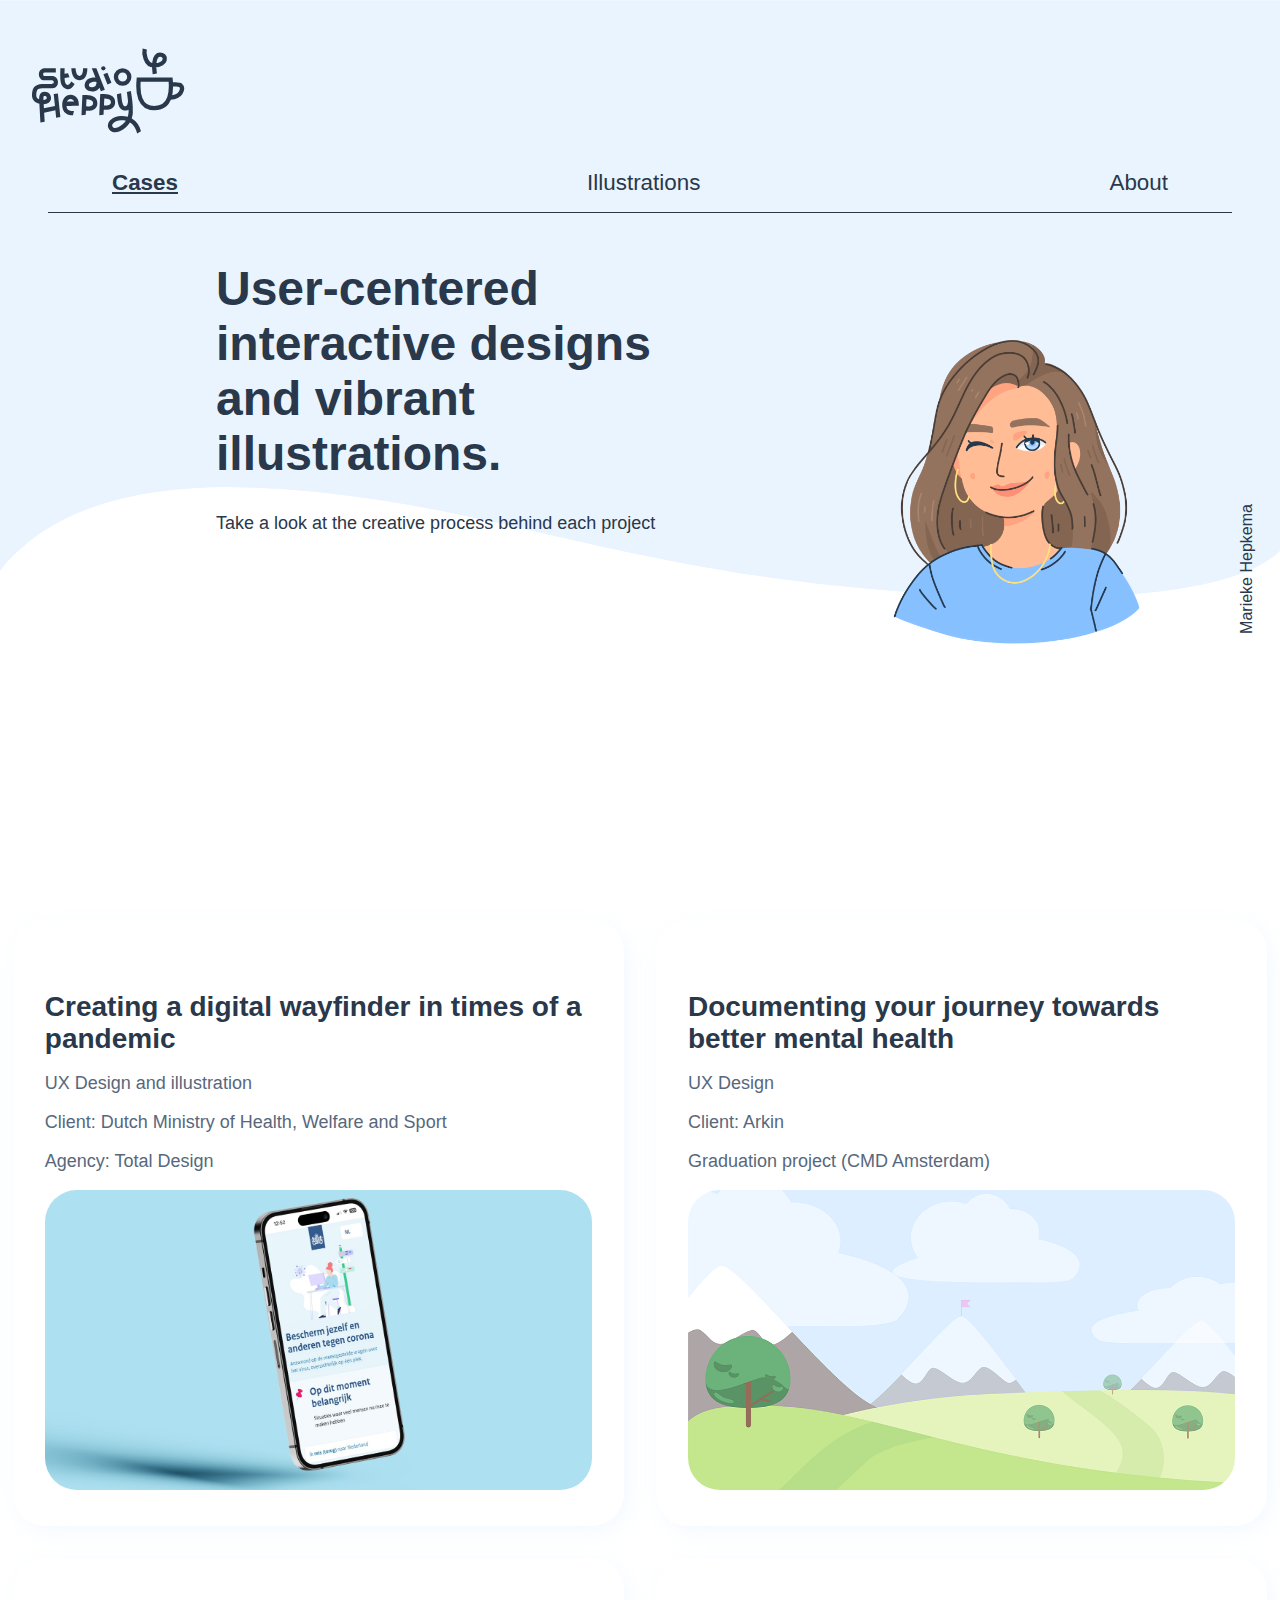
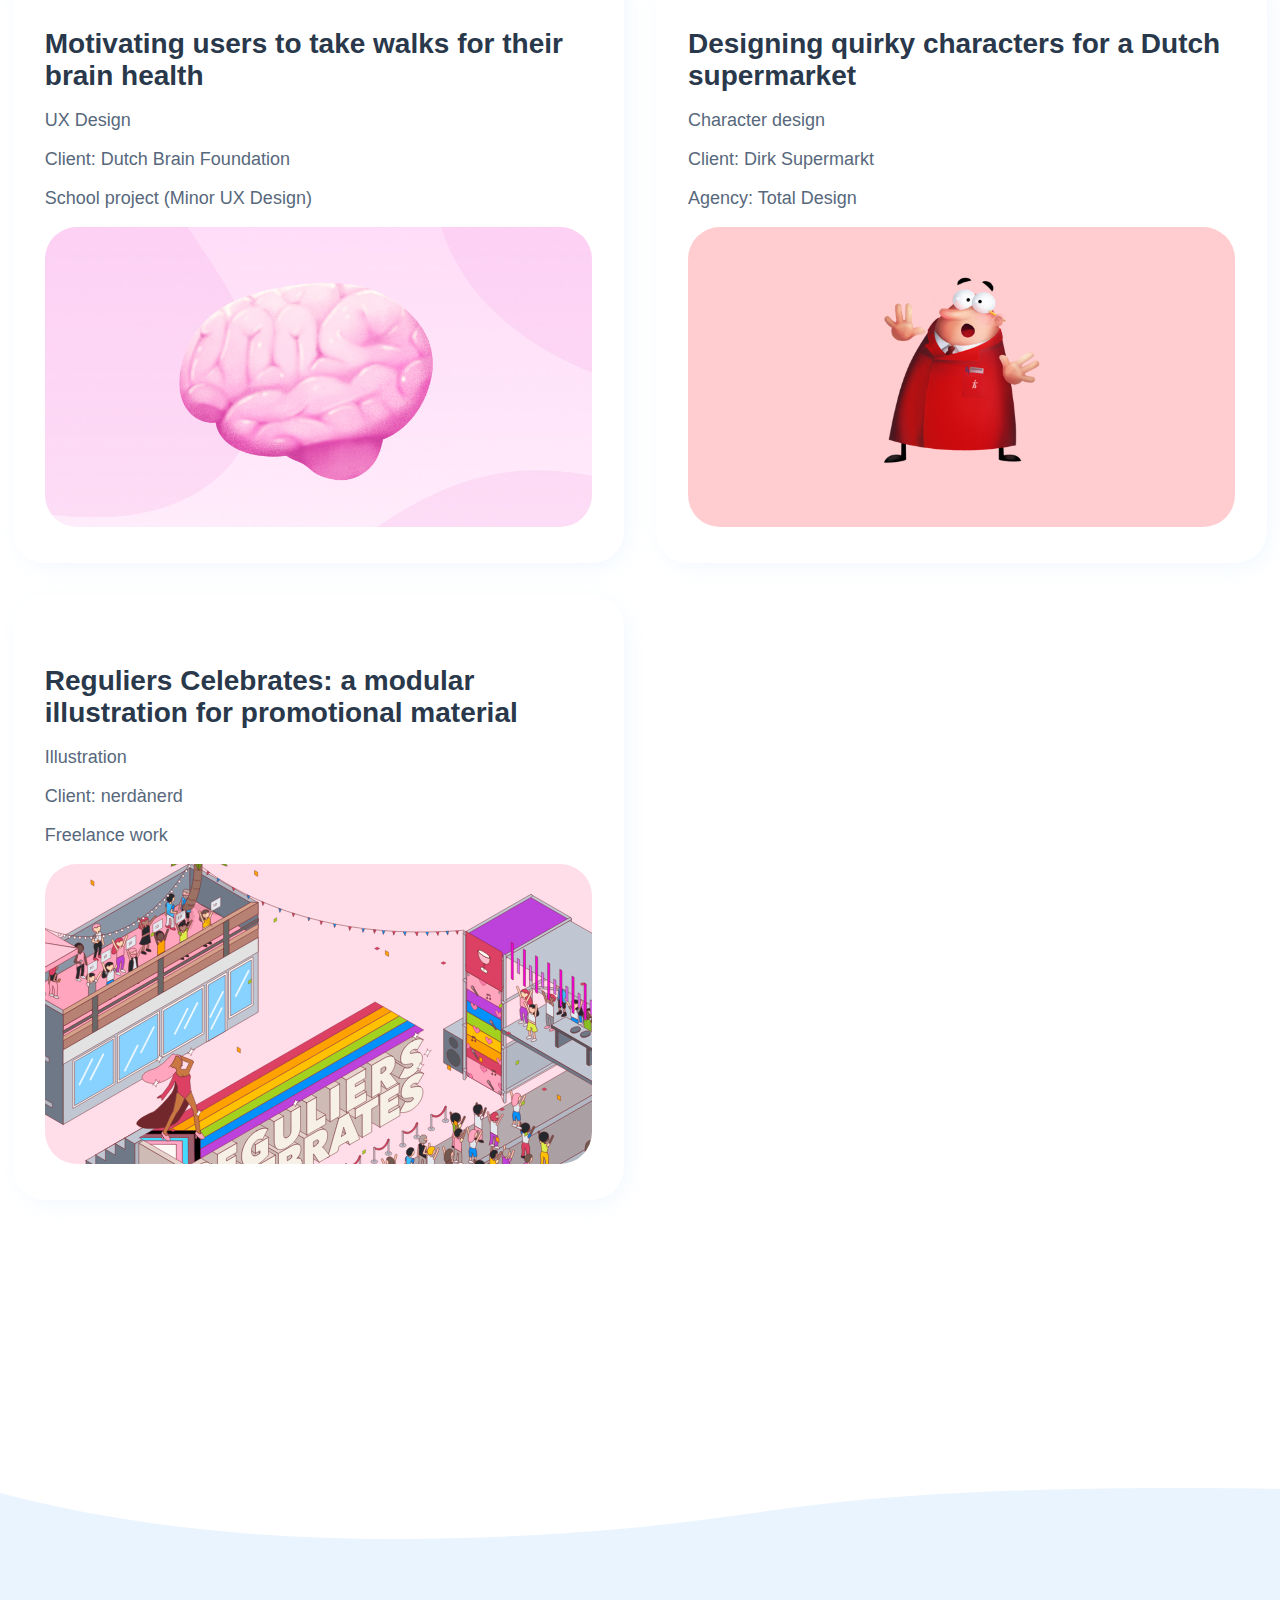
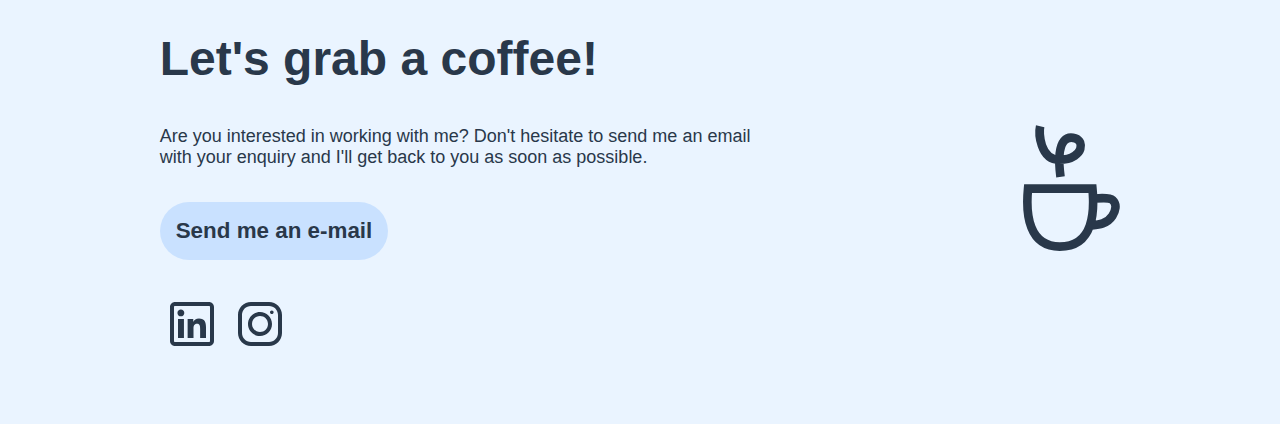
<file: index.html>
<!DOCTYPE html>
<html lang="en">
	<head>
		<meta charset="UTF-8">
		<title>Portfolio Marieke Hepkema</title>
		<link rel="stylesheet" type="text/css" href="styles/styles.css">
		<link href='https://fonts.googleapis.com/css?family=Krona One' rel='stylesheet'>
		<meta name="viewport" content="width=device-width, initial-scale=1">
		<link rel="icon" type="image/x-icon" href="styles/images/favicon.svg">
	</head>
	<body>
		<section class="header">
			<p class="announcement">Please note that I'm currently only available for freelance illustration work, not UX & UI Design.</p>
			<section class="top">
				<a href="index.html" class="logotop">
					<img src="styles/images/logohorizontal.svg">
				</a>
				<nav>
					<ul>
						<li>
							<a href="index.html" class="activetab">Cases</a>
						</li>
						<li>
							<a href="illustrations.html" >Illustrations</a>
						</li>
						<li>
							<a href="about.html">About</a>
						</li>
					</ul>
				</nav>
			</section>
			<section class="intro">
				<h1>User-centered interactive designs and vibrant illustrations.</h1>
				<p>Take a look at the creative process behind each project</p>
				<p class="naam">Marieke Hepkema</p>
				<img class="headerillustration" src="styles/images/profileillustration.png" alt="an illustration of a girl with blue eyes and brown hair, winking.">
			</section>
			
		</section>
		<main>

			<section class="case">
				<a href="VWS.html">
					<h3>Creating a digital wayfinder in times of a pandemic</h3>
					<p>UX Design and illustration</p>
					<p>Client: Dutch Ministry of Health, Welfare and Sport</p>
					<p>Agency: Total Design</p>
					<img alt="a mockup of an iphone with a corona information website" src="styles/images/VWS/VWSpreview.jpg">
				</a>
			</section>

			<section class="case">
				<a href="thehappyjourney.html">
					<h3>Documenting your journey towards better mental health</h3>
					<p>UX Design</p>
					<p>Client: Arkin</p>
					<p>Graduation project (CMD Amsterdam)</p>
					<img alt="an illustration of hills and mountains" src="styles/images/thehappyjourney/thjpreview.png">
				</a>
			</section>

			<section class="case">
				<a href="ommetje.html">
					<h3>Motivating users to take walks for their brain health</h3>
					<p>UX Design</p>
					<p>Client: Dutch Brain Foundation</p>
					<p>School project (Minor UX Design)</p>
					<img alt="pink background with an illustration of a brain on top." src="styles/images/ommetje/previewommetje.jpg">
				</a>
			</section>
			
			<section class="case">
				<a href="voordelers.html">
					<h3>Designing quirky characters for a Dutch supermarket</h3>
					<p>Character design</p>
					<p>Client: Dirk Supermarkt</p>
					<p>Agency: Total Design</p>
					<img alt="Dirk voordeler guy with a pink background" src="styles/images/voordelers/voordelerspreview.png">
				</a>
			</section>

			<section class="case">
				<a href="regulierscelebrates.html">
					<h3>Reguliers Celebrates: a modular illustration for promotional material</h3>
					<p>Illustration</p>
					<p>Client: nerdànerd</p>
					<p>Freelance work</p>
					<img alt="Dirk voordeler guy with a pink background" src="styles/images/regulierscelebrates/RDC-05.svg">
				</a>
			</section>

		
			
		</main>
		<footer>
			<section>
				<h2>Let's grab a coffee!</h2>
						<p>Are you interested in working with me? Don't hesitate to send me an email with your enquiry and I'll get back to you as soon as possible. <!-- <strong>Please note that I'm currently only available for freelance illustration work, not UX & UI Design.</strong>--></p>
				<a class="button" href="mailto:studioheppy@gmail.com" target="blank">Send me an e-mail</a>
				<section class="socials">
					<a href="https://www.linkedin.com/in/marieke-hepkema-04324b158" target="blank">
						<img src="styles/images/icons/linkedin.svg">
					</a>
					<a href="https://www.instagram.com/studioheppy/" target="blank">
						<img src="styles/images/icons/instagram.svg">
					</a>
				</section>
			</section>
			<img alt="illustration of a coffee cup" src="styles/images/coffeecup.svg">
		</footer>
	</body
	<!-- Made possible by free hosting Github <3 -->
	<!--<script type="text/javascript" src="js/portfolio2020.js"></script>-->
</html>
</file>
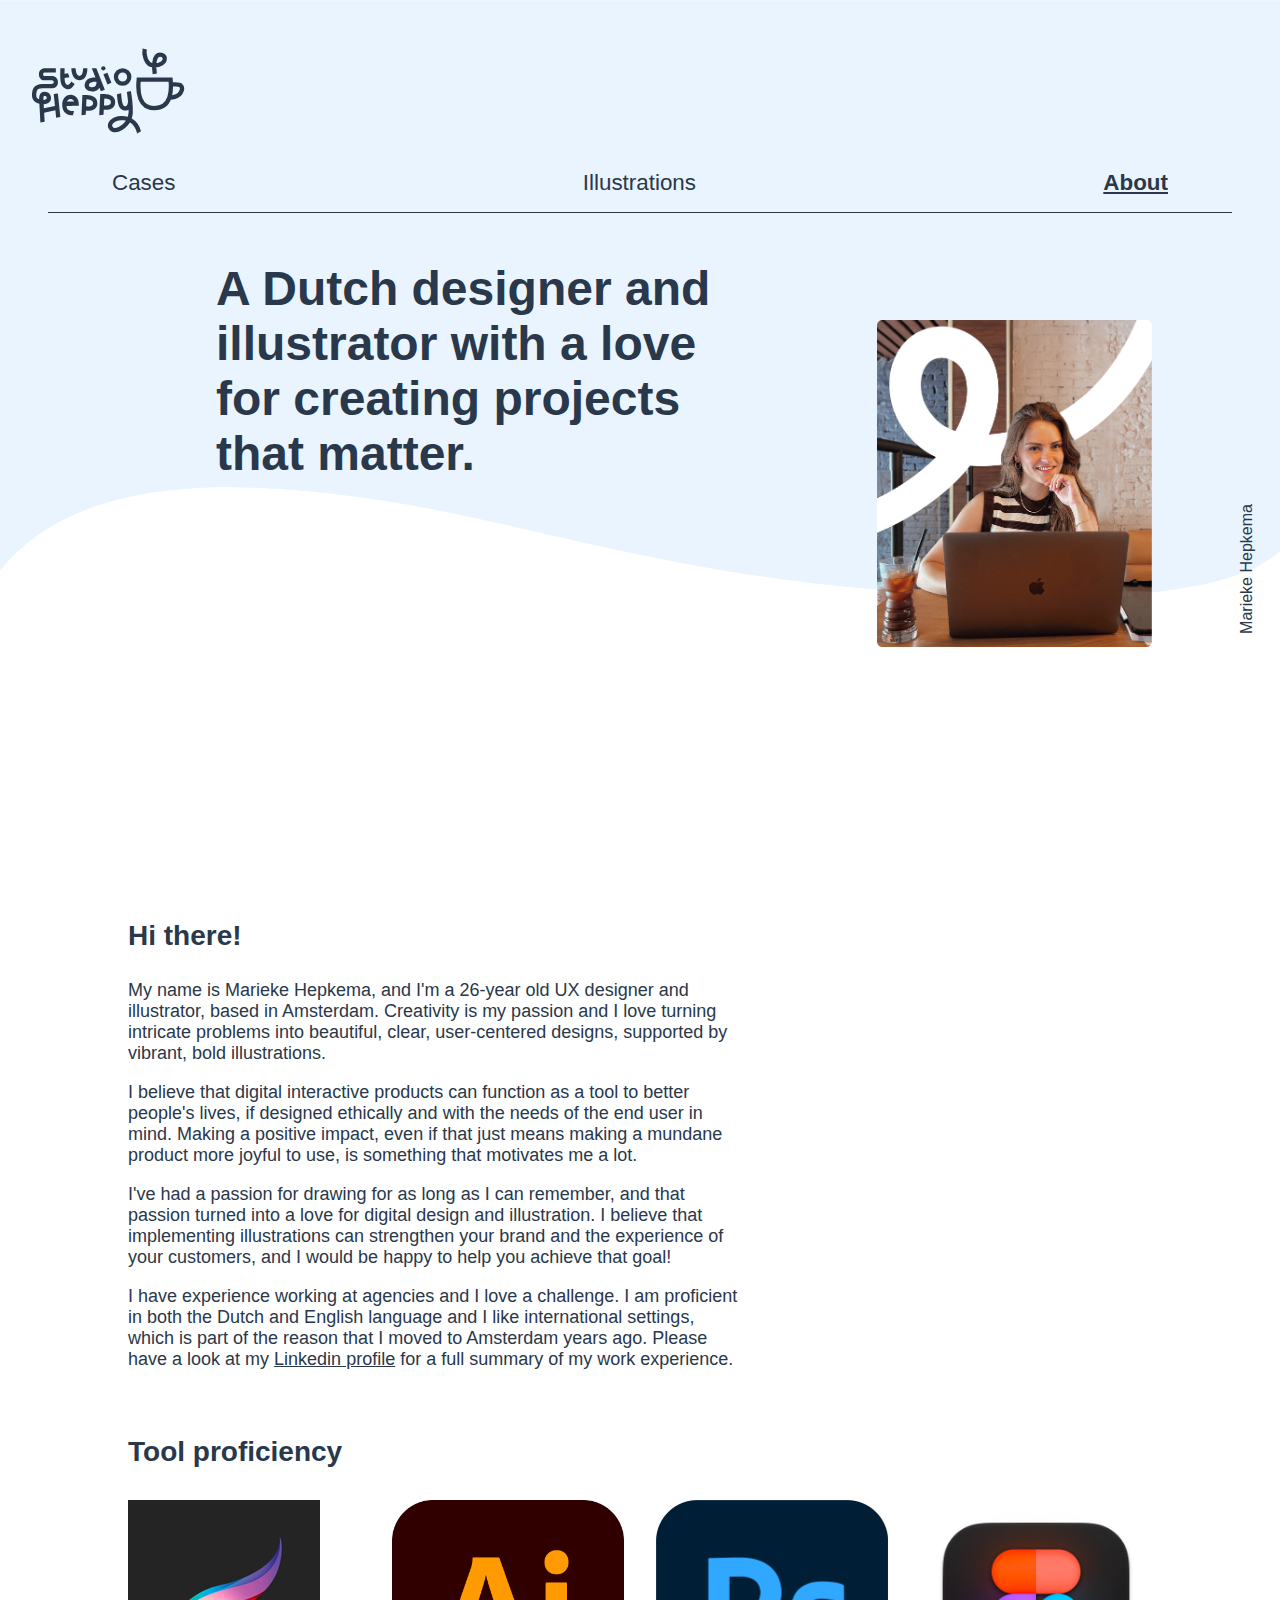
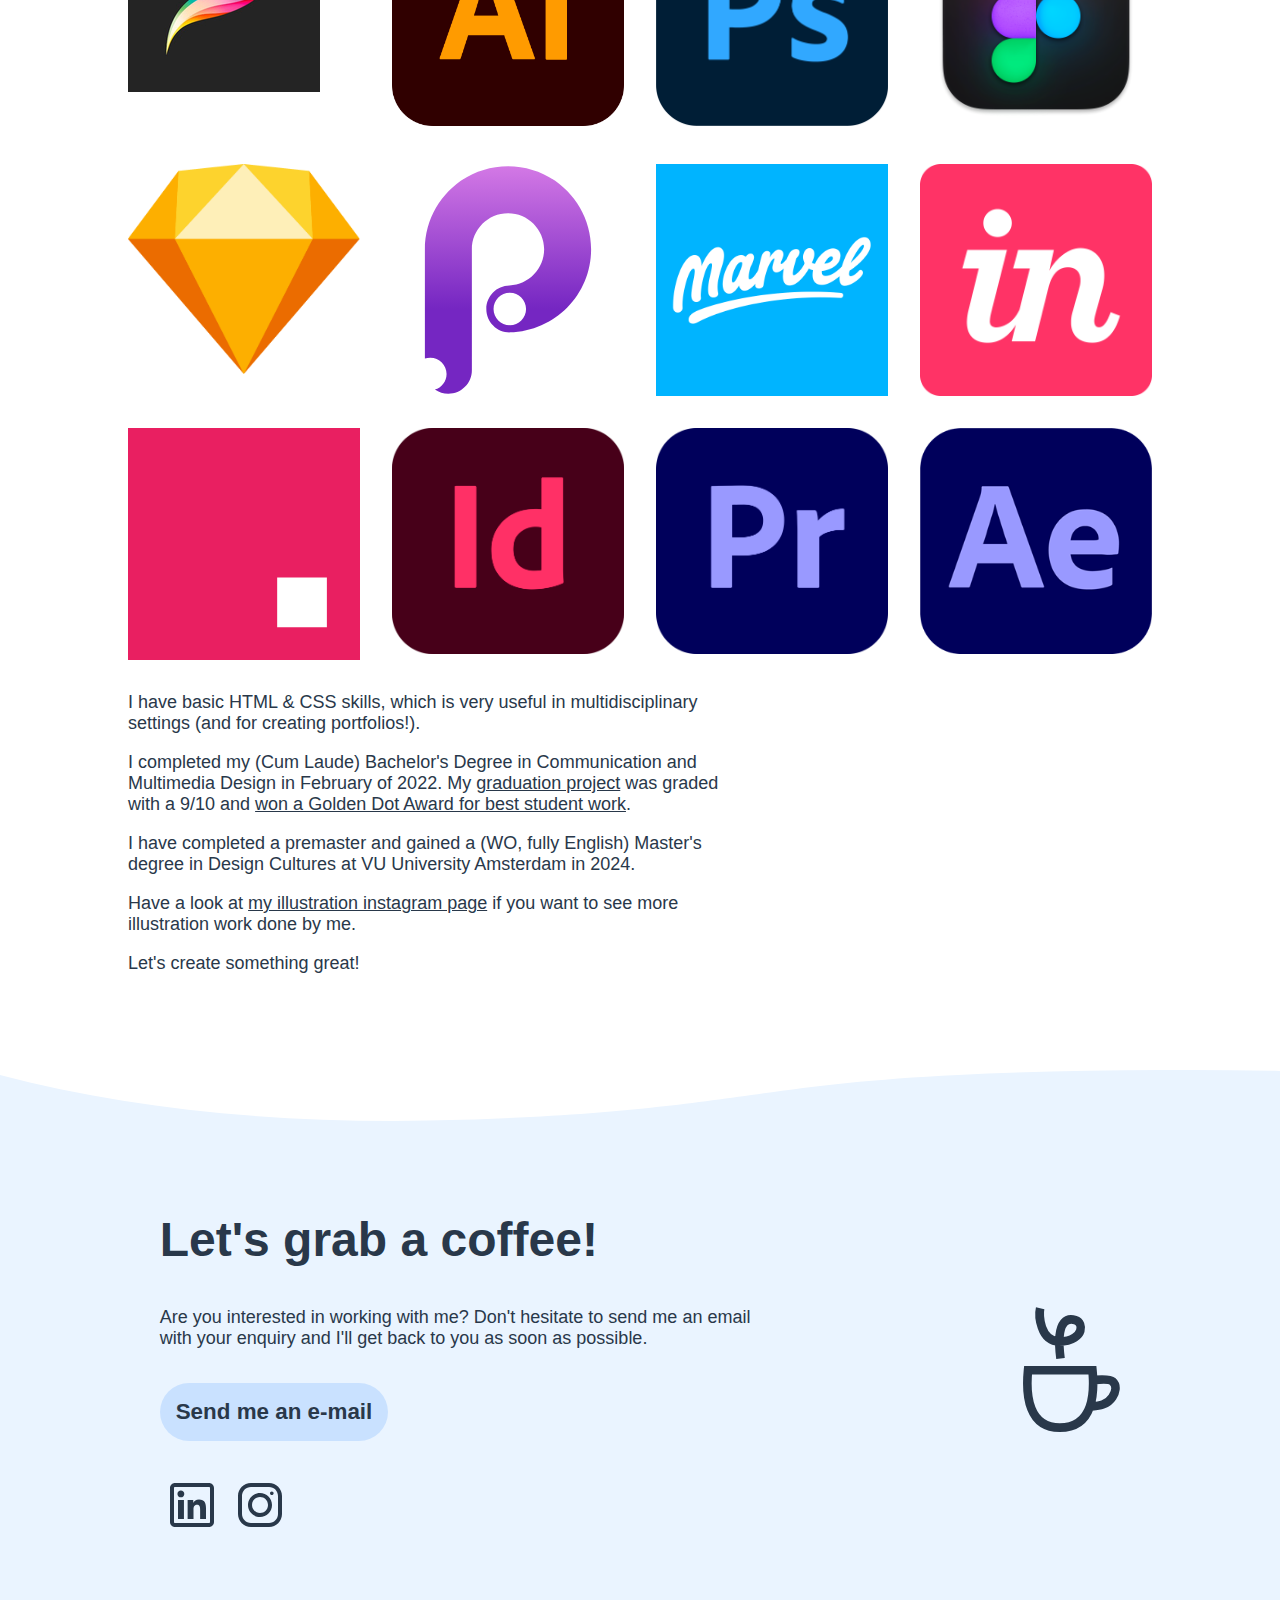
<file: about.html>
<!DOCTYPE html>
<html lang="en">
	<head>
		<meta charset="UTF-8">
		<title>Marieke Hepkema</title>
		<link rel="stylesheet" type="text/css" href="styles/styles.css">
		<link href='https://fonts.googleapis.com/css?family=Krona One' rel='stylesheet'>
		<meta name="viewport" content="width=device-width, initial-scale=1">
		<link rel="icon" type="image/x-icon" href="styles/images/favicon.svg">
	</head>
	<body>
		<section class="header">
			<!--<p class="announcement">Please note that I'm currently only available for freelance illustration work, not UX & UI Design.</p>-->
			<section class="top">
				<a href="index.html" class="logotop">
					<img src="styles/images/logohorizontal.svg">
				</a>
				<nav>
					<ul>
						<li>
							<a href="index.html">Cases</a>
						</li>
						<li>
							<a href="illustrations.html" >Illustrations</a>
						</li>
						<li>
							<a href="about.html" class="activetab">About</a>
						</li>
					</ul>
				</nav>
			</section>
			<section class="intro">
				<h1>A Dutch designer and illustrator with a love for creating projects that matter.</h1>
				<p class="naam">Marieke Hepkema</p>
				<img alt="A picture of me (Marieke, the owner of Studio Heppy) behind a desk with my laptop, ipad and - of course - a coffee (iced in this case). I'm smiling and have one hand holding my chin. My hair is long and brown and a bit wavy, and I'm wearing a sleeveless sweater with brown and white stripes. In the background, there's this curly white thing going on that is part of my branding. It's kind of like a white swirl/loop in the background." class="headerillustration" src="styles/images/profileimage.jpg">
			</section>
			
		</section>
		<main class="projectpage">
			<section>
				<h3>Hi there!</h3>
				<p>
					My name is Marieke Hepkema, and I'm a 26-year old UX designer and illustrator, based in Amsterdam. Creativity is my passion and I love turning intricate problems into beautiful, clear, user-centered designs, supported by vibrant, bold illustrations.
				</p>
				<p>
					I believe that digital interactive products can function as a tool to better people's lives, if designed ethically and with the needs of the end user in mind. Making a positive impact, even if that just means making a mundane product more joyful to use, is something that motivates me a lot.
				</p>
				<p>
					I've had a passion for drawing for as long as I can remember, and that passion turned into a love for digital design and illustration. I believe that implementing illustrations can strengthen your brand and the experience of your customers, and I would be happy to help you achieve that goal!
				</p>
				<p>I have experience working at agencies and I love a challenge. I am proficient in both the Dutch and English language and I like international settings, which is part of the reason that I moved to Amsterdam years ago. Please have a look at my <a href="https://www.linkedin.com/in/marieke-hepkema-04324b158" target="blank">Linkedin profile</a> for a full summary of my work experience.</p>


			<section>
				<h3>Tool proficiency</h3>
				<figure class="tools">
					<img alt="procreate" src="styles/images/tools/procreate.png">
					<img alt="illustrator" src="styles/images/tools/illustrator.png">
					<img alt="photoshop" src="styles/images/tools/photoshop.png">
					<img alt="figma" src="styles/images/tools/figma.png">
					<img alt="sketch" src="styles/images/tools/sketch.png">
					<img alt="principle" src="styles/images/tools/principle.svg">
					<img alt="marvel" src="styles/images/tools/marvel.png">
					<img alt="invision" src="styles/images/tools/invision.png">
					<img alt="invision studio" src="styles/images/tools/invision_studio.svg">
					<img alt="indesign" src="styles/images/tools/indesign.png">
					<img alt="premiere pro" src="styles/images/tools/premiere.png">
					<img alt="after effects" src="styles/images/tools/after_effects.png">
					
					<!--<img alt="html5" src="styles/images/tools/html.png">
					<img alt="css" src="styles/images/tools/css.png">-->
				</figure>
				<p>
				I have basic HTML & CSS skills, which is very useful in multidisciplinary settings (and for creating portfolios!).
				</p>
				<p>I completed my (Cum Laude) Bachelor's Degree in Communication and Multimedia Design in February of 2022. My <a href="thehappyjourney.html">graduation project</a> was graded with a 9/10 and <a href="https://www.hva.nl/kc-fdmci/gedeelde-content/nieuws/nieuwsberichten/2022/07/geslaagde-projecten-met-studenten.html" target="blank">won a Golden Dot Award for best student work</a>.</p>
				<p>I have completed a premaster and gained a (WO, fully English) Master's degree in Design Cultures at VU University Amsterdam in 2024.</p>
				<p>Have a look at <a href="https://www.instagram.com/studioheppy/" target="blank">my illustration instagram page</a> if you want to see more illustration work done by me.</p>
				<p>Let's create something great!</p>

			</section>
		</main>
		<footer>
			<section>
				<h2>Let's grab a coffee!</h2>
						<p>Are you interested in working with me? Don't hesitate to send me an email with your enquiry and I'll get back to you as soon as possible. <!-- <strong>Please note that I'm currently only available for freelance illustration work, not UX & UI Design.</strong>--></p>
				<a class="button" href="mailto:studioheppy@gmail.com" target="blank">Send me an e-mail</a>
				<section class="socials">
					<a href="https://www.linkedin.com/in/marieke-hepkema-04324b158" target="blank">
						<img src="styles/images/icons/linkedin.svg">
					</a>
					<a href="https://www.instagram.com/studioheppy/" target="blank">
						<img src="styles/images/icons/instagram.svg">
					</a>
				</section>
			</section>
			<img alt="illustration of a coffee cup" src="styles/images/coffeecup.svg">
		</footer>
		
	</body>
	<!--<script type="text/javascript" src="js/portfolio202
</html>
</file>
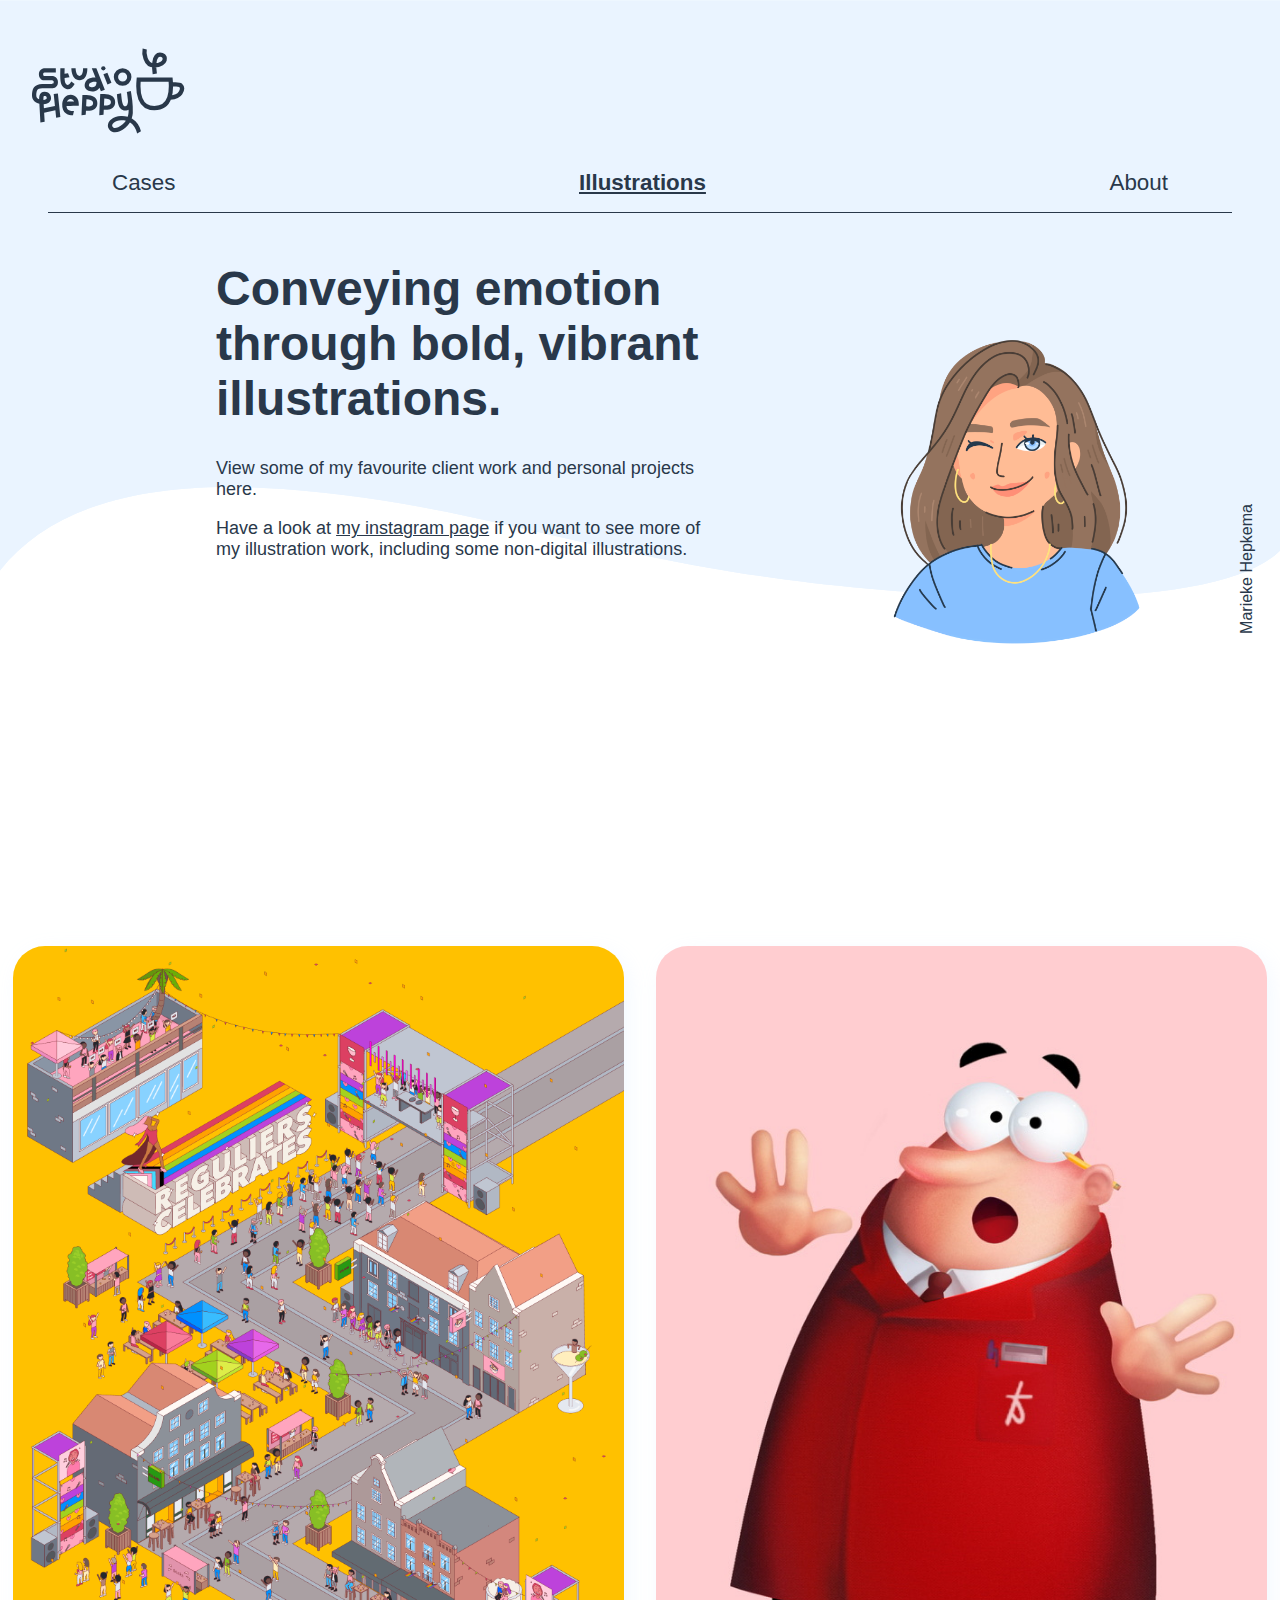
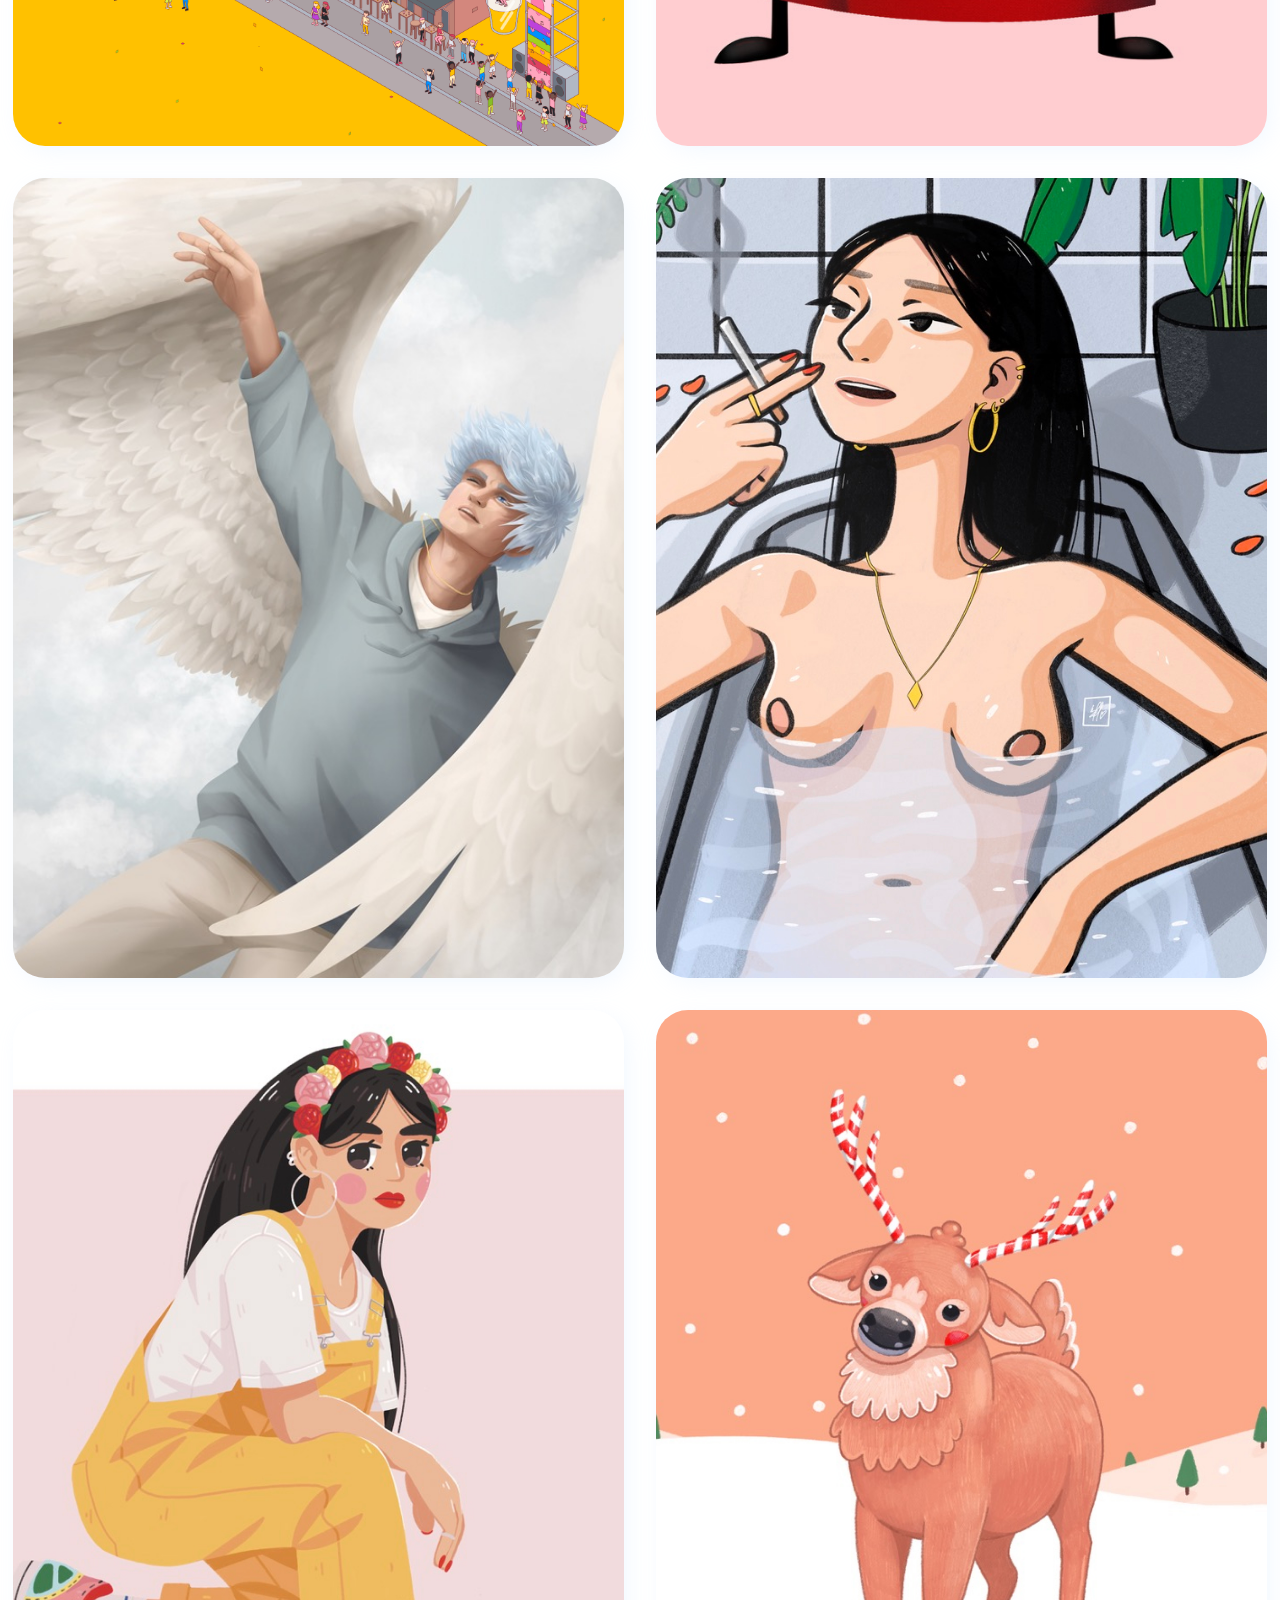
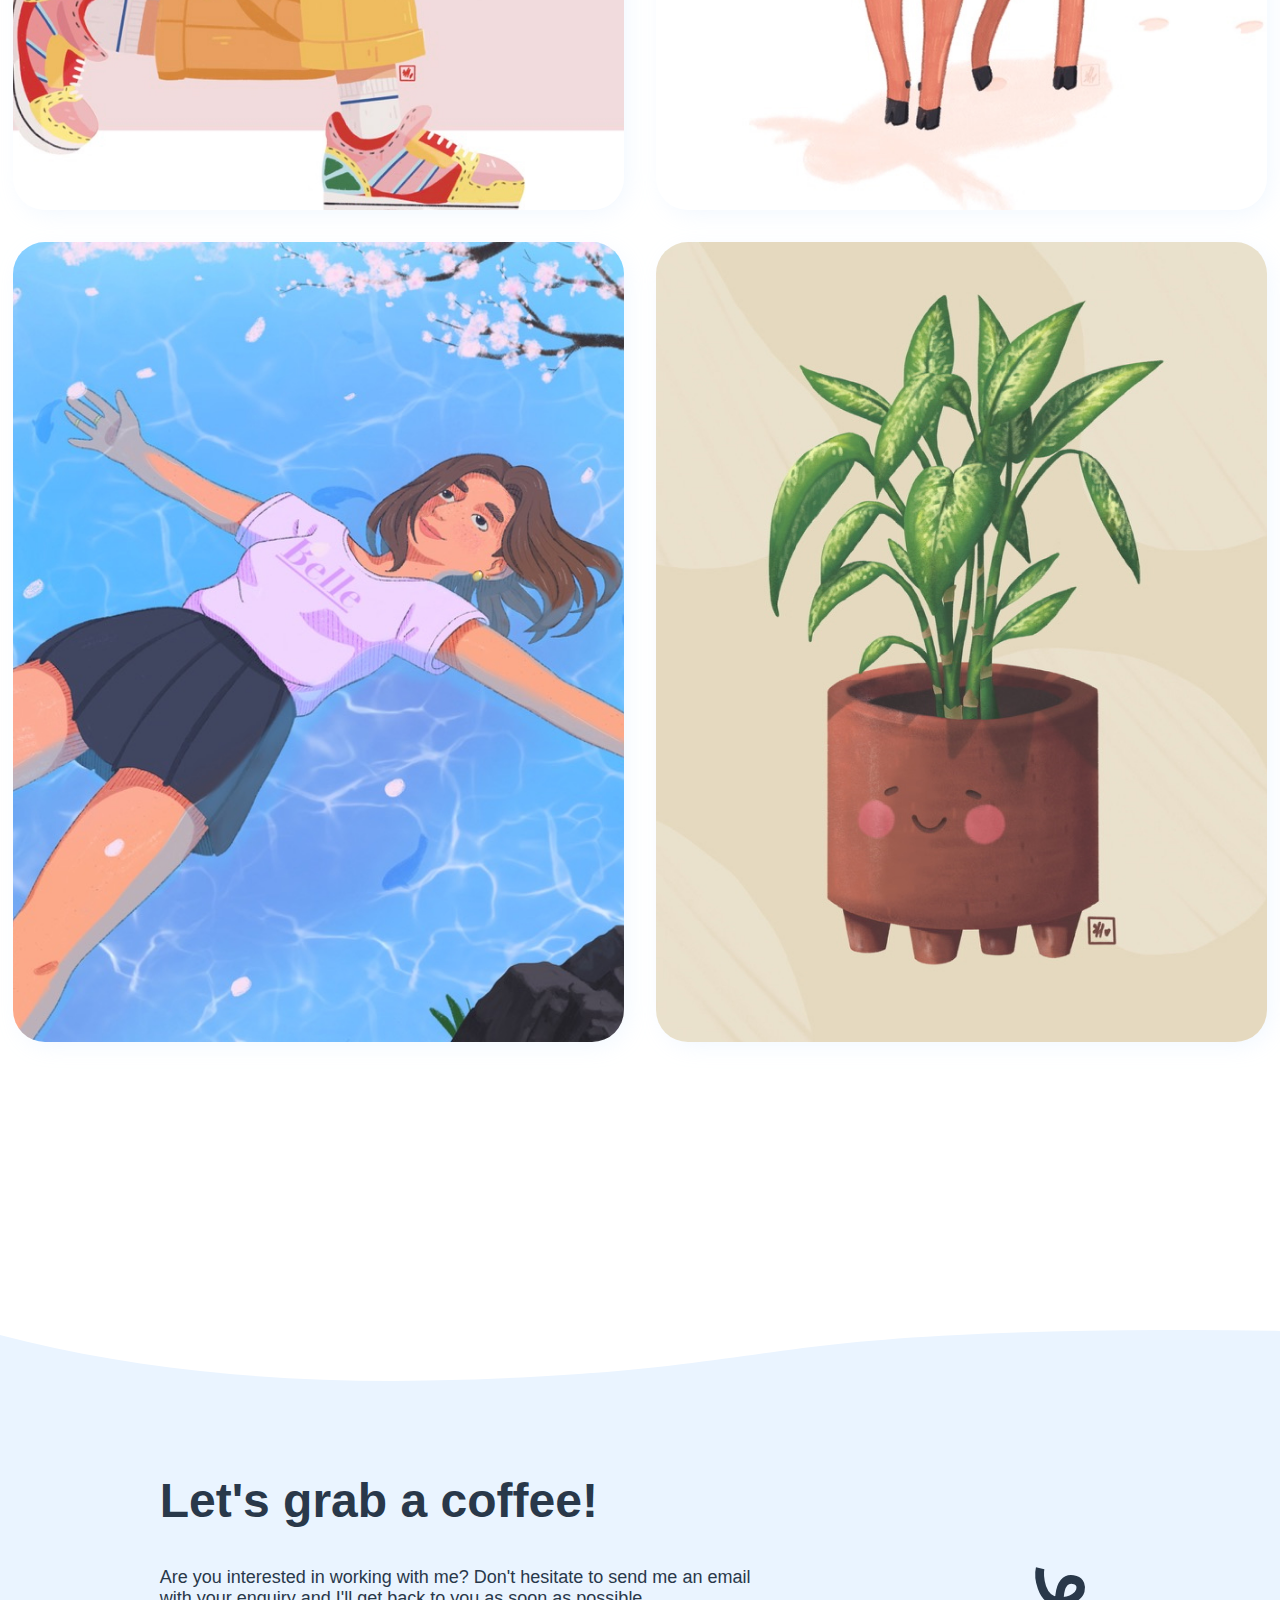
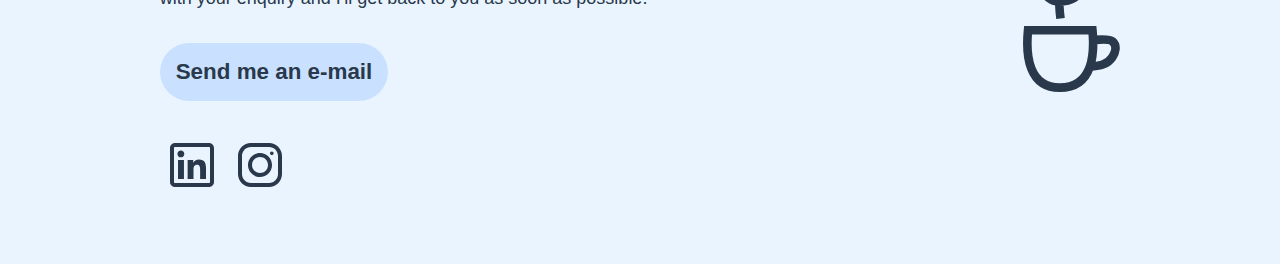
<file: illustrations.html>
<!DOCTYPE html>
<html lang="en">
	<head>
		<meta charset="UTF-8">
		<title>Portfolio Marieke Hepkema</title>
		<link rel="stylesheet" type="text/css" href="styles/styles.css">
		<link href='https://fonts.googleapis.com/css?family=Krona One' rel='stylesheet'>
		<meta name="viewport" content="width=device-width, initial-scale=1">
		<link rel="icon" type="image/x-icon" href="styles/images/favicon.svg">
	</head>
	<body>
		<section class="header">
			<p class="announcement">Please note that I'm currently only available for freelance illustration work, not UX & UI Design.</p>
			<section class="top">
				<a href="index.html" class="logotop">
					<img src="styles/images/logohorizontal.svg">
				</a>
				<nav>
					<ul>
						<li>
							<a href="index.html">Cases</a>
						</li>
						<li>
							<a href="index.html" class="activetab" >Illustrations</a>
						</li>
						<li>
							<a href="about.html">About</a>
						</li>
					</ul>
				</nav>
			</section>
			<section class="intro">
				<h1>Conveying emotion through bold, vibrant illustrations.</h1>
				<p>View some of my favourite client work and personal projects here. </p>
				<p>Have a look at <a href="https://www.instagram.com/studioheppy/" target="blank">my instagram page</a> if you want to see more of my illustration work, including some non-digital illustrations.</p>
				<p class="naam">Marieke Hepkema</p>
				<img class="headerillustration" src="styles/images/profileillustration.png" alt="an illustration of a girl with blue eyes and brown hair, winking.">
			</section>
		</section>
		


		<main>

			<section class="illustration">
					<img src="styles/images/illustrations/RDC-01.png" alt="An isometric illustration of the Reguliersdwarsstraat in Amsterdam with a festival happening there. There's lots of people and some famous clubs are illustrated as well. There is a stage and a logo called REGULIERS CELEBRATES with a pride flag on top and a drag queen posing on the pride flag runway. The colours are very vibrant and there's quite a lot happening in this illustration, showing the various aspects of the festival. ">
			</section>

			<section class="illustration">
					<img src="styles/images/illustrations/voordeler.jpg" alt="an illustration of a 'voordeler', which is a little guy in a red coat that promotes the Dirk van den Broek supermarket. He's looking surprised, with his hands lifted a bit in the air.">
			</section>

			<section class="illustration">
					<img src="styles/images/illustrations/angel.jpg" alt="An illustration of a falling male angel in a blue-greyish hoodie. One arm is reaching to the sky as he falls, and he has one eye closed. His golden necklace is lifted in the air.">
			</section>
			
			<section class="illustration">
					<img src="styles/images/illustrations/metime.jpg" alt="an illustration of a naked woman in a bathtub, smoking a cigarette. She's looking away with a bit of an indifferent look on her face, and she's wearing some gold jewelerry. In the back you can see a plant and there are some flower petals scattered around the bathtub.">
			</section>
			<section class="illustration">
					<img src="styles/images/illustrations/flowers.jpg" alt="an illustration of a squatting girl, leaning with her right arm on her right knee. She's wearing yellow overalls and a flower crown on her head.">
			</section>
			<section class="illustration">
					<img src="styles/images/illustrations/deer.jpg" alt="An illustration with a pencil look to it of a deer with candy antlers, in a snowscape. The sky is a bit orange and there are pine trees on the snowy hills in the background.">
			</section>
			
			<section class="illustration">
					<img src="styles/images/illustrations/zeester.jpg" alt="An illustration of a brown-haired girl drifting in the water with a smile on her face. She's wearing a lilac shirt with 'Belle' on it and a dark blue-greyish skirt. There are some fish in the water, and cherry blossom petals are falling into the water from a tree on the shore.">
			</section>
			<section class="illustration">
					<img src="styles/images/illustrations/plant.jpg" alt="An illustration of a plant in a brown pot with 4 legs. There's a smiling, blushing face on the pot, and the background of the image is a bit of a yellowy beige.">
			</section>
		</main>




		<footer>
			<section>
				<h2>Let's grab a coffee!</h2>
						<p>Are you interested in working with me? Don't hesitate to send me an email with your enquiry and I'll get back to you as soon as possible. <!-- <strong>Please note that I'm currently only available for freelance illustration work, not UX & UI Design.</strong>--></p>
				<a class="button" href="mailto:studioheppy@gmail.com" target="blank">Send me an e-mail</a>
				<section class="socials">
					<a href="https://www.linkedin.com/in/marieke-hepkema-04324b158" target="blank">
						<img src="styles/images/icons/linkedin.svg">
					</a>
					<a href="https://www.instagram.com/studioheppy/" target="blank">
						<img src="styles/images/icons/instagram.svg">
					</a>
				</section>
			</section>
			<img alt="illustration of a coffee cup" src="styles/images/coffeecup.svg">
		</footer>
	</body>
	<!--<script type="text/javascript" src="js/portfolio2020.js"></script>-->
</html>
</file>
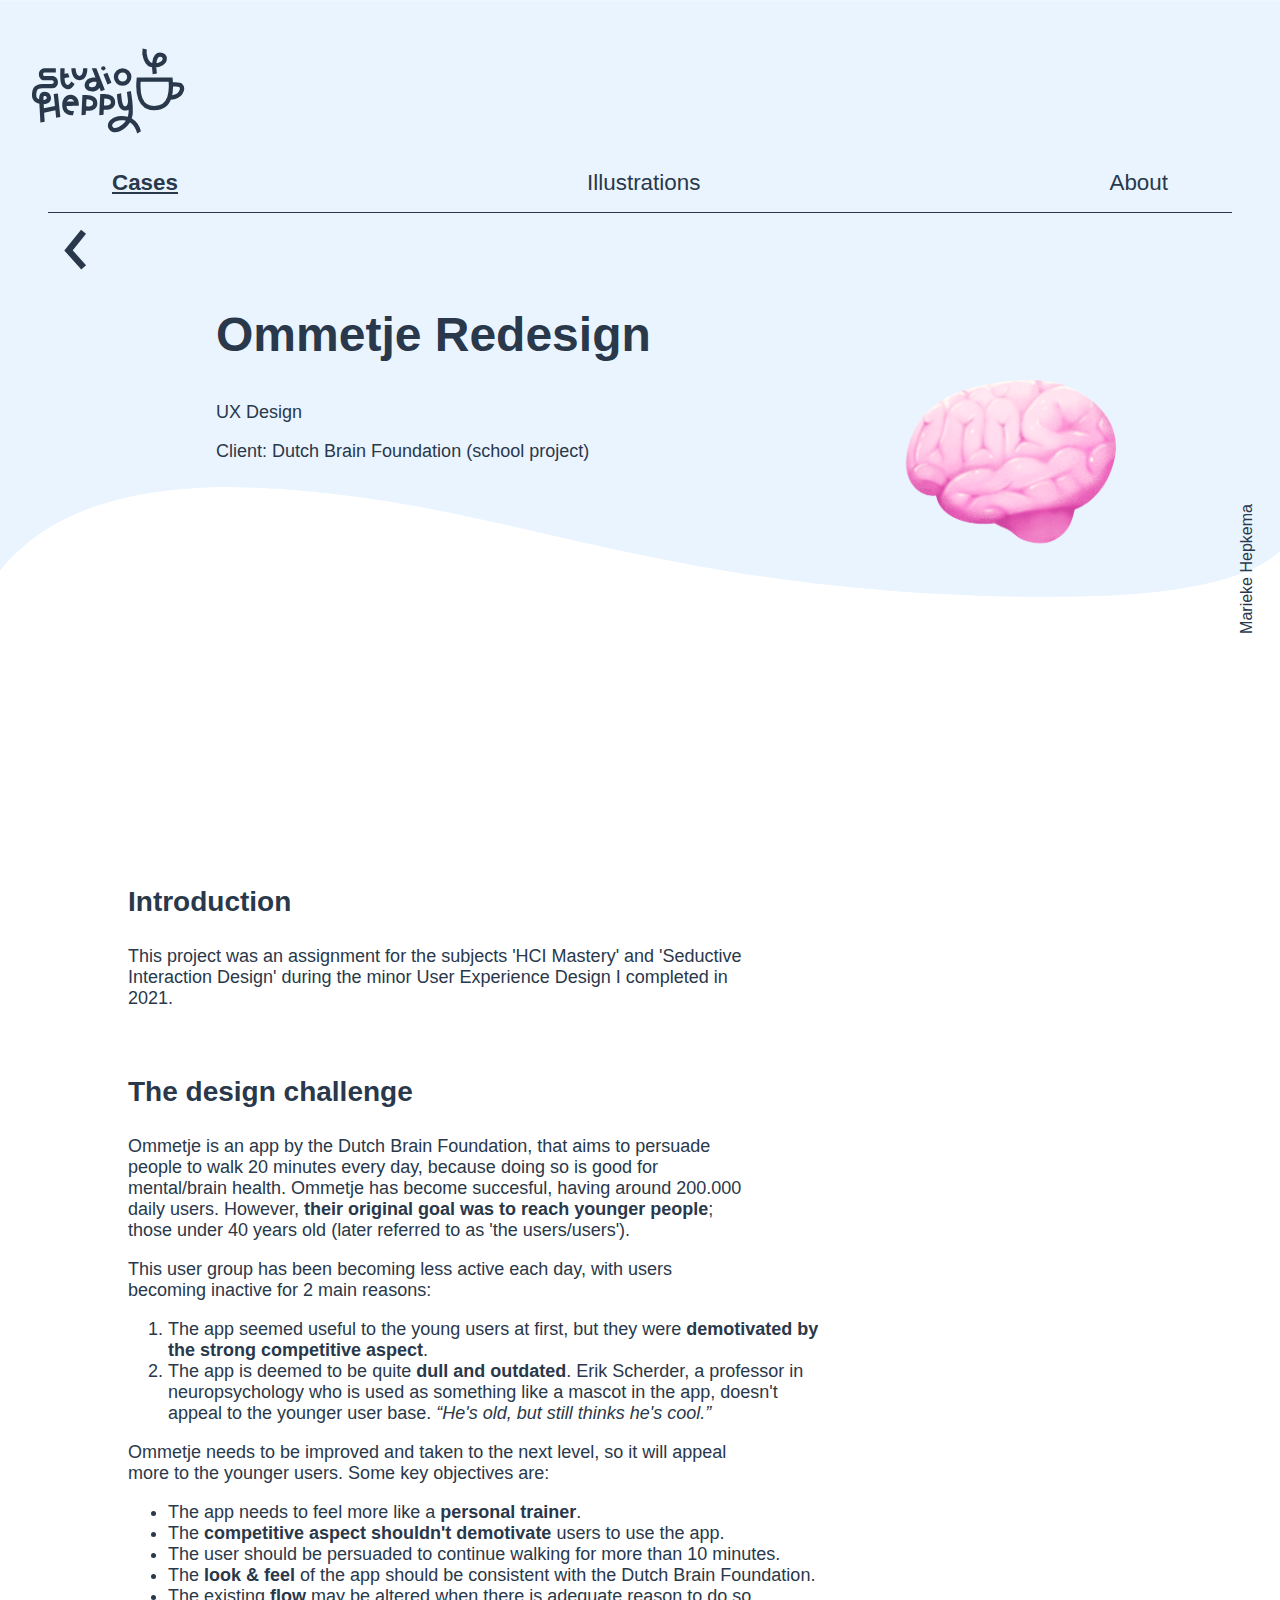
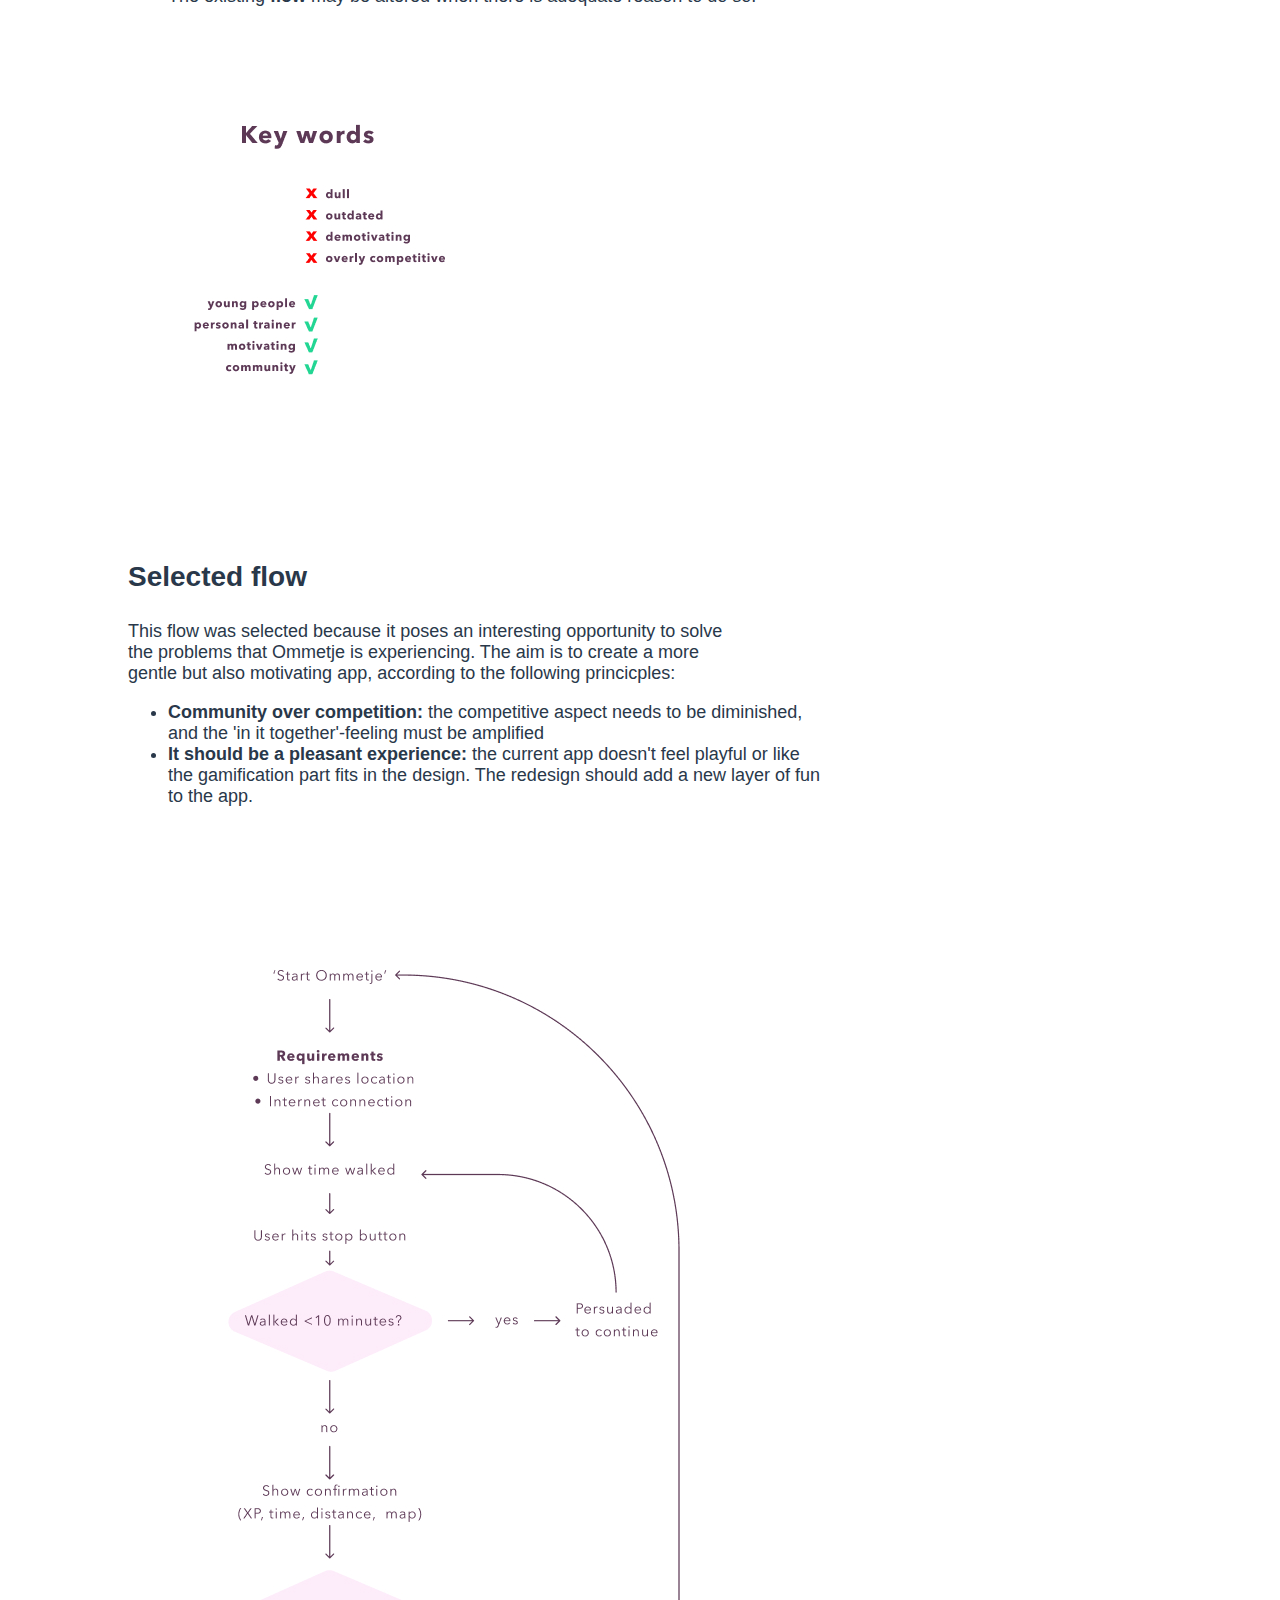
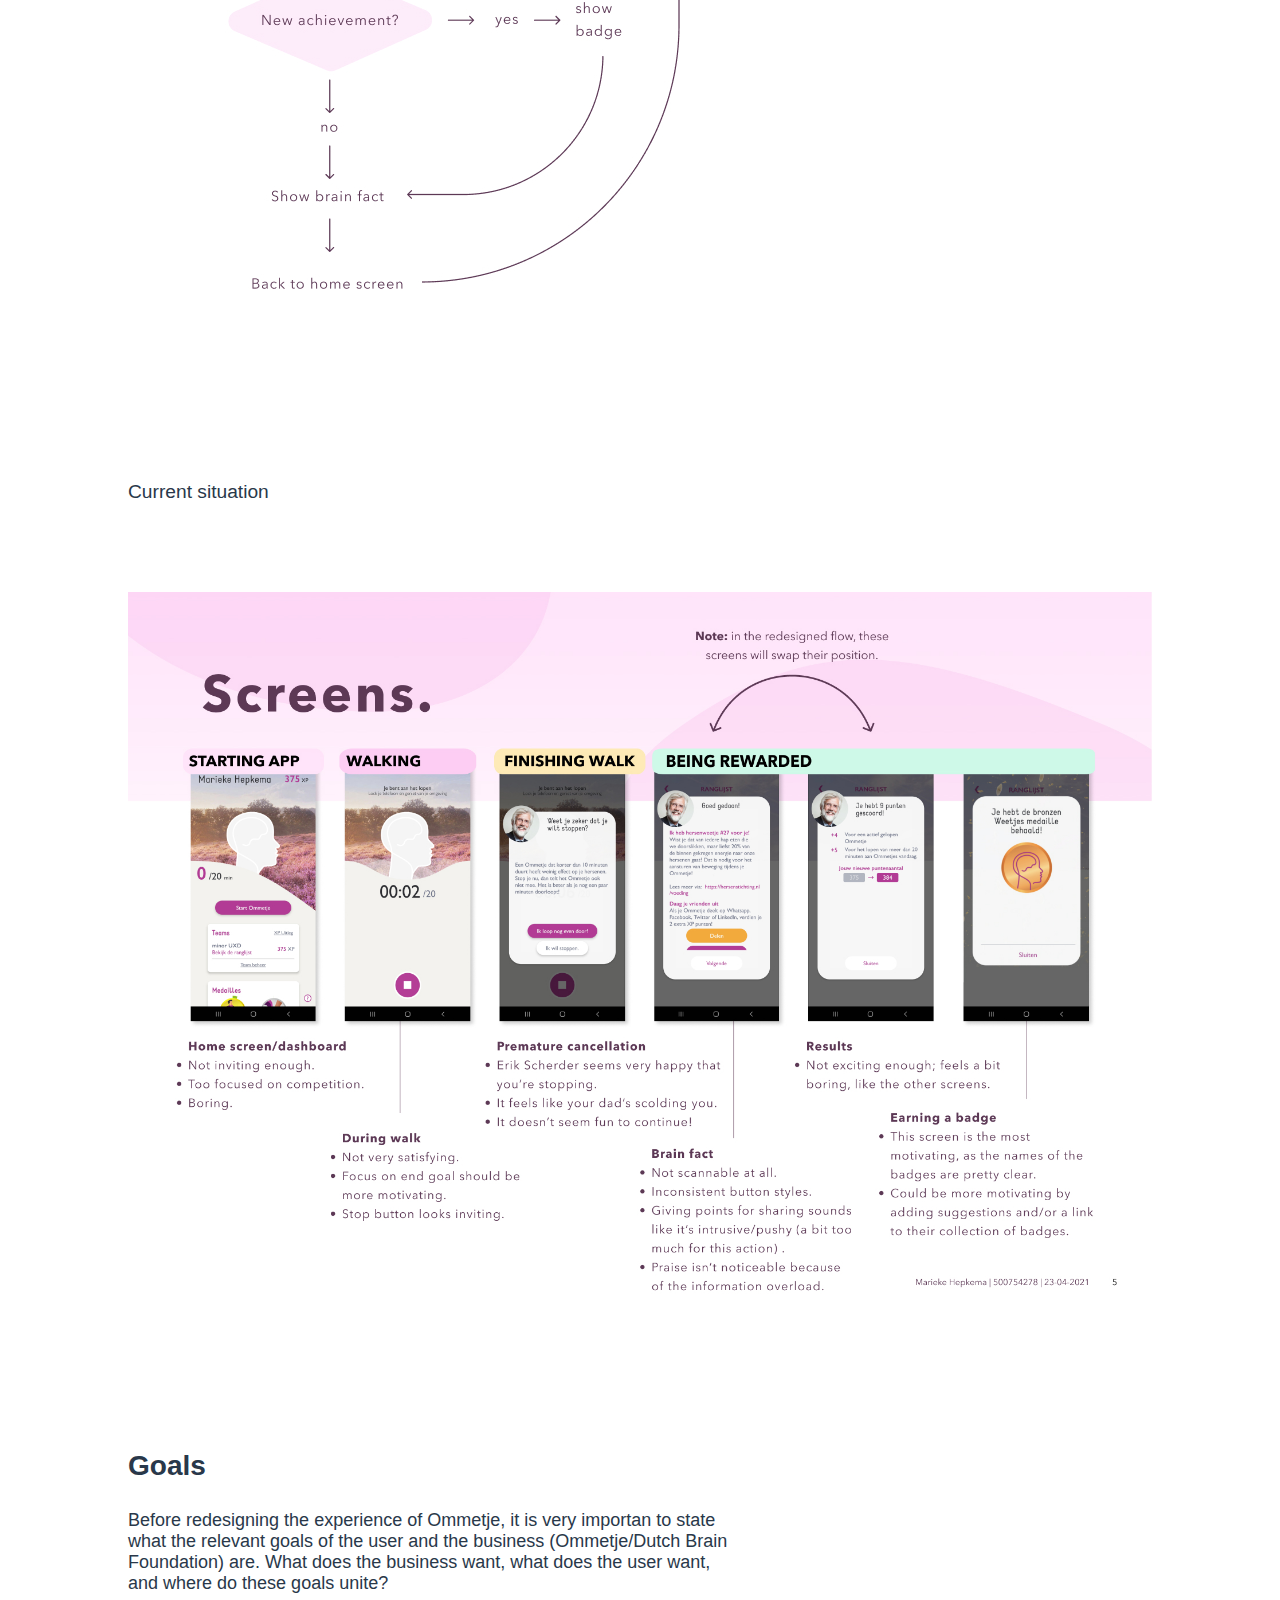
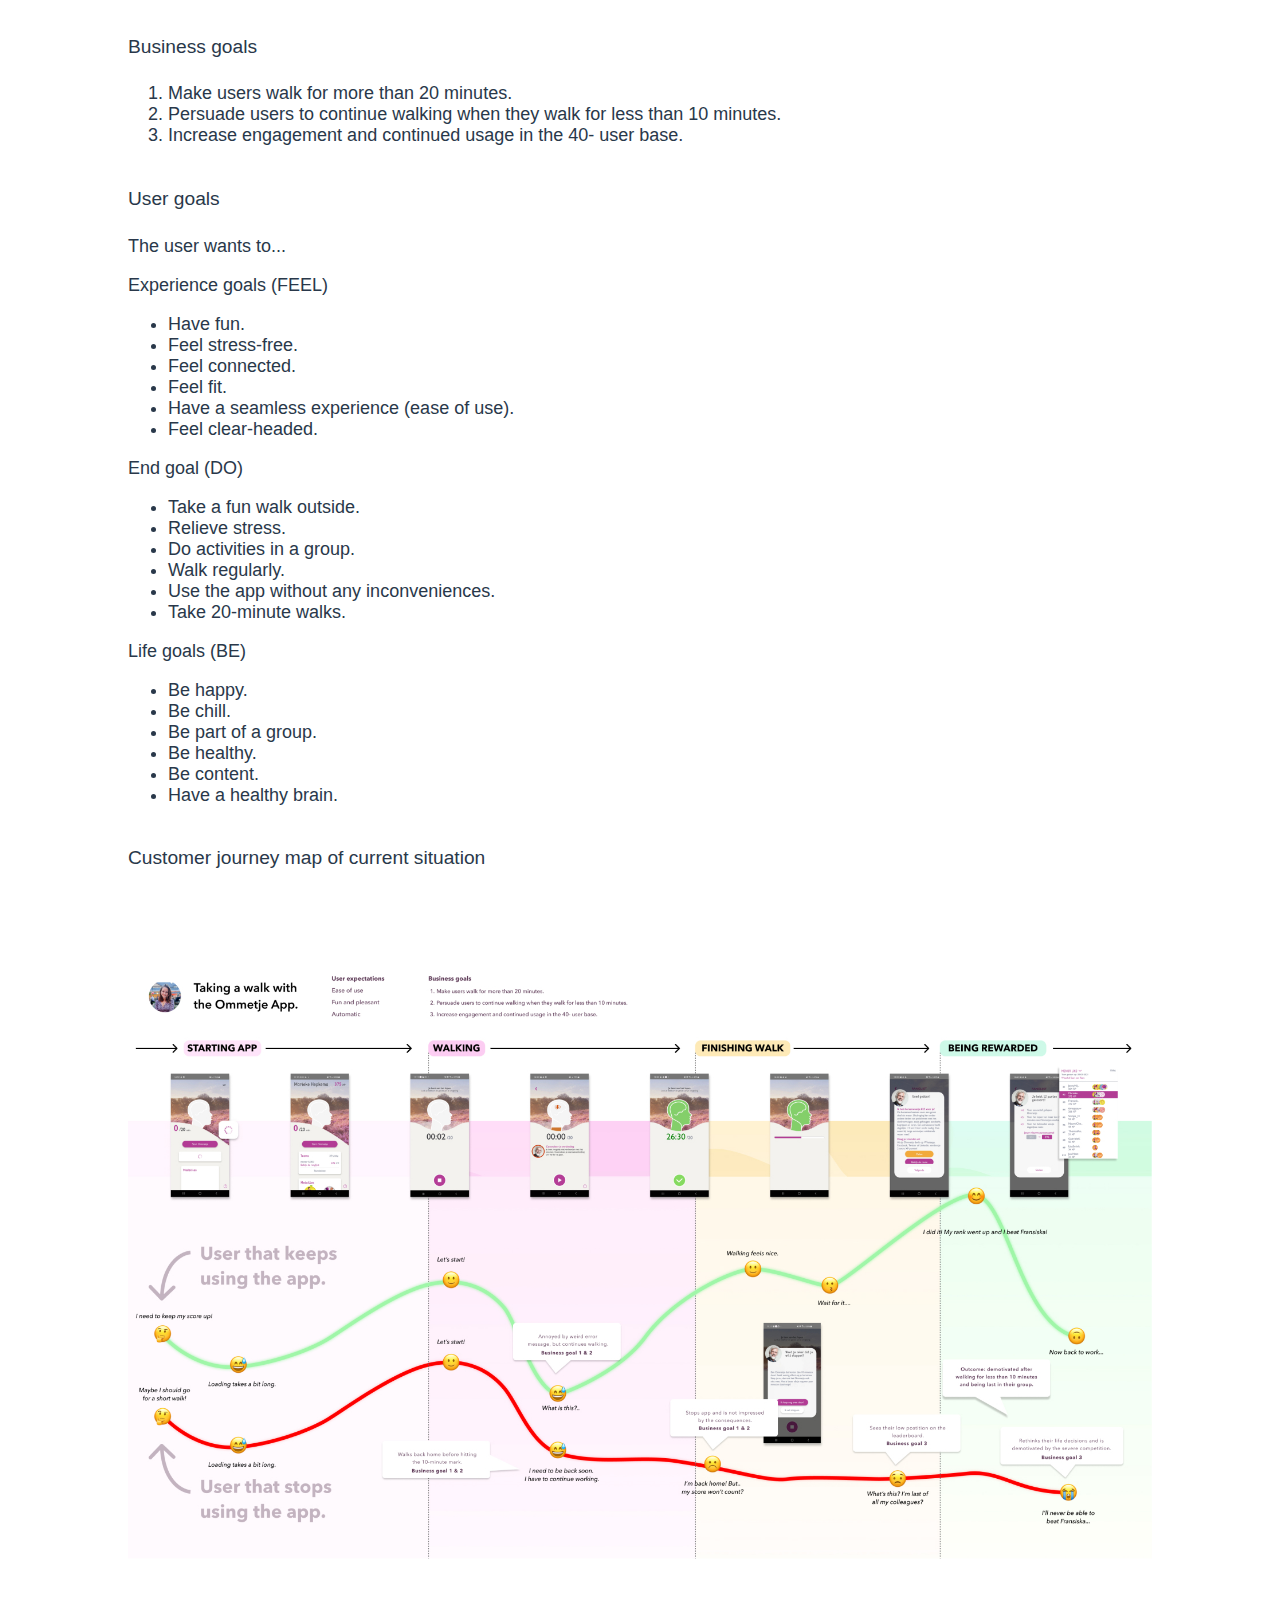
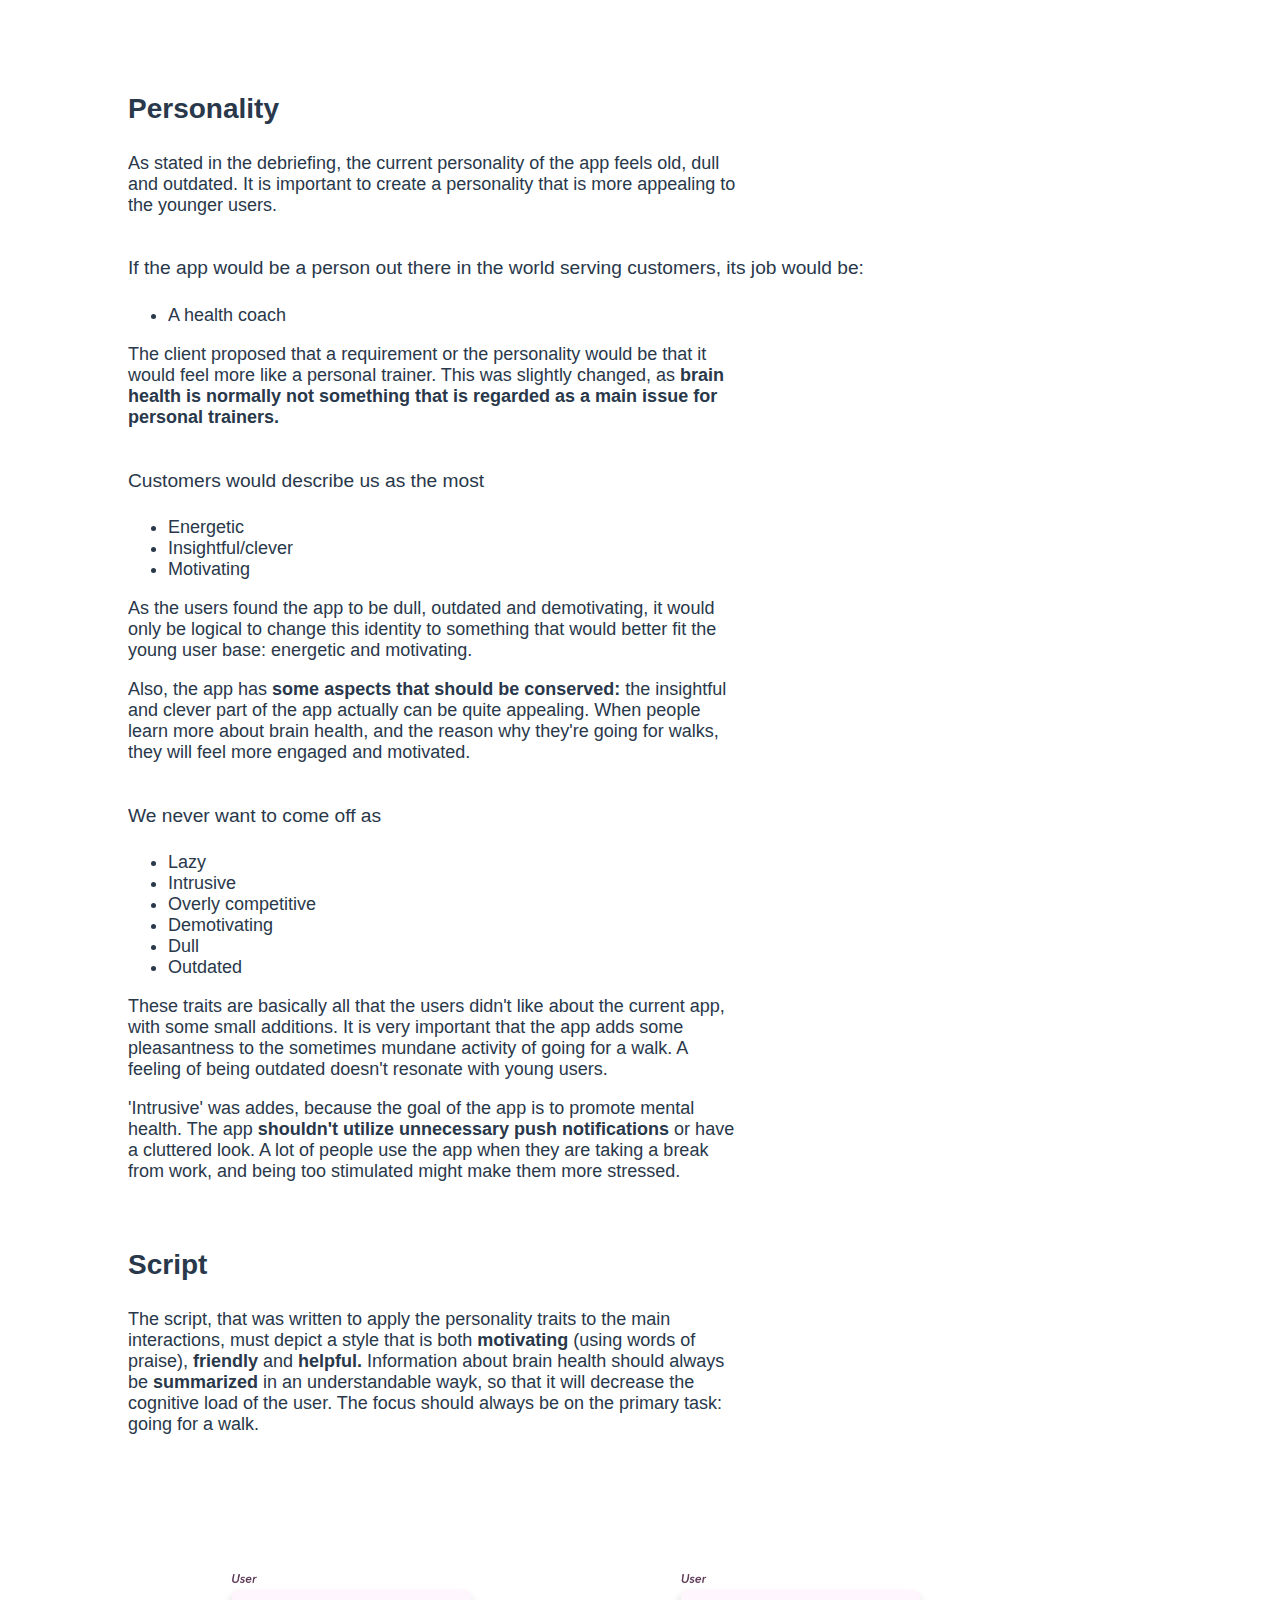
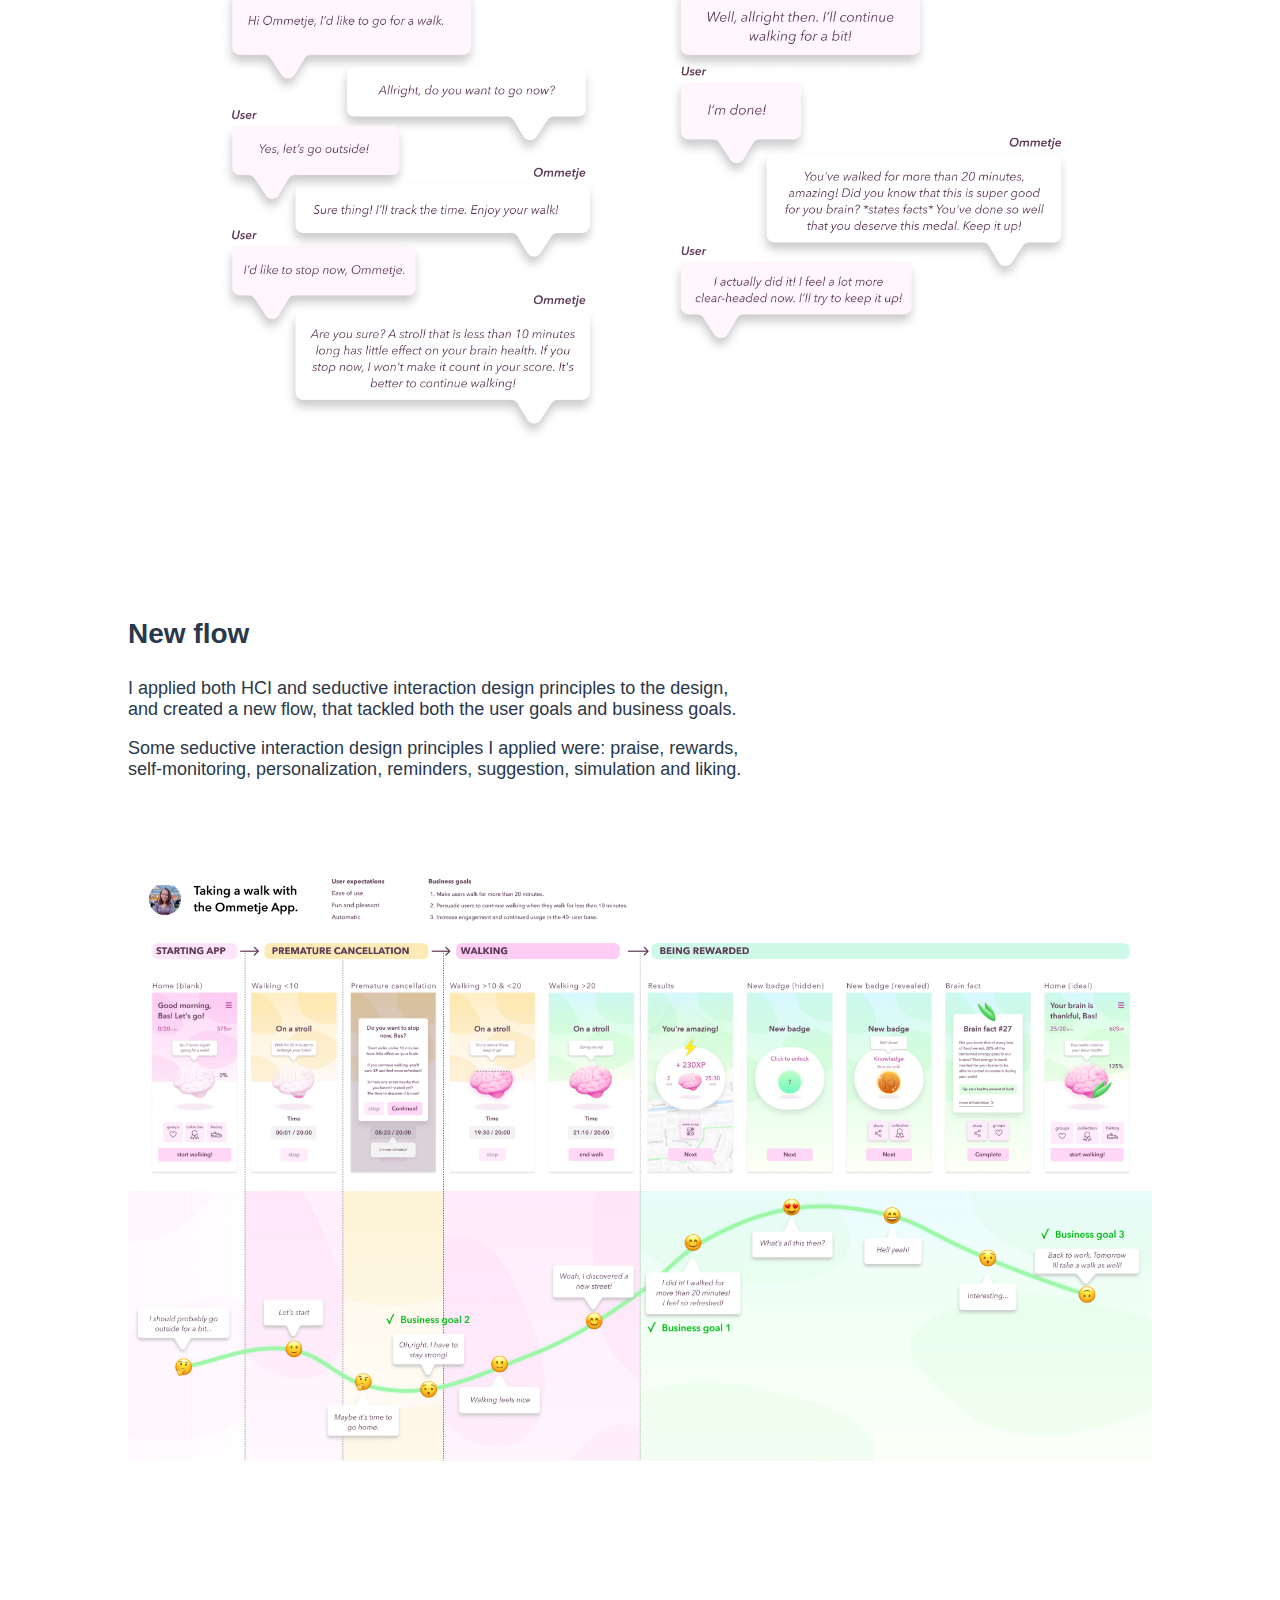
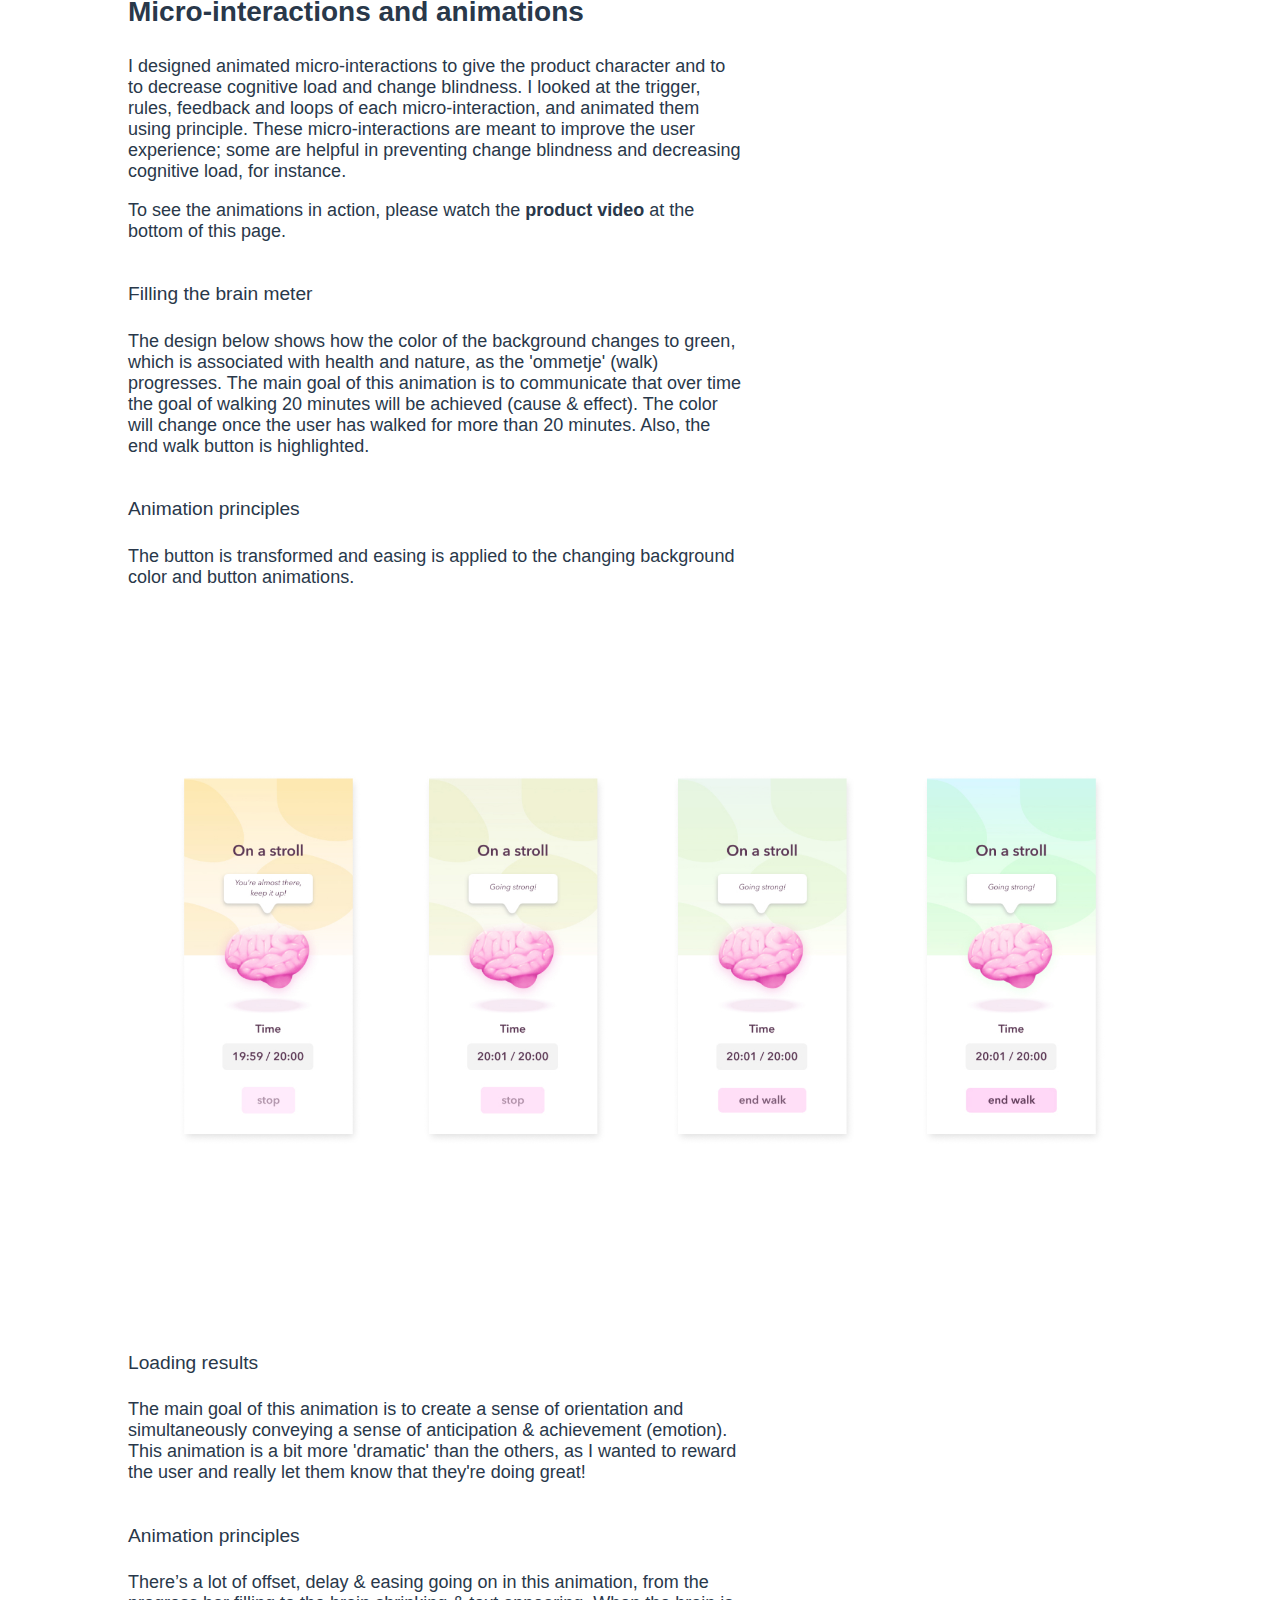
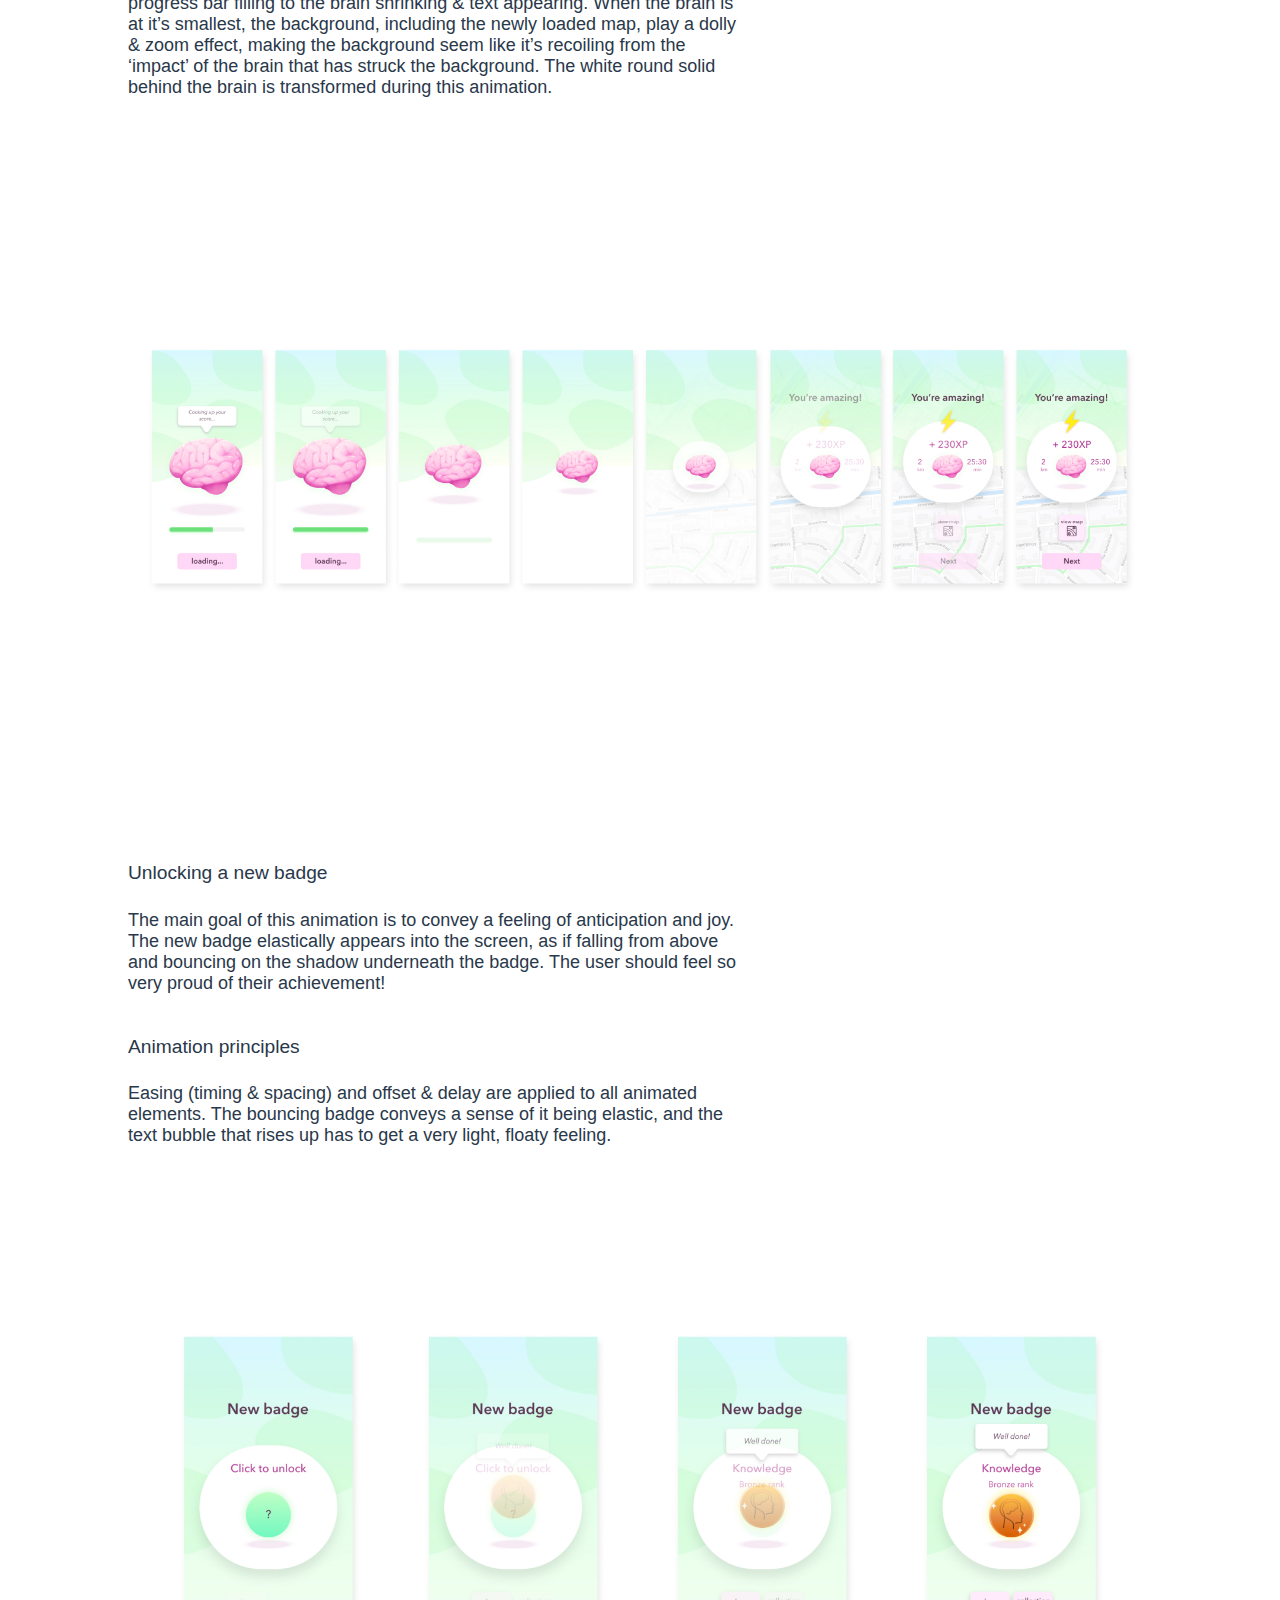
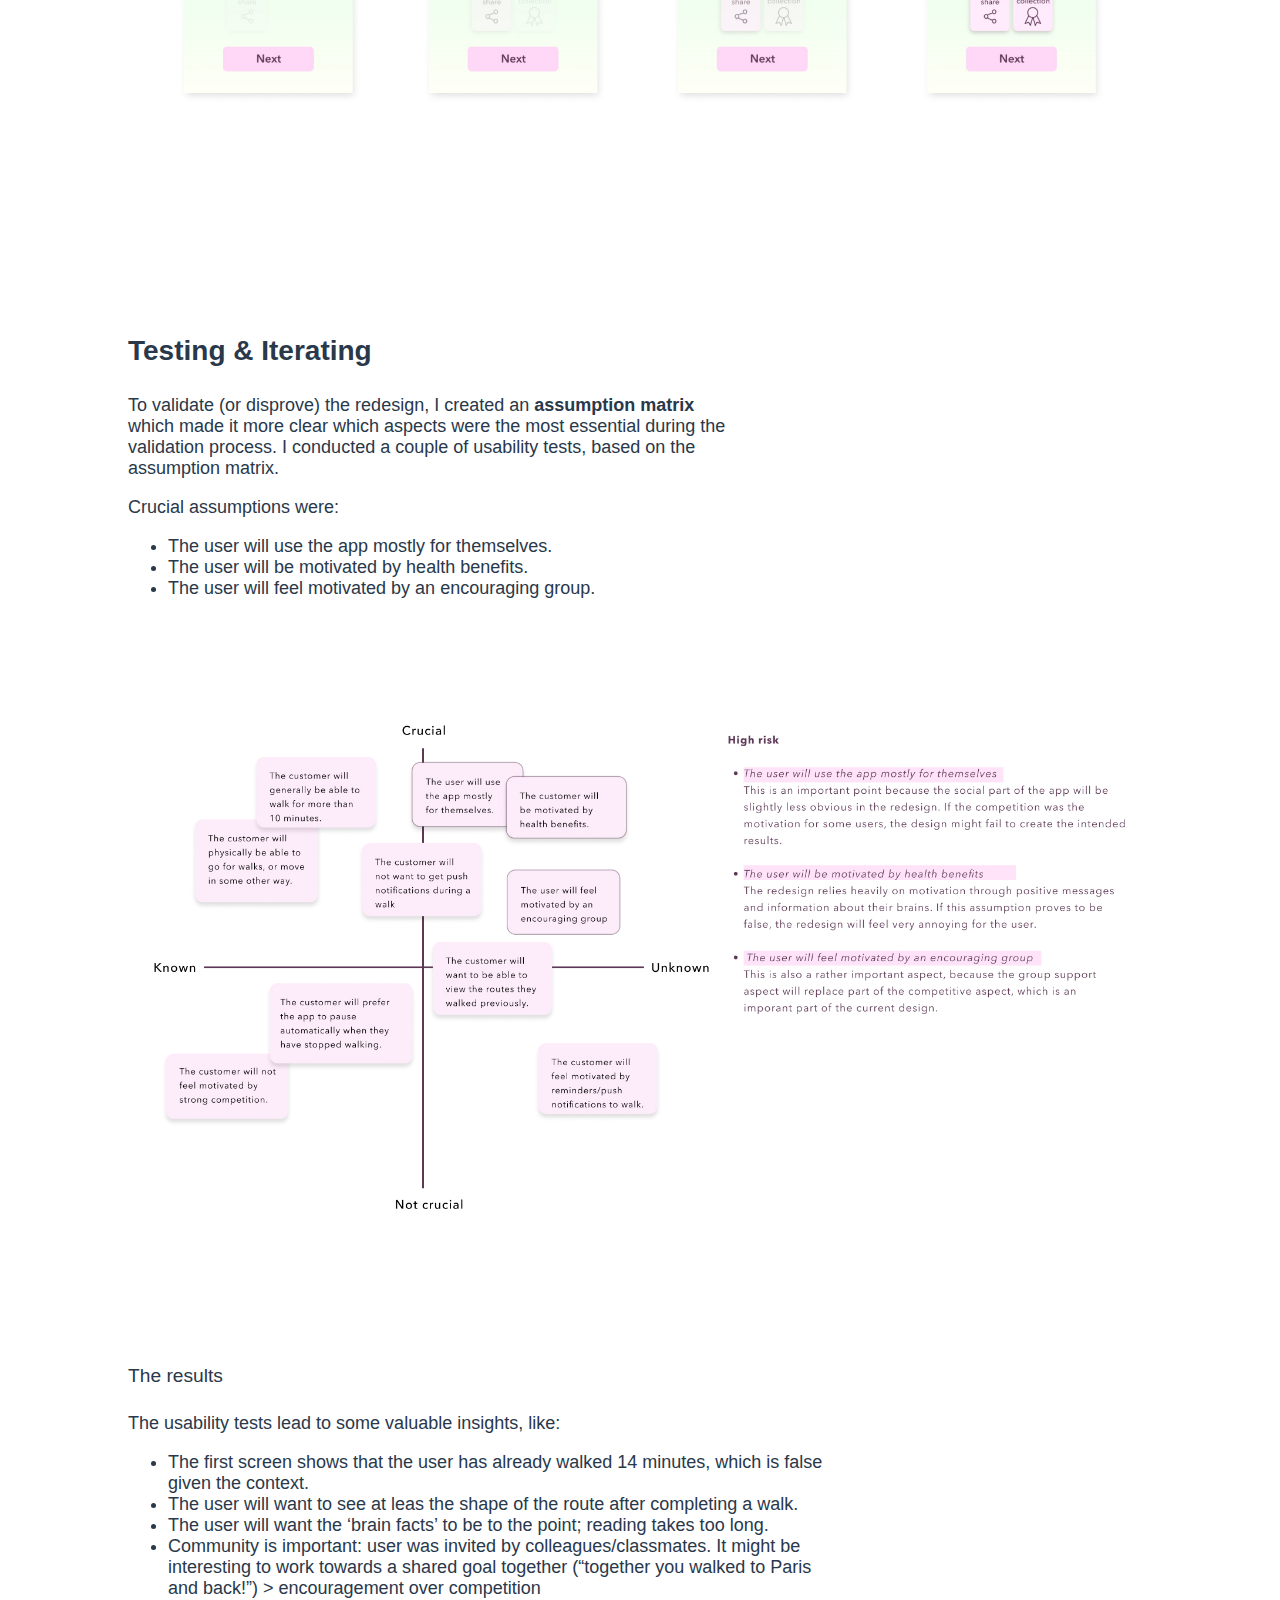
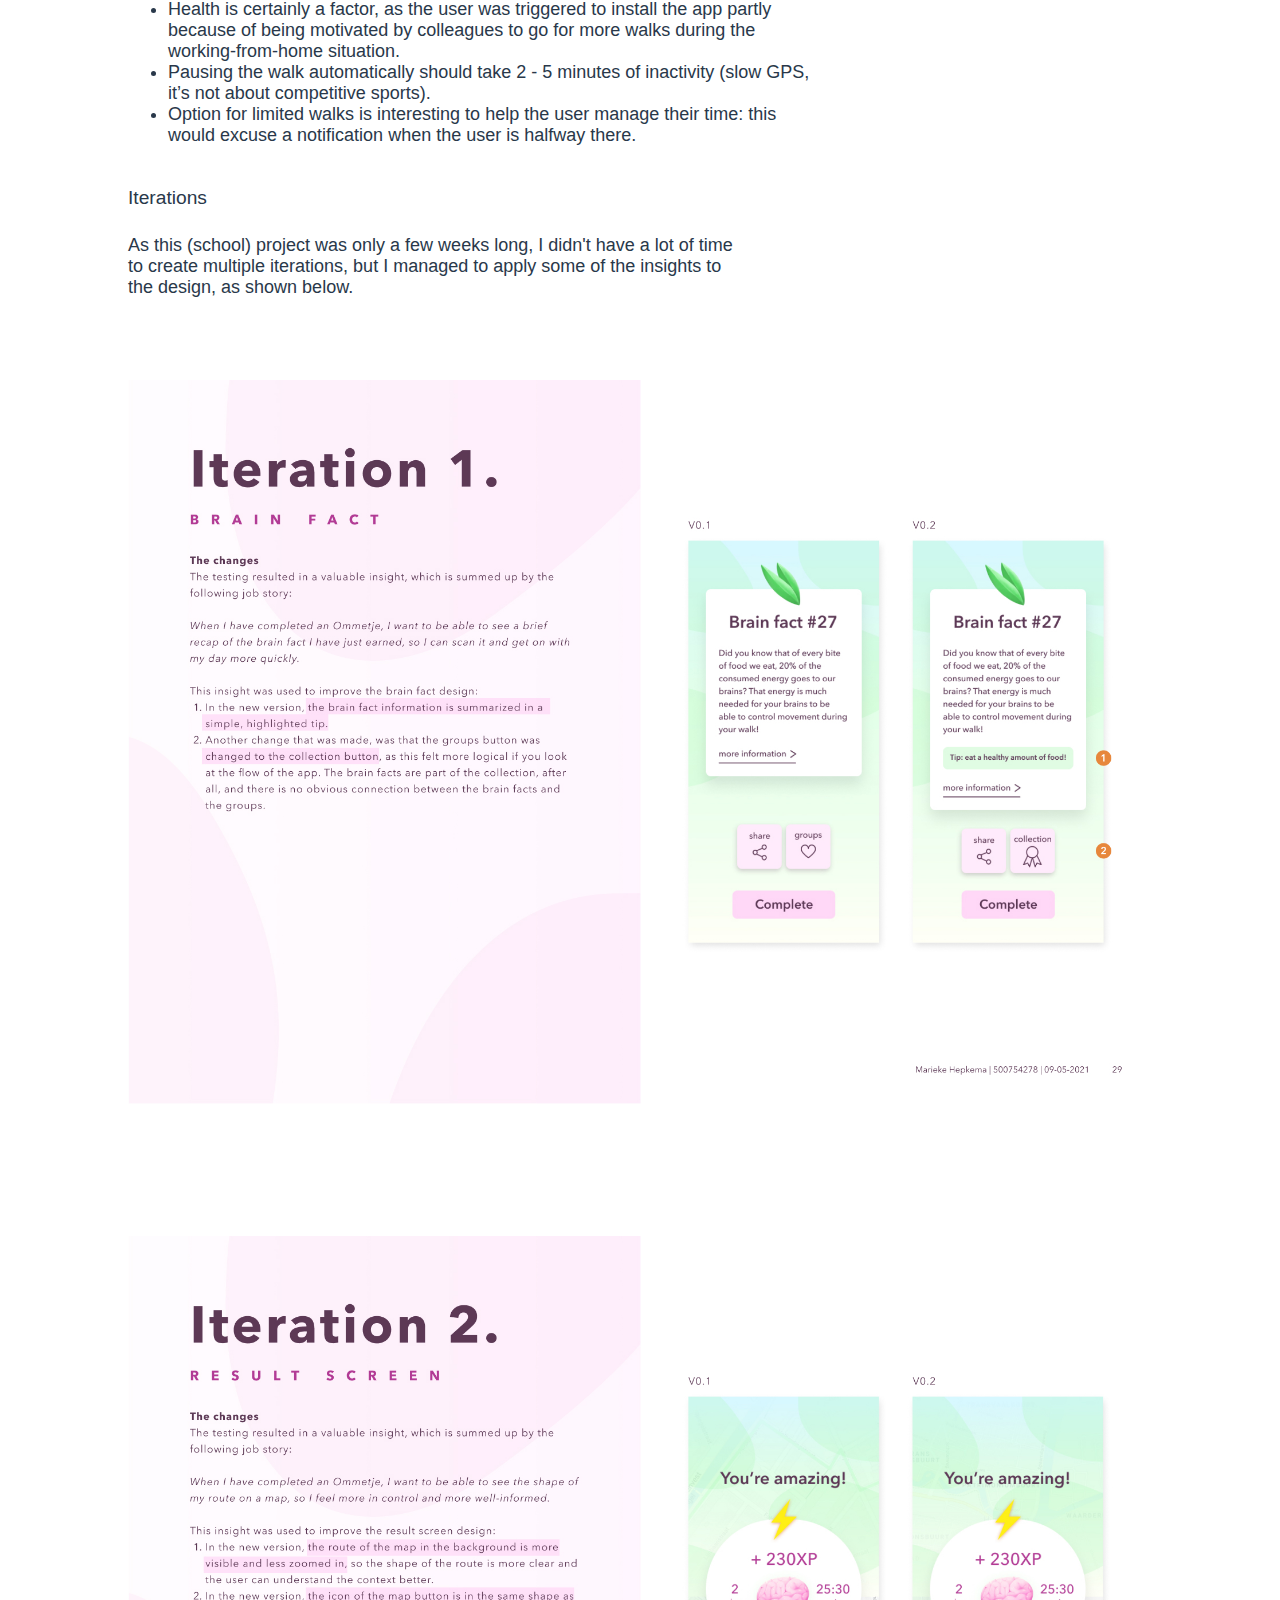
<file: ommetje.html>
<!DOCTYPE html>
<html lang="en">
	<head>
		<meta charset="UTF-8">
		<title>Ommetje Redesign</title>
		<link rel="stylesheet" type="text/css" href="styles/styles.css">
		<link href='https://fonts.googleapis.com/css?family=Krona One' rel='stylesheet'>
		<meta name="viewport" content="width=device-width, initial-scale=1">
		<link rel="icon" type="image/x-icon" href="styles/images/favicon.svg">
	</head>
	<body>
		<section class="header">
			<p class="announcement">Please note that I'm currently only available for freelance illustration work, not UX & UI Design.</p>
			<section class="top">
				<a href="index.html" class="logotop">
					<img src="styles/images/logohorizontal.svg">
				</a>
				<nav>
					<ul>
						<li>
							<a href="index.html" class="activetab">Cases</a>
						</li>
						<li>
							<a href="illustrations.html" >Illustrations</a>
						</li>
						<li>
							<a href="about.html">About</a>
						</li>
					</ul>
				</nav>
			</section>
			<section class="intro">
				<a href="index.html" class="backarrow">
					<img src="styles/images/backicon.svg">
				</a>
				<h2>Ommetje Redesign</h2>
				<p>UX Design</p>
				<p class="naam">Marieke Hepkema</p>
				<p>Client: Dutch Brain Foundation (school project)</p>
				<img alt="light bulb" class="headerillustration"  src="styles/images/ommetje/brain.png">
			</section>
			
		</section>
		<main class="projectpage">
			<h3>Introduction</h3>
			<p>This project was an assignment for the subjects 'HCI Mastery' and 'Seductive Interaction Design' during the minor User Experience Design I completed in 2021.</p>

		<h3>The design challenge</h3>
		<p>Ommetje is an app by the Dutch Brain Foundation, that aims to persuade people to walk 20 minutes every day, because doing so is good for mental/brain health. Ommetje has become succesful, having around 200.000 daily users. However, <strong>their original goal was to reach younger people</strong>; those under 40 years old (later referred to as 'the users/users').
		</p>
			<p>This user group has been becoming less active each day, with users becoming inactive for 2 main reasons:
				<ol>
					<li>The app seemed useful to the young users at first, but they were <strong>demotivated by the strong competitive aspect</strong>.</li>
					<li>The app is deemed to be quite <strong>dull and outdated</strong>. Erik Scherder, a professor in neuropsychology who is used as something like a mascot in the app, doesn't appeal to the younger user base. <q>He's old, but still thinks he's cool.</q></li>
				</ol>
			</p>

			<p>Ommetje needs to be improved and taken to the next level, so it will appeal more to the younger users. Some key objectives are:
				<ul>
					<li>The app needs to feel more like a <strong>personal trainer</strong>.</li>
					<li>The <strong>competitive aspect shouldn't demotivate</strong> users to use the app.</li>
					<li>The user should be persuaded to continue walking for more than 10 minutes.</li>
					<li>The <strong>look & feel</strong> of the app should be consistent with the Dutch Brain Foundation.</li>
					<li>The existing <strong>flow</strong> may be altered when there is adequate reason to do so.</li>
				</ul>
			</p>
		<img alt="a graphic showing some key words from the text before this image. We don't want: dull, outdated, demotivating and overly competitive. We do want: young people, personal trainer, motivating, community." src="styles/images/ommetje/keywords.jpg" class="fullwidthimg">

	
		<h3>Selected flow</h3>
		<p>This flow was selected because it poses an interesting opportunity to solve the problems that Ommetje is experiencing. The aim is to create a more gentle but also motivating app, according to the following princicples:
			<ul>
				<li><strong>Community over competition:</strong> the competitive aspect needs to be diminished, and the 'in it together'-feeling must be amplified
				</li>
				<li><strong>It should be a pleasant experience:</strong> the current app doesn't feel playful or like the gamification part fits in the design. The redesign should add a new layer of fun to the app.
				</li>
			</ul>
		</p>
		<img alt="a graphic showing the flow chart for starting and completing a walk with the ommetje app" src="styles/images/ommetje/flow.jpg" class="fullwidthimg">
		<h4>Current situation</h4>
		<img alt="a graphic showing the current screen designs of the flow mentioned before, with some more details about what is going wrong. Important points are that the home screen is not inviting, and focuses too much on competition. The stop button during the walk looks to inviting, and when you cancel your walk, Erik Scherder's happy face pops up, indicating that he's happy you're quitting. The brain fact you receive after completing a walk is not scannable (information overload), and the results screen is quite boring. The 'receiving a badge' -screen is a bit better than the others, but could be improved by adding suggestions and/or a link to their collection of badges." class="fullwidthimg" src="styles/images/ommetje/currentscreens.jpg">
		<h3>Goals</h3>
		<p>Before redesigning the experience of Ommetje, it is very importan to state what the relevant goals of the user and the business (Ommetje/Dutch Brain Foundation) are. What does the business want, what does the user want, and where do these goals unite?</p>
		<h4>Business goals</h4>
		<ol>
			<li>Make users walk for more than 20 minutes.</li>
			<li>Persuade users to continue walking when they walk for less than 10 minutes.</li>
			<li>Increase engagement and continued usage in the 40- user base.</li>
		</ol>
		<h4>User goals</h4>
		<p>The user wants to...</p>
		<p>Experience goals (FEEL)</p>
		<ul>
			<li>Have fun.</li>
			<li>Feel stress-free.</li>
			<li>Feel connected.</li>
			<li>Feel fit.</li>
			<li>Have a seamless experience (ease of use).</li>
			<li>Feel clear-headed.</li>
		</ul>
		<p>End goal (DO)</p>
		<ul>
			<li>Take a fun walk outside.</li>
			<li>Relieve stress.</li>
			<li>Do activities in a group.</li>
			<li>Walk regularly.</li>
			<li>Use the app without any inconveniences.</li>
			<li>Take 20-minute walks.</li>
		</ul>
		<p>Life goals (BE)</p>
		<ul>
			<li>Be happy.</li>
			<li>Be chill.</li>
			<li>Be part of a group.</li>
			<li>Be healthy.</li>
			<li>Be content.</li>
			<li>Have a healthy brain.</li>
		</ul>

		
		<h4>Customer journey map of current situation</h4>
		<img alt="a customer journay map that shows how the current situation influences the users. Some quit the app, because they're demotivated by the competitive aspect and the strict rules, and some continue using the app because they're motivated by the competition and do well in their group." class="fullwidthimg" src="styles/images/ommetje/currentflow.jpg">


		<h3>Personality</h3>
		<p>As stated in the debriefing, the current personality of the app feels old, dull and outdated. It is important to create a personality that is more appealing to the younger users.</p>
		<h4>If the app would be a person out there in the world serving customers, its job would be:</h4>
			<ul>
				<li>A health coach</li>
			</ul>

		<p>The client proposed that a requirement or the personality would be that it would feel more like a personal trainer. This was slightly changed, as <strong>brain health is normally not something that is regarded as a main issue for personal trainers.</strong>
		</p>
		<h4>Customers would describe us as the most</h4>
			<ul>
				<li>Energetic</li>
				<li>Insightful/clever</li>
				<li>Motivating</li>
			</ul>
		<p>As the users found the app to be dull, outdated and demotivating, it would only be logical to change this identity to something that would better fit the young user base: energetic and motivating.
		</p>
		<p>Also, the app has <strong>some aspects that should be conserved:</strong> the insightful and clever part of the app actually can be quite appealing. When people learn more about brain health, and the reason why they're going for walks, they will feel more engaged and motivated.
		</p>
		<h4>We never want to come off as</h4>
		<ul>
			<li>Lazy</li>
			<li>Intrusive</li>
			<li>Overly competitive</li>
			<li>Demotivating</li>
			<li>Dull</li>
			<li>Outdated</li>
		</ul>
		<p>These traits are basically all that the users didn't like about the current app, with some small additions. It is very important that the app adds some pleasantness to the sometimes mundane activity of going for a walk. A feeling of being outdated doesn't resonate with young users.
		</p>
		<p>'Intrusive' was addes, because the goal of the app is to promote mental health. The app <strong>shouldn't utilize unnecessary push notifications</strong> or have a cluttered look. A lot of people use the app when they are taking a break from work, and being too stimulated might make them more stressed.
		</p>


		<h3>Script</h3>
		<p>The script, that was written to apply the personality traits to the main interactions, must depict a style that is both <strong>motivating</strong> (using words of praise), <strong>friendly</strong> and <strong>helpful.</strong> Information about brain health should always be <strong>summarized</strong> in an understandable wayk, so that it will decrease the cognitive load of the user. The focus should always be on the primary task: going for a walk.</p>
		<img alt="a graphic showing the dialogue between the user and the app. The user asks the app to go on a walk, and the app answers in a kind, upbeat way, to motivate the user." src="styles/images/ommetje/script.jpg" class="fullwidthimg">

		<h3>New flow</h3>
		<p>I applied both HCI and seductive interaction design principles to the design, and created a new flow, that tackled both the user goals and business goals.</p>
		<p>Some seductive interaction design principles I applied were: praise, rewards, self-monitoring, personalization, reminders, suggestion, simulation and liking.</p>
			<img alt="The customer journey map of the new designs. The user is motivated to continue walking (business goal 2), feels proud of walking for more than 20 minutes (business goal 1) and motivates the user to keep using the app (business goal 3)." src="styles/images/ommetje/newflow.jpg" class="fullwidthimg">

		



		<h3>Micro-interactions and animations</h3>
		<p>I designed animated micro-interactions to give the product character and to to decrease cognitive load and change blindness. I looked at the trigger, rules, feedback and loops of each micro-interaction, and animated them using principle. These micro-interactions are meant to improve the user experience; some are helpful in preventing change blindness and decreasing cognitive load, for instance.</p>
		<p>To see the animations in action, please watch the <strong>product video</strong> at the bottom of this page.</p>
		<h4>Filling the brain meter</h4>
		<p>The design below shows how the color of the background changes to green, which is associated with health and nature, as the 'ommetje' (walk) progresses. The main goal of this animation is to communicate that over time the goal of walking 20 minutes will be achieved (cause & effect). The color will change once the user has walked for more than 20 minutes. Also, the end walk button is highlighted.</p>
		<h4>Animation principles</h4>
		<p>The button is transformed and easing is applied to the changing background color and button animations.</p>
		<img alt="a graphic showing the different stages of the animation of the 'brain meter' filling during a walk." src="styles/images/ommetje/fillingbrainmeter.jpg" class="fullwidthimg">
		<h4>Loading results</h4>
		<p>The main goal of this animation is to create a sense of orientation and simultaneously conveying a sense of anticipation & achievement (emotion). This animation is a bit more 'dramatic' than the others, as I wanted to reward the user and really let them know that they're doing great!</p>
		<h4>Animation principles</h4>
		<p>There’s a lot of offset, delay & easing going on in this animation, from the progress bar filling to the brain shrinking & text appearing. When the brain is at it’s smallest, the background, including the newly loaded map, play a dolly & zoom effect, making the background seem like it’s recoiling from the ‘impact’ of the brain that has struck the background. The white round solid behind the brain is transformed during this animation.</p>
		<img alt="a graphic showing the different stages of the animation for loading the results after completing a walk." src="styles/images/ommetje/loadingresults.jpg" class="fullwidthimg">
		<h4>Unlocking a new badge</h4>
		<p>The main goal of this animation is to convey a feeling of anticipation and joy. The new badge elastically appears into the screen, as if falling from above and bouncing on the shadow underneath the badge. The user should feel so very proud of their achievement!</p>
		<h4>Animation principles</h4>
		<p>Easing (timing & spacing) and offset & delay are applied to all animated elements. The bouncing badge conveys a sense of it being elastic, and the text bubble that rises up has to get a very light, floaty feeling.</p>
		<img alt="a graphic showing the different stages of the animation for unlocking a new badge in the app." src="styles/images/ommetje/unlockingbadge.jpg" class="fullwidthimg">


		<h3>Testing & Iterating</h3>
		<p>To validate (or disprove) the redesign, I created an <strong>assumption matrix</strong> which made it more clear which aspects were the most essential during the validation process. I conducted a couple of usability tests, based on the assumption matrix.</p>
		<p>Crucial assumptions were:
			<ul>
				<li>The user will use the app mostly for themselves.</li>
				<li>The user will be motivated by health benefits.</li>
				<li>The user will feel motivated by an encouraging group.</li>
			</ul>
		</p>
		<img alt="an 'assumption matrix', where assumptions that I made are placed in a matrix, with 1 axis being crucial/not crucial and the other one being known/unknown. The most important ones (unknown and crucial) are mentioned above this image." src="styles/images/ommetje/assumptionmatrix.jpg" class="fullwidthimg">
		<h4>The results</h4>
		<p>The usability tests lead to some valuable insights, like:
			<ul>
				<li>The first screen shows that the user has already walked 14 minutes, which is false given the context.</li>
				<li>The user will want to see at leas the shape of the route after completing a walk.</li>
				<li>The user will want the ‘brain facts’ to be to the point; reading takes too long.</li>
				<li>Community is important: user was invited by colleagues/classmates. It might be interesting to work towards a shared goal together (“together you walked to Paris and back!”) > encouragement over competition</li>
				<li>Health is certainly a factor, as the user was triggered to install the app partly because of being motivated by colleagues to go for more walks during the working-from-home situation.</li>
				<li>Pausing the walk automatically should take 2 - 5 minutes of inactivity (slow GPS, it’s not about competitive sports).</li>
				<li>Option for limited walks is interesting to help the user manage their time: this would excuse a notification when the user is halfway there.</li>
			</ul>
		</p>
		<h4>Iterations</h4>
		<p>As this (school) project was only a few weeks long, I didn't have a lot of time to create multiple iterations, but I managed to apply some of the insights to the design, as shown below.</p>
		<img alt="a graphic showing a design change after the usability tests. In this case, it shows that the 'health tip' after completing a walk has changed. The summary of the tip is highlighted, so the information becomes more scnannable." src="styles/images/ommetje/iteration1.jpg" class="fullwidthimg">
		<img alt="a graphic showing a design change after the usability tests. In this case, it shows that, at the results screen, the map is less zoomed in, so you can see the shape of the walk you completed. As a 'little big detail', the icon on the 'view map'-button is now also in the shape of your walk." src="styles/images/ommetje/iteration3.jpg" class="fullwidthimg">
		<img alt="a graphic showing a design change after the usability tests. In this case, it shows that the 'groups' icon at the home screen, where you can find your walking community, has changed. The heart in the middle now funcitons as a fillable meter that shows how much progress you've made together with your community. The heart icon fills up as you progress together." src="styles/images/ommetje/iteration2.jpg" class="fullwidthimg">






		<h3>The end result</h3>
		<p>This project was all about finding the balance between the important business goals and the goals of the users of the Ommetje app. By locating the problems in the current situation and utilizing seductive principles and HCI guidelines, I was able to create some redesign proposals. It was very interesting to look at the Ommetje app from this perspective. Learning about the various kinds of goals proved to be very helpful for defining the scope of the redesign.</p>
		<p>I especially like the kinds of projects where you get the opportunity to use digital tools to stimulate healthy behaviour. In a world full of dark (behavioural) patterns, it's nice to be able to use seductive principles for something positive.</p>
		<h4>Prototype video</h4>
		<p>Please have a look at the prototype video below, where you can see more clearly how the animations play out.</p>
		<iframe width="100%" height="100%" src= "https://www.youtube.com/embed/lqGbGTV1qiw" frameborder="0" allow="accelerometer; autoplay; encrypted-media; gyroscope; picture-in-picture" allowfullscreen></iframe>
		
		<h3>What I learned</h3>
		<p>I think this project really helped me to look at all those small parts that make a product more seductive. Even the visual style can play a big role in stimulating the user. This really shouldn't come as a surprise to me, though, as I'm the kind of person that low-key does judge books by their covers at first, as I love graphic design ;). But on a serious note; a lot of the principles were relatively new to me, and they helped me to look more critically at products I use as well; which patterns are they using to influence me?</p>
		<p>This project also helped me to hone my Principle skills further. I created the designs in Figma, and animated the biggest part using Principle. I think this has made the prototype a lot more strong and convincing.</p>
		

		<h3>Tools</h3>
		<p>I created the designs using Figma, and animated the Figma prototype using Principle.</p>
		<figure class="tools">
			<img alt="figma" src="styles/images/tools/figma.png">
			<img alt="principle" src="styles/images/tools/principle.svg">
		</figure>
	</main>
	<footer>
			<section>
				<h2>Let's grab a coffee!</h2>
						<p>Are you interested in working with me? Don't hesitate to send me an email with your enquiry and I'll get back to you as soon as possible. <!-- <strong>Please note that I'm currently only available for freelance illustration work, not UX & UI Design.</strong>--></p>
				<a class="button" href="mailto:studioheppy@gmail.com" target="blank">Send me an e-mail</a>
				<section class="socials">
					<a href="https://www.linkedin.com/in/marieke-hepkema-04324b158" target="blank">
						<img src="styles/images/icons/linkedin.svg">
					</a>
					<a href="https://www.instagram.com/studioheppy/" target="blank">
						<img src="styles/images/icons/instagram.svg">
					</a>
				</section>
			</section>
			<img alt="illustration of a coffee cup" src="styles/images/coffeecup.svg">
		</footer>
</body>
</html>
</file>
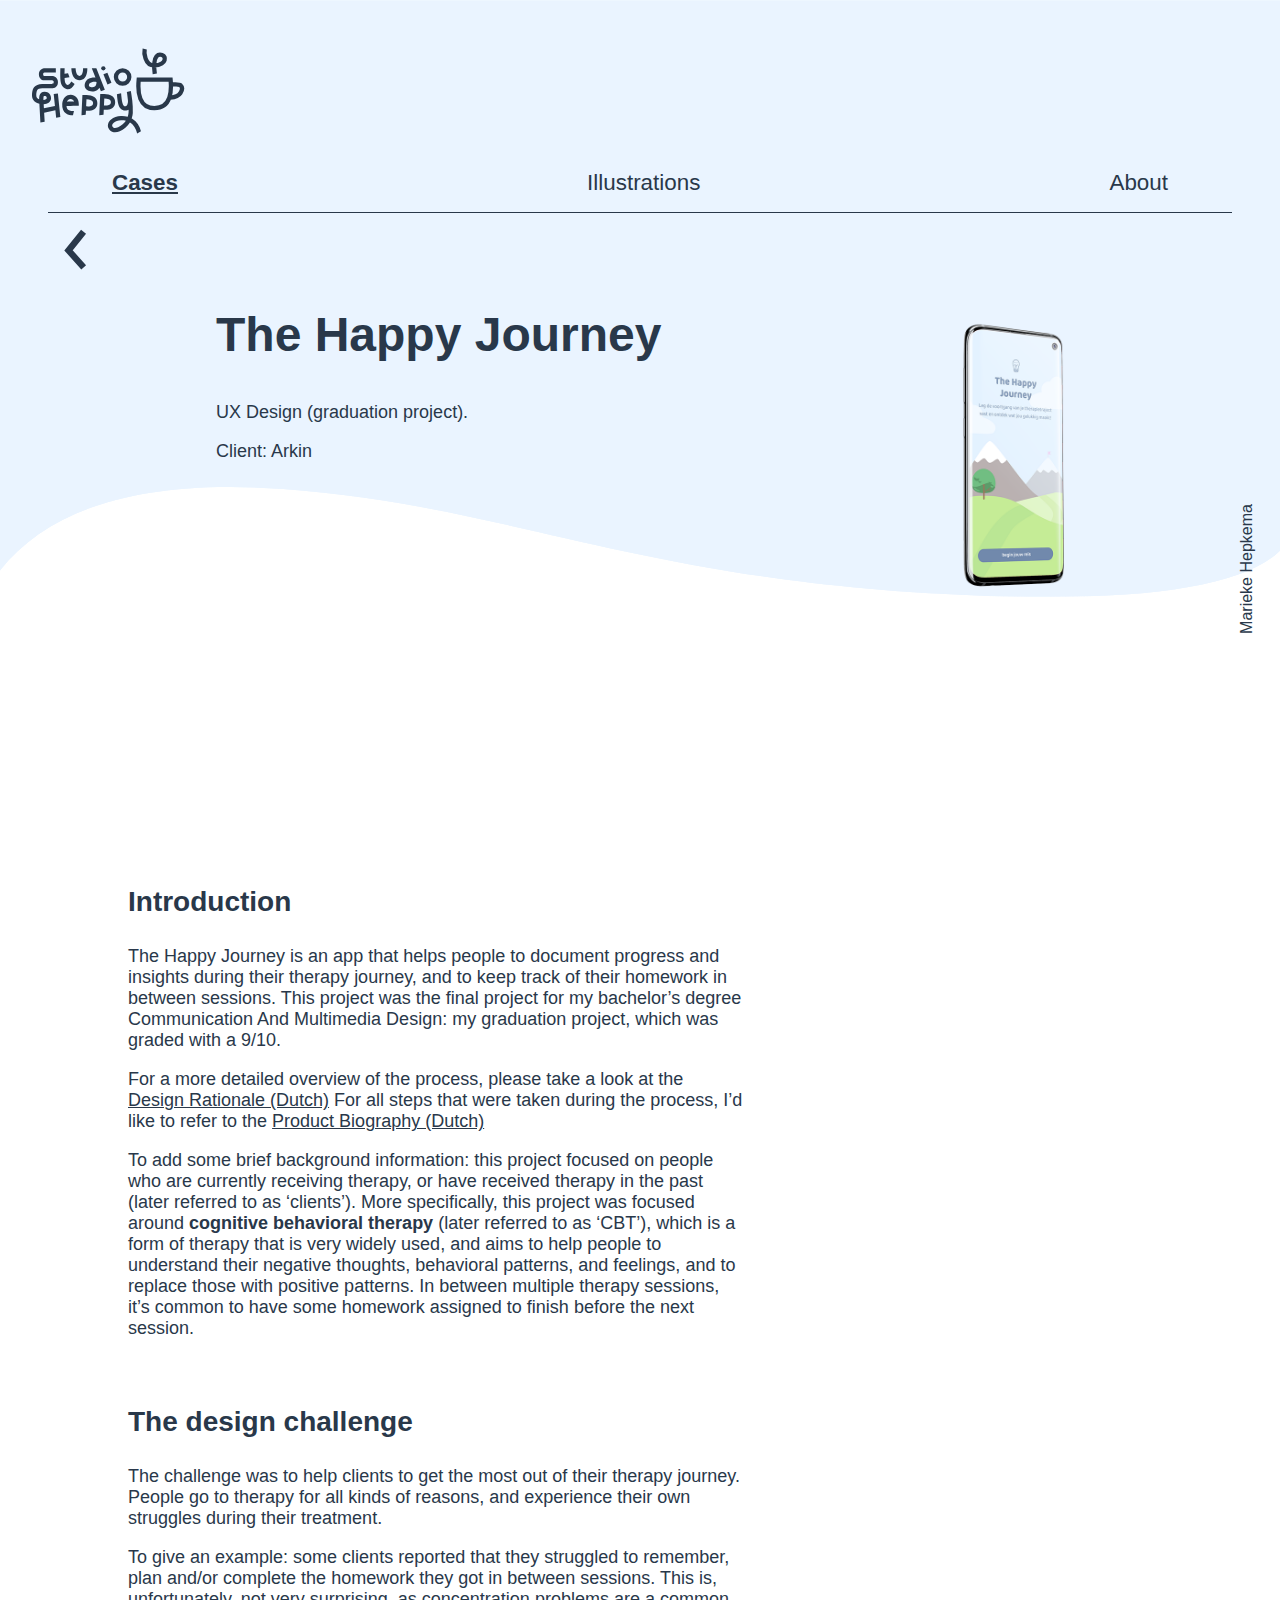
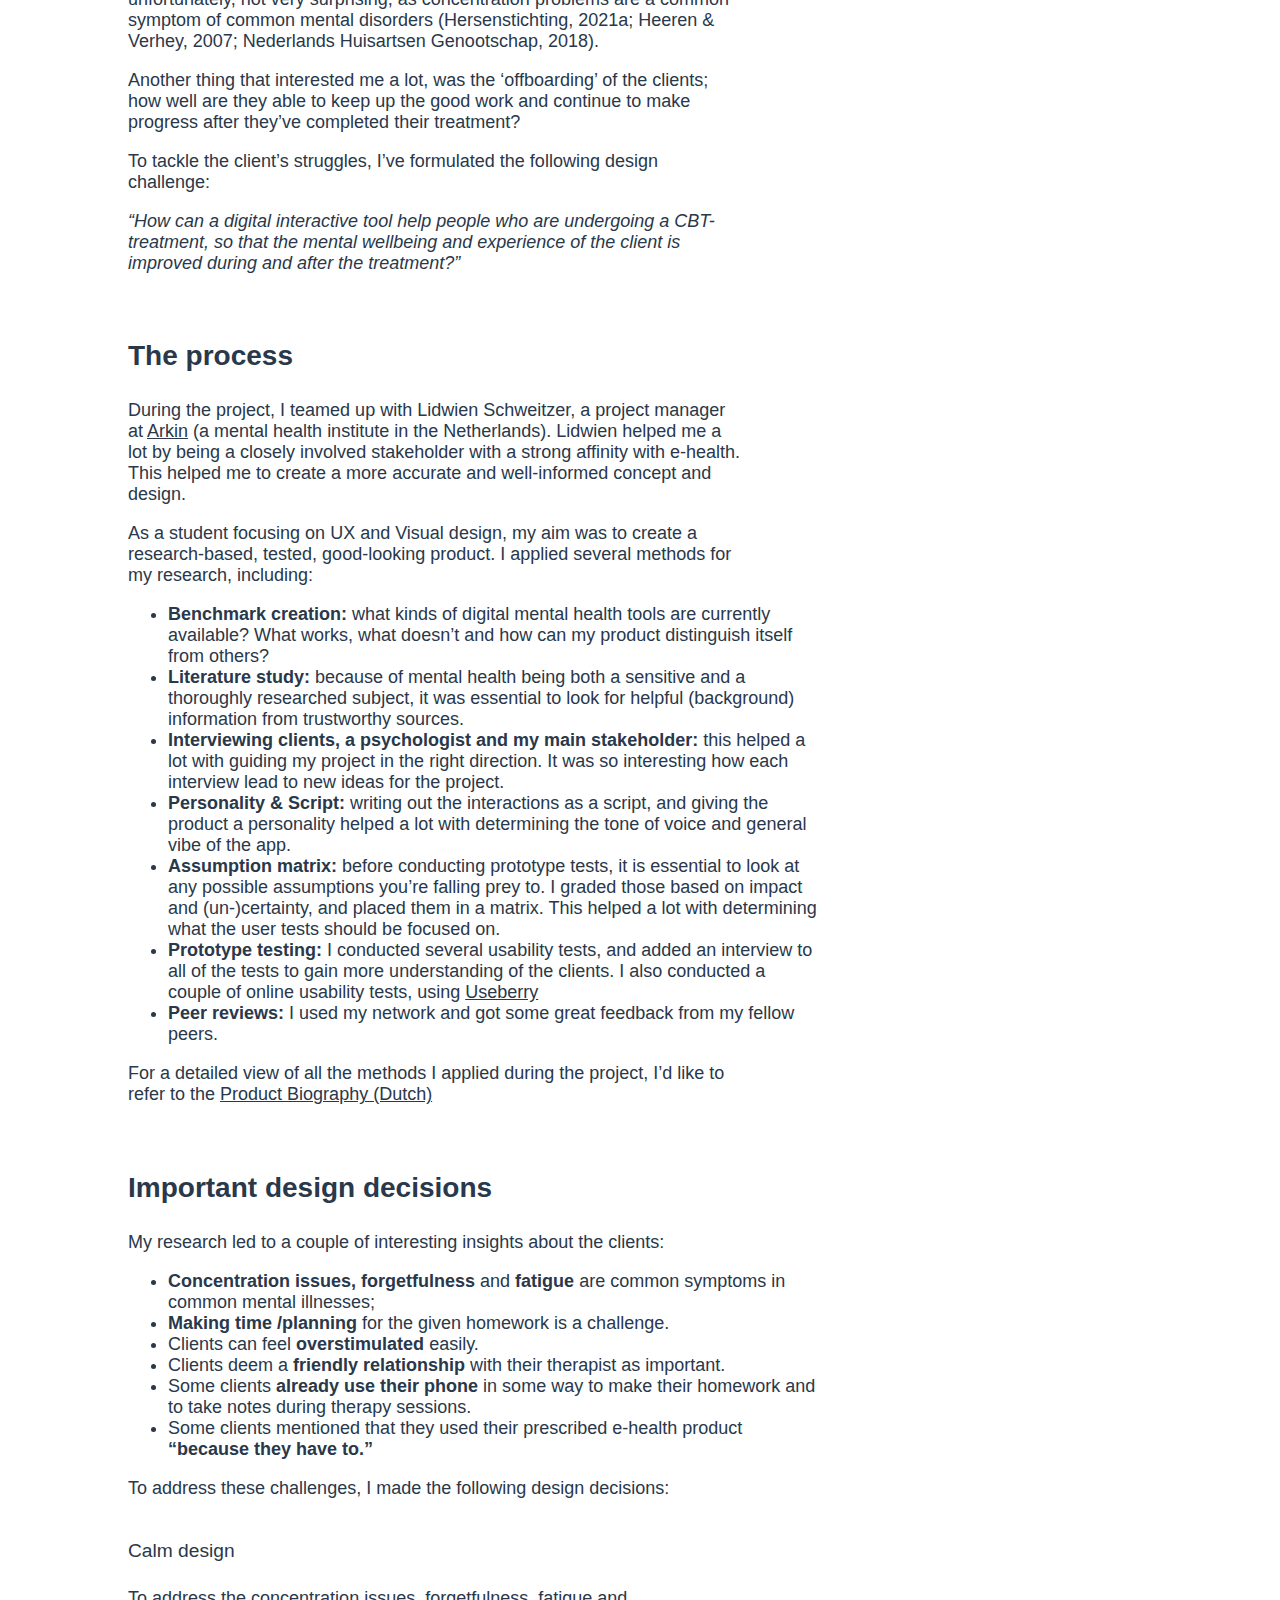
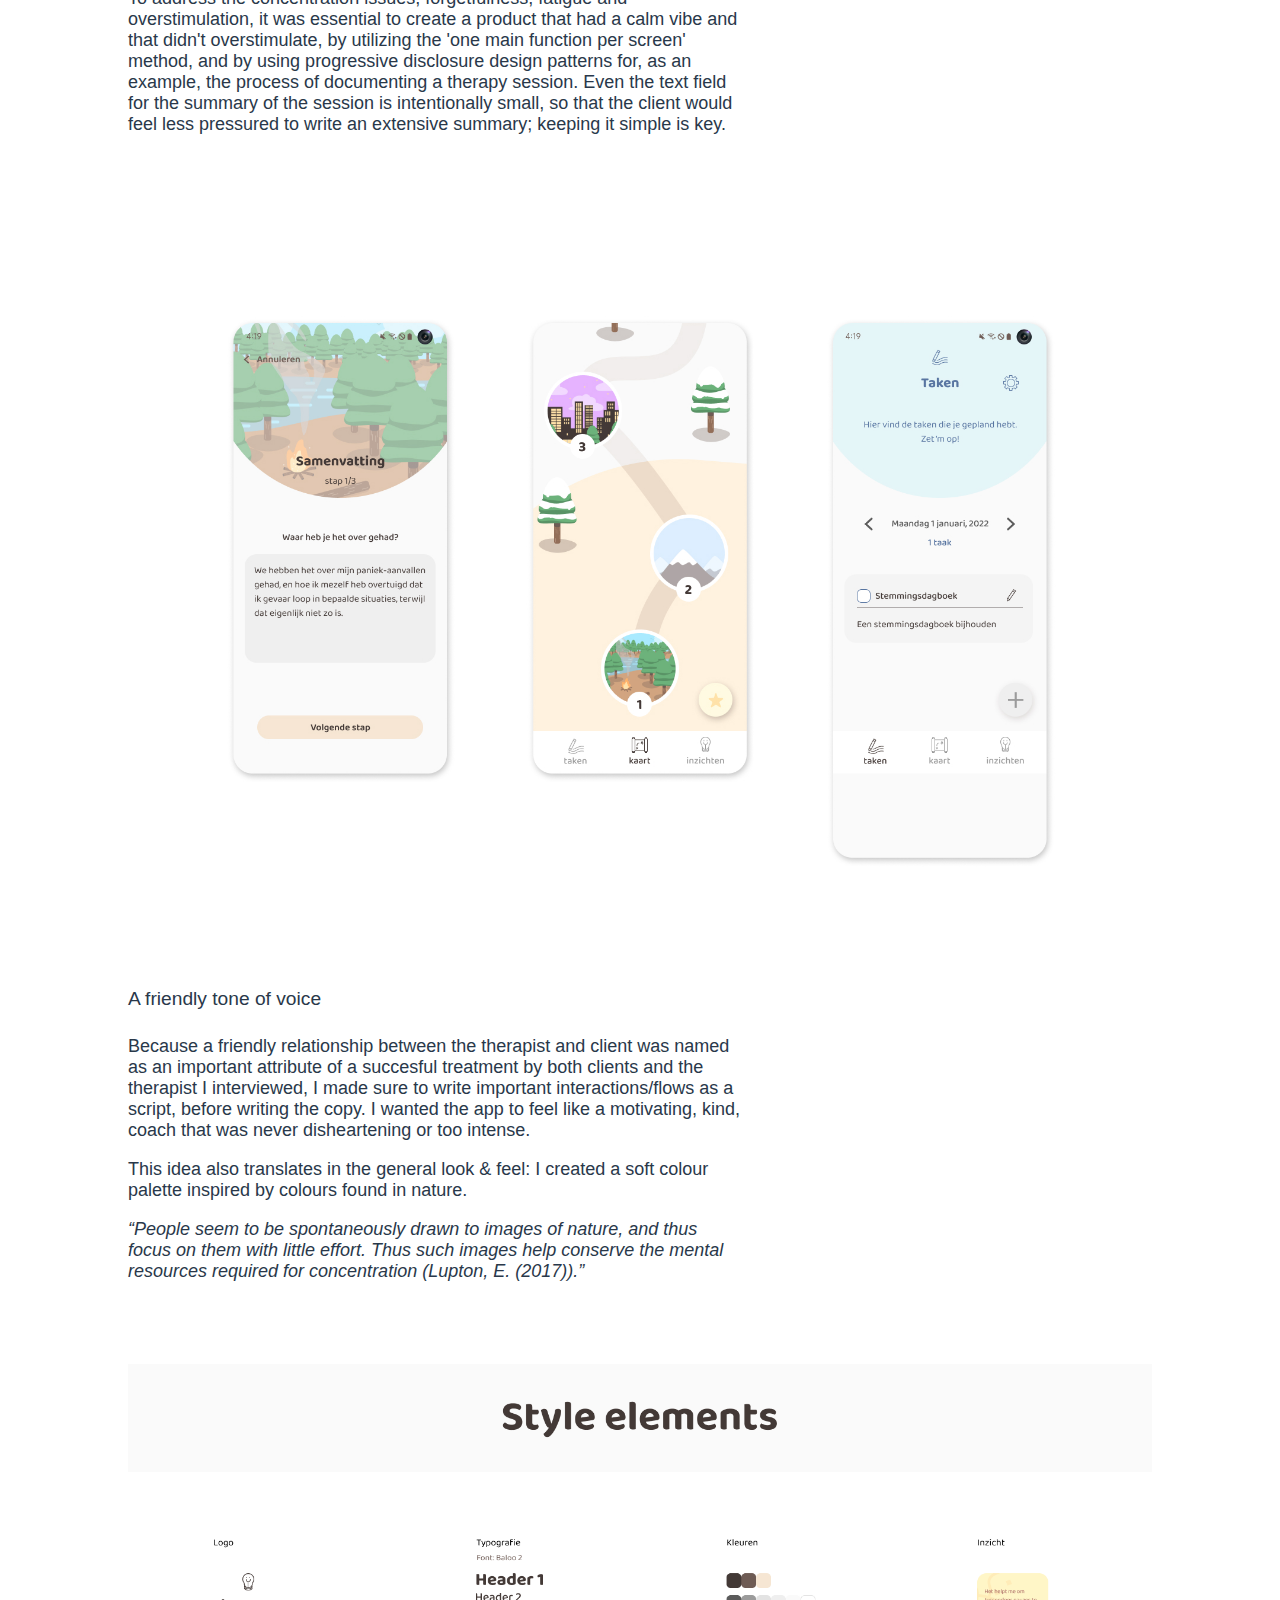
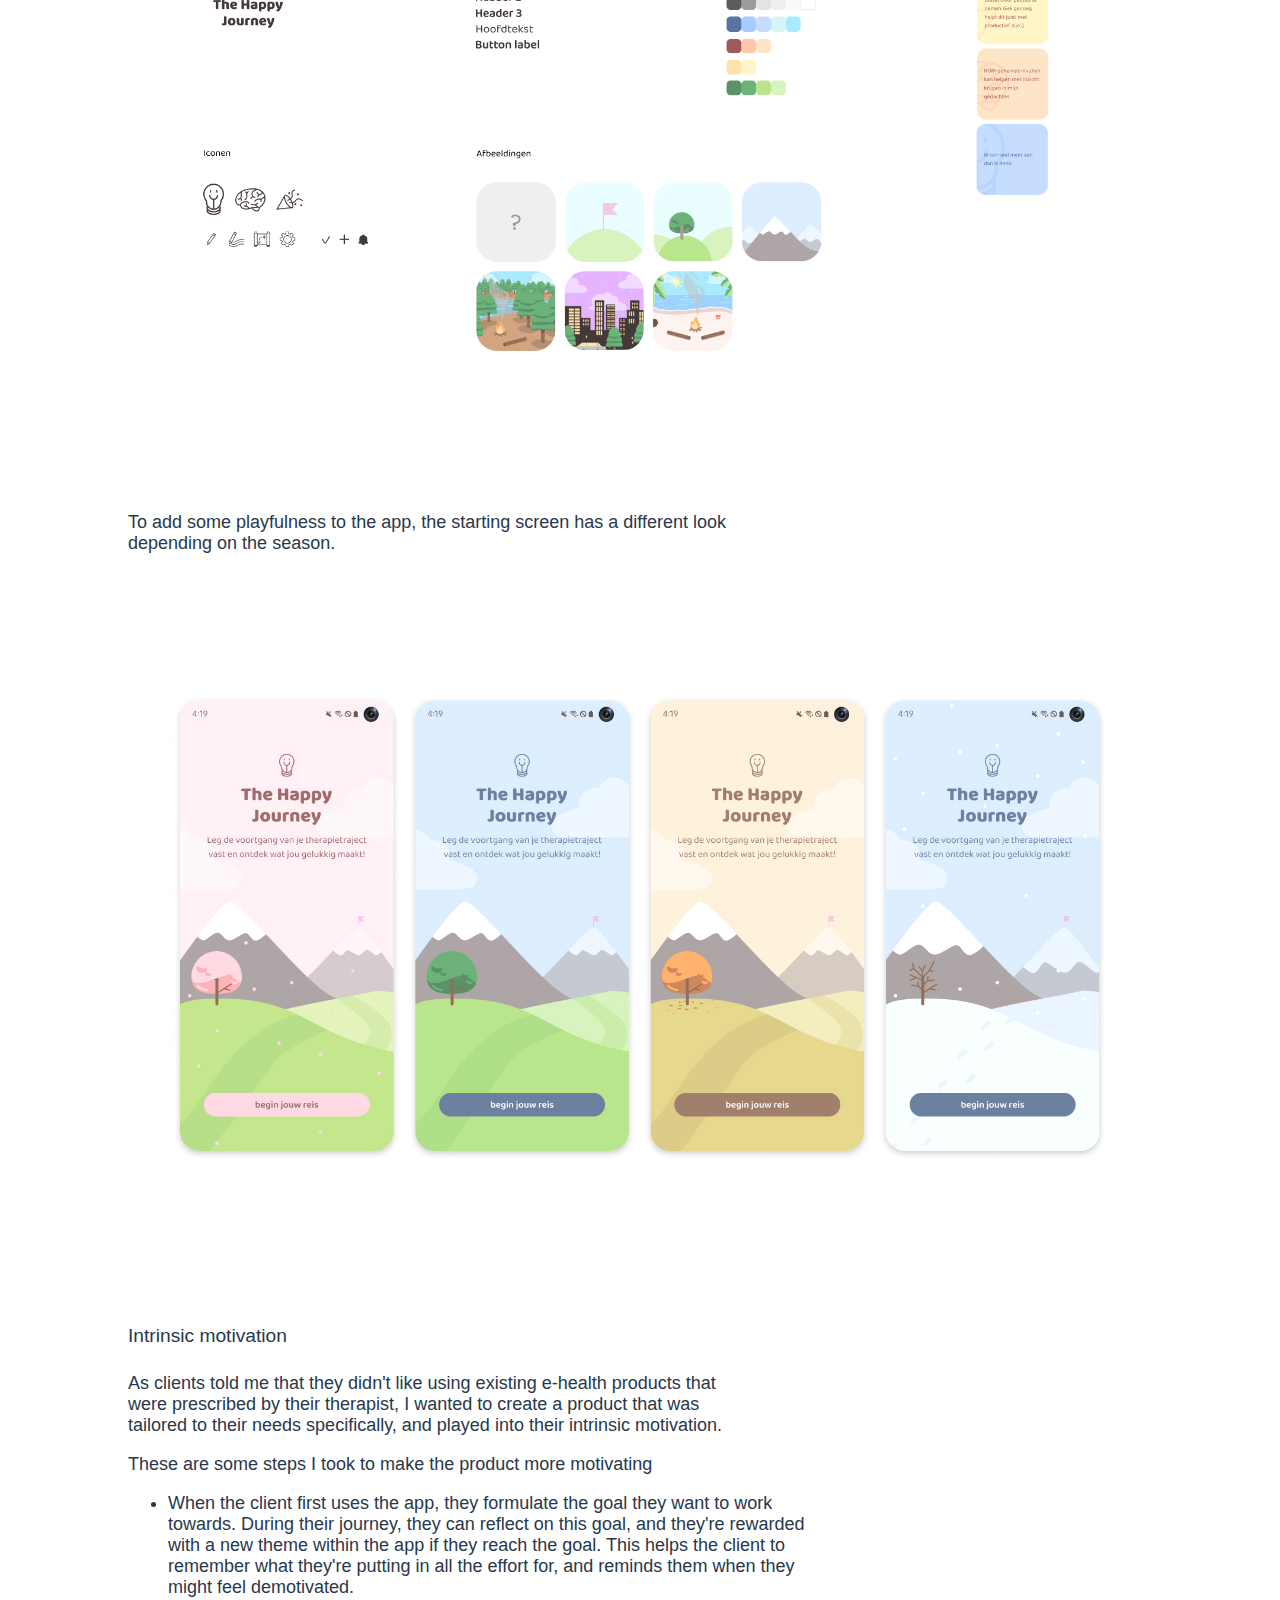
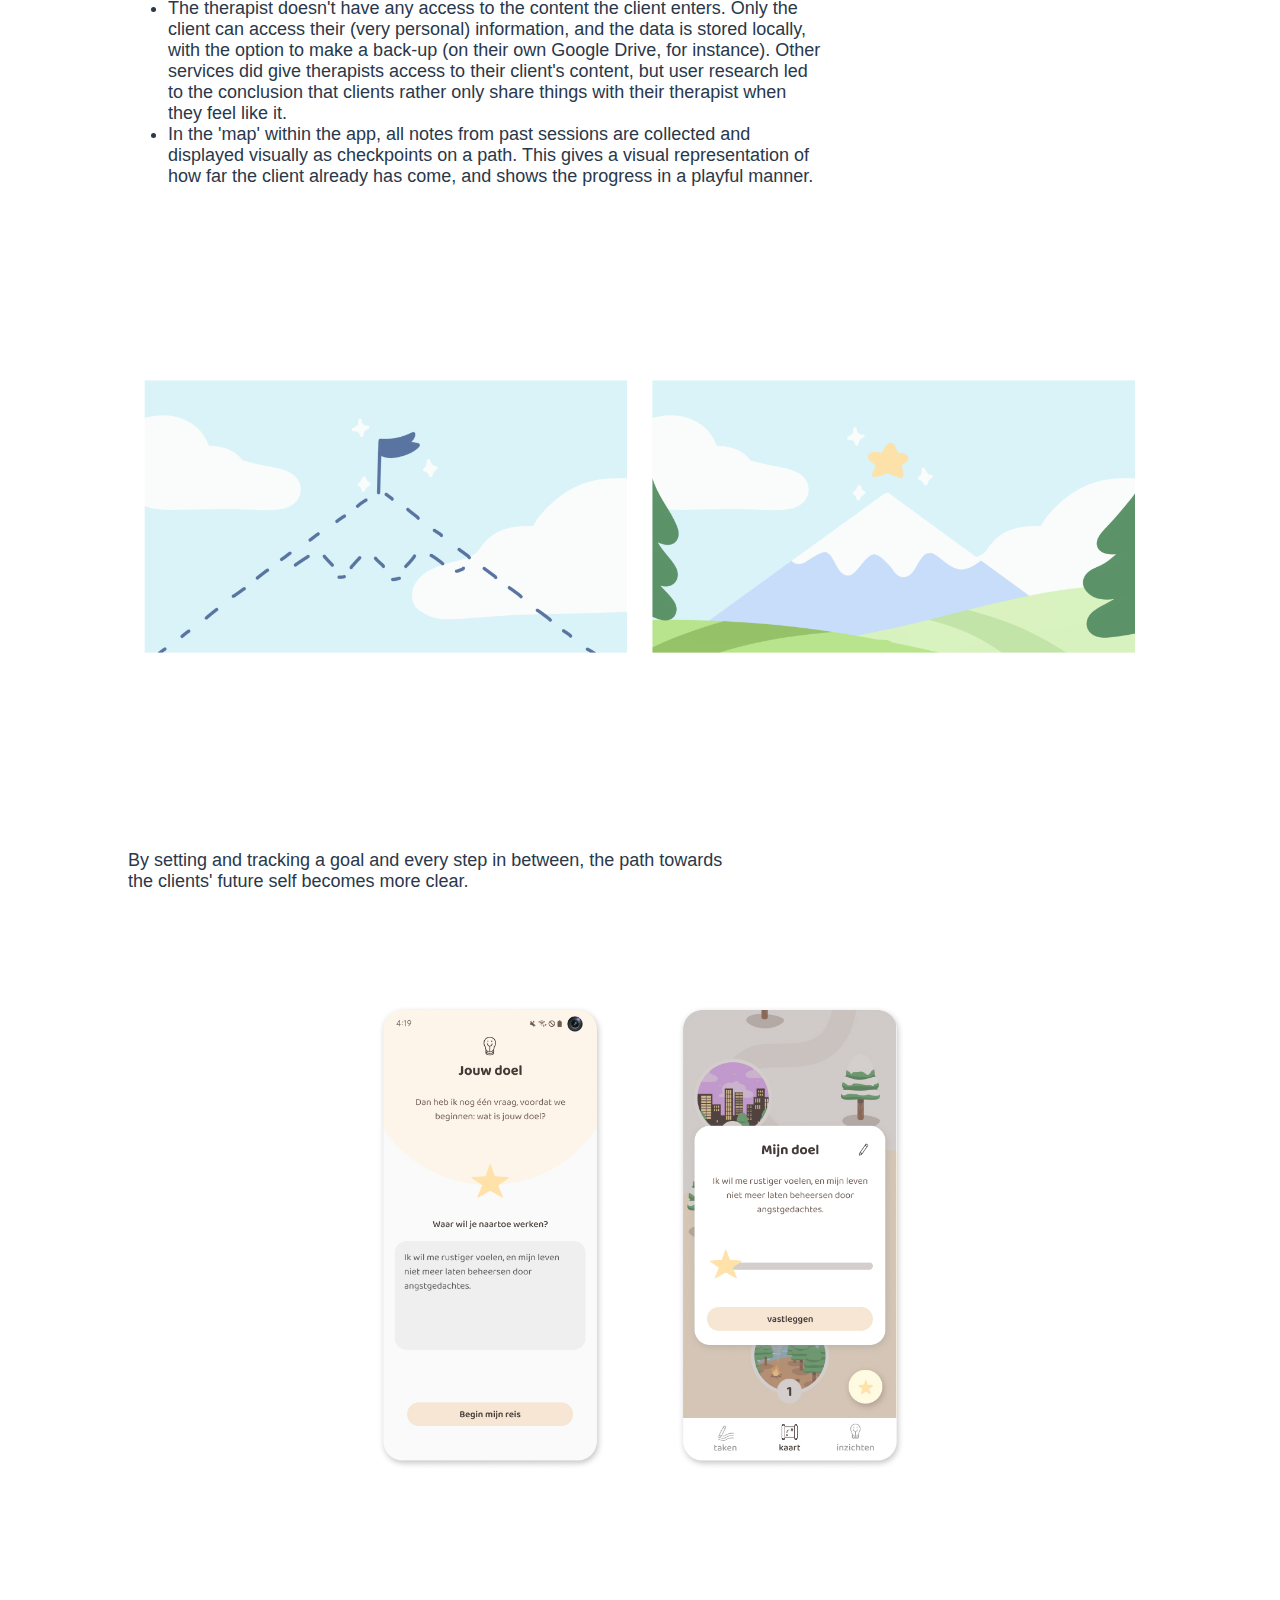
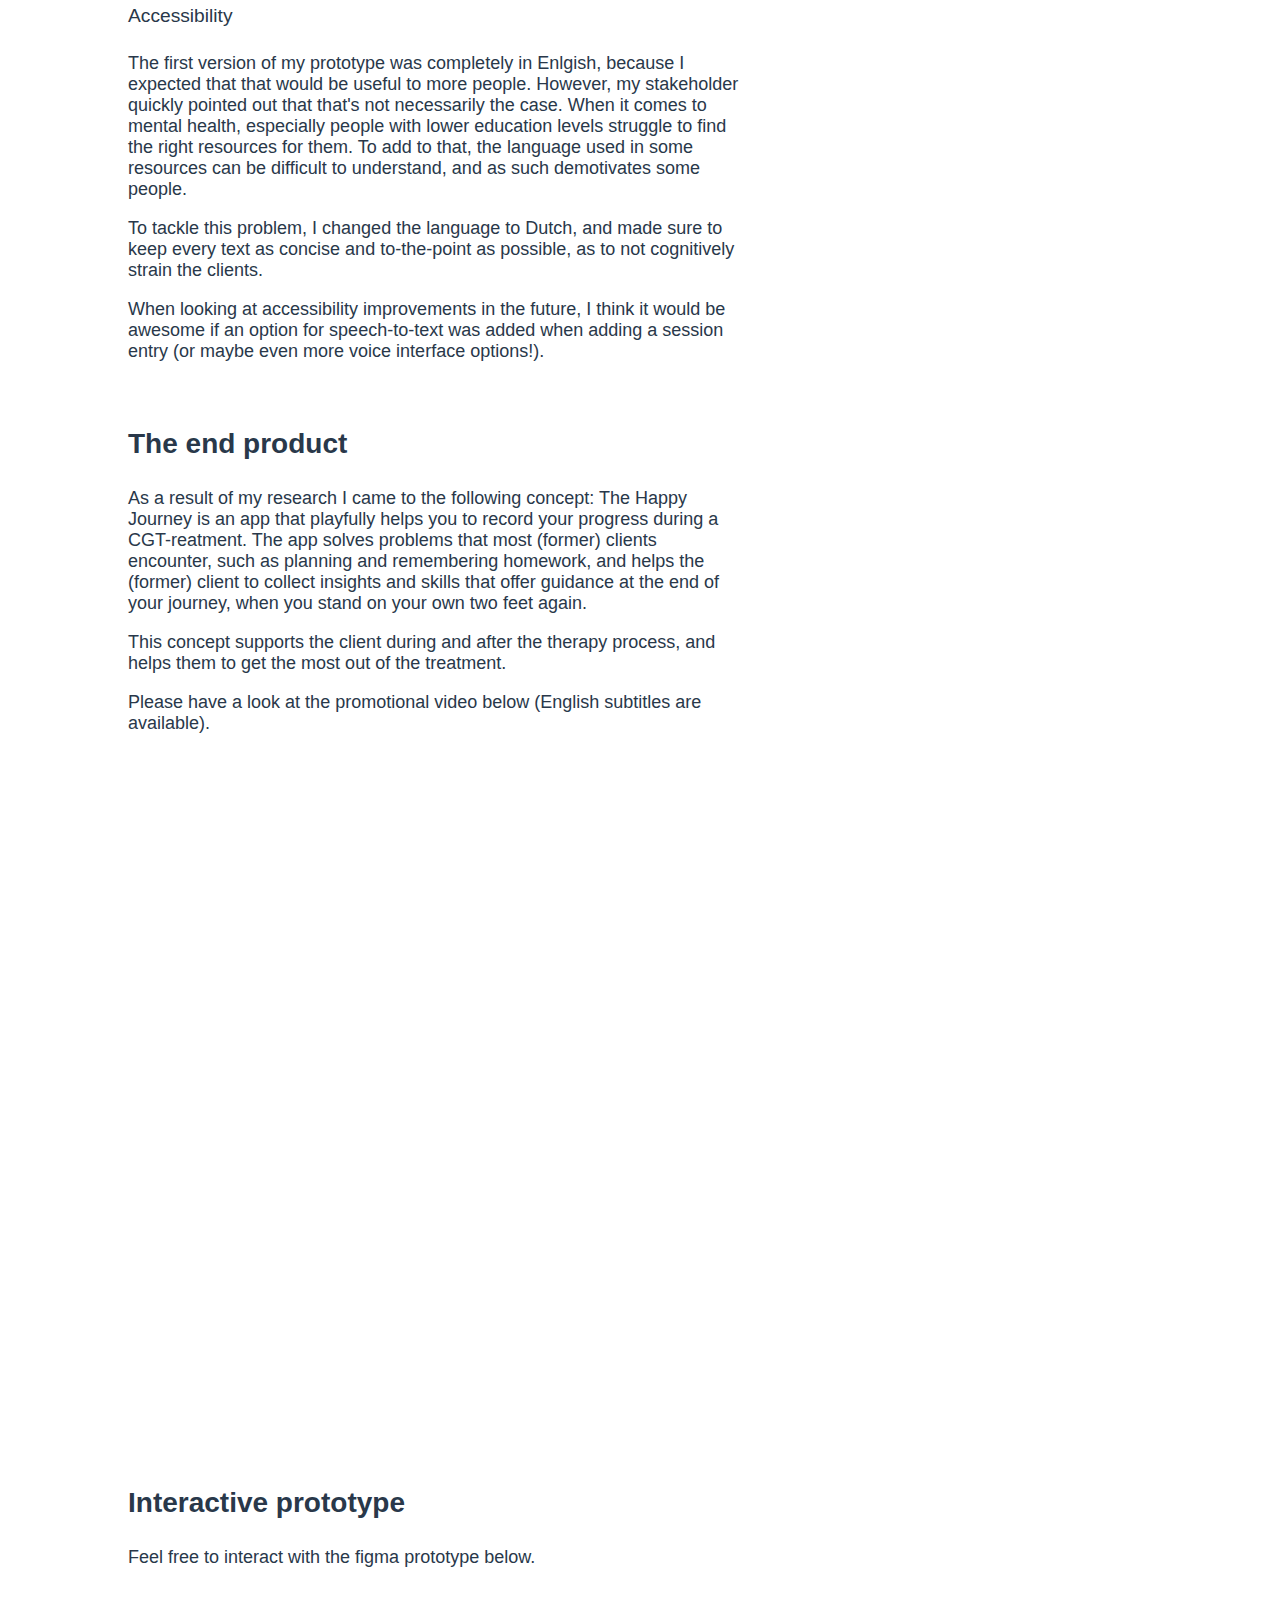
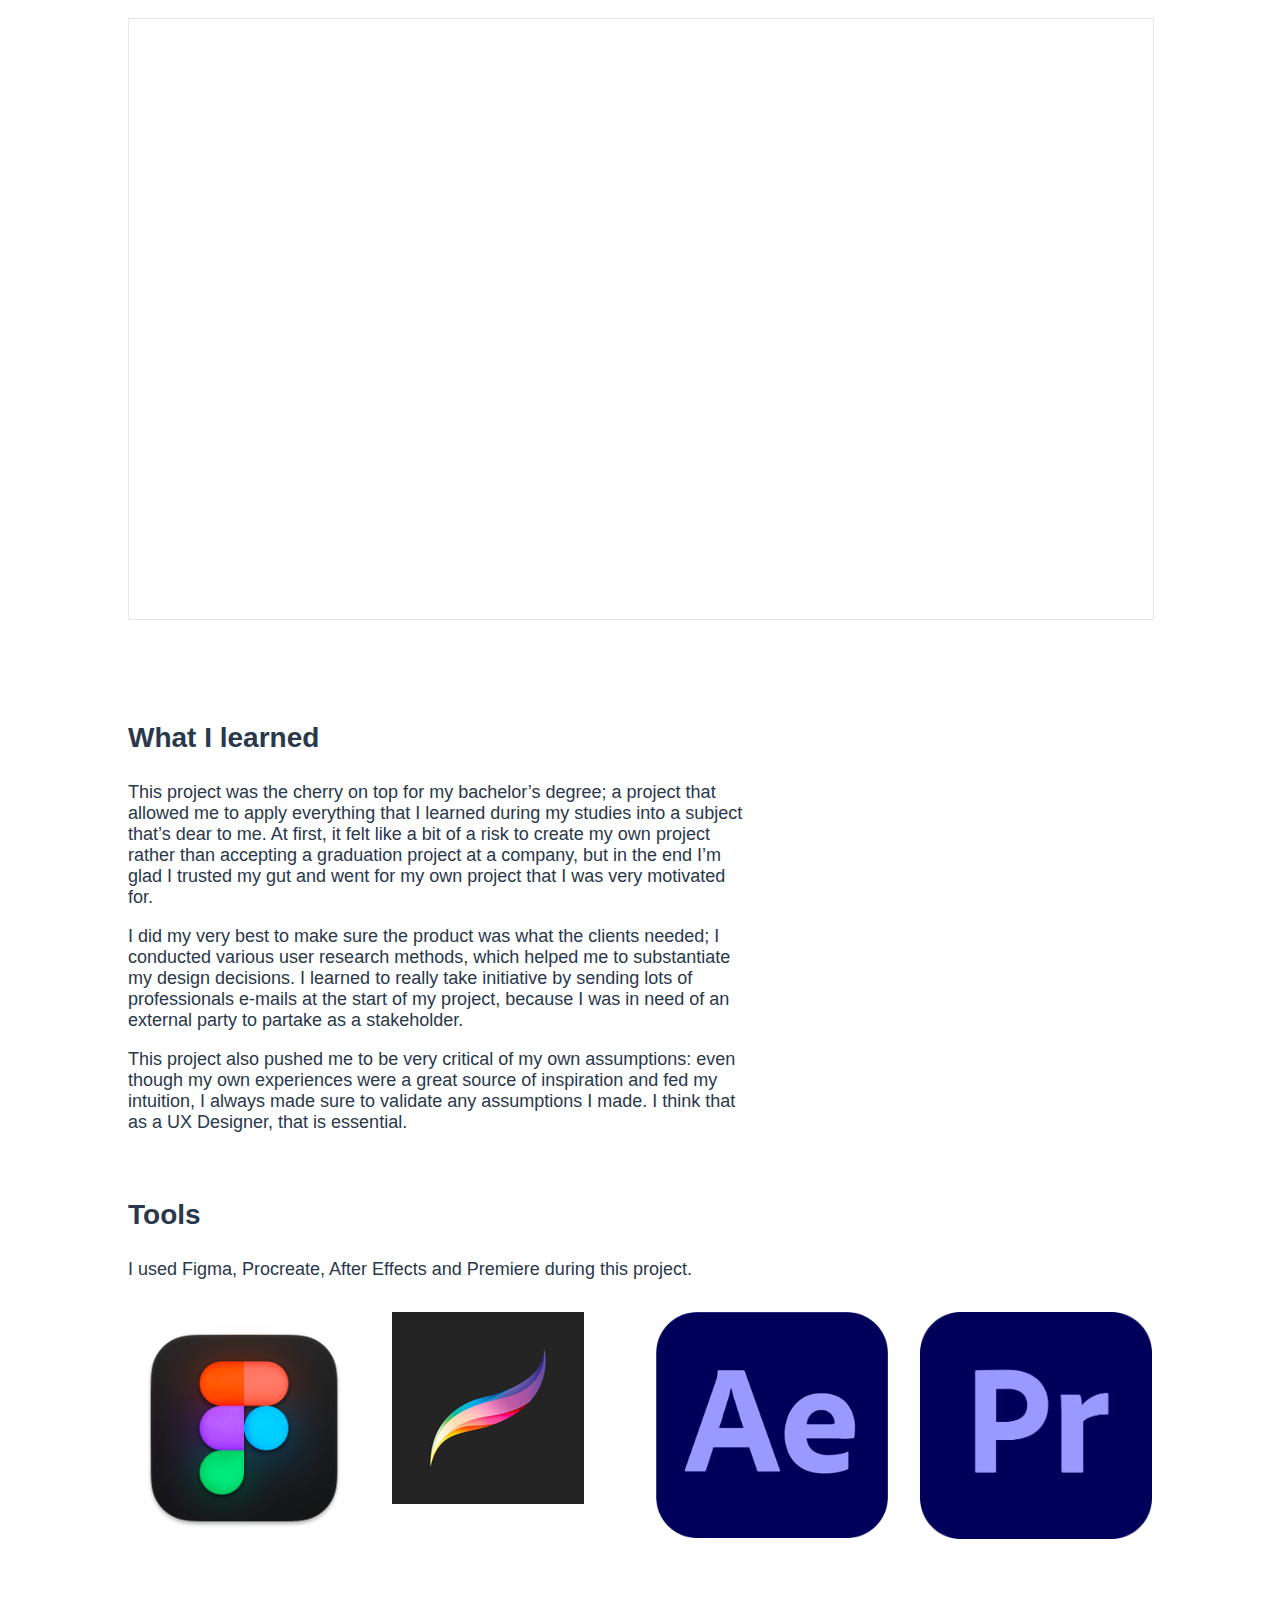
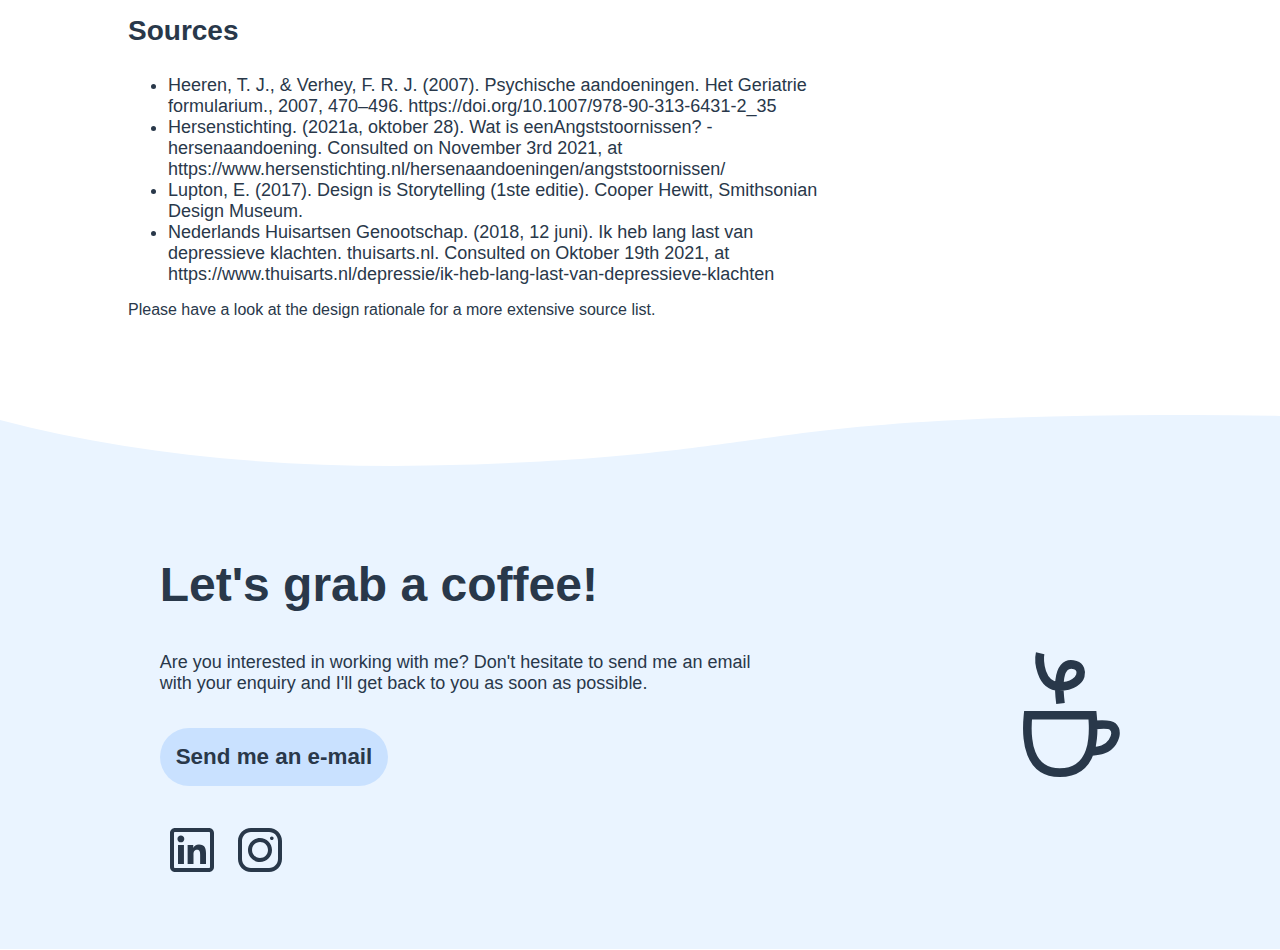
<file: thehappyjourney.html>
<!DOCTYPE html>
<html lang="en">
	<head>
		<meta charset="UTF-8">
		<title>The Happy Journey</title>
		<link rel="stylesheet" type="text/css" href="styles/styles.css">
		<link href='https://fonts.googleapis.com/css?family=Krona One' rel='stylesheet'>
		<meta name="viewport" content="width=device-width, initial-scale=1">
		<link rel="icon" type="image/x-icon" href="styles/images/favicon.svg">
	</head>
	<body>
		<section class="header">
			<p class="announcement">Please note that I'm currently only available for freelance illustration work, not UX & UI Design.</p>
			<section class="top">
				<a href="index.html" class="logotop">
					<img src="styles/images/logohorizontal.svg">
				</a>
				<nav>
					<ul>
						<li>
							<a href="index.html" class="activetab">Cases</a>
						</li>
						<li>
							<a href="illustrations.html" >Illustrations</a>
						</li>
						<li>
							<a href="about.html">About</a>
						</li>
					</ul>
				</nav>
			</section>
			<section class="intro">
				<a href="index.html" class="backarrow">
					<img src="styles/images/backicon.svg">
				</a>
				<h2>The Happy Journey</h2>
				<p>UX Design (graduation project).</p>
				<p class="naam">Marieke Hepkema</p>
				<p>Client: Arkin</p>
				<img alt="light bulb" class="headerillustration"  src="styles/images/thehappyjourney/thjmockup.png">
			</section>
			
		</section>
		<main class="projectpage">
			<h3>Introduction</h3>
			<p>The Happy Journey is an app that helps people to document progress and insights during their therapy journey, and to keep track of their homework in between sessions. This project was the final project for my bachelor’s degree Communication And Multimedia Design: my graduation project, which was graded with a 9/10.
			</p>
			<p>For a more detailed overview of the process, please take a look at the <a href="https://curved-puffin-3bd.notion.site/Design-Rationale-08681d41406343c6a5c1521f5a886032">Design Rationale (Dutch)</a>
			For all steps that were taken during the process, I’d like to refer to the <a href="https://curved-puffin-3bd.notion.site/Productbiografie-7da37c7768054c0cbe214d6aad919c98">Product Biography (Dutch)</a>
		</p>
		<p>To add some brief background information: this project focused on people who are currently receiving therapy, or have received therapy in the past (later referred to as ‘clients’). More specifically, this project was focused around <strong>cognitive behavioral therapy</strong> (later referred to as ‘CBT’), which is a form of therapy that is very widely used, and aims to help people to understand their negative thoughts, behavioral patterns, and feelings, and to replace those with positive patterns. In between multiple therapy sessions, it’s common to have some homework assigned to finish before the next session.
		</p>
		<h3>The design challenge</h3>
		<p>The challenge was to help clients to get the most out of their therapy journey. People go to therapy for all kinds of reasons, and experience their own struggles during their treatment.
		</p>
		<p>To give an example: some clients reported that they struggled to remember, plan and/or complete the homework they got in between sessions. This is, unfortunately, not very surprising, as concentration problems are a common symptom of common mental disorders (Hersenstichting, 2021a; Heeren & Verhey, 2007; Nederlands Huisartsen Genootschap, 2018).</p>
		<p>Another thing that interested me a lot, was the ‘offboarding’ of the clients; how well are they able to keep up the good work and continue to make progress after they’ve completed their treatment?</p>
		<p>To tackle the client’s struggles, I’ve formulated the following design challenge:</p>
		<p><q>How can a digital interactive tool help people who are undergoing a CBT-treatment, so that the mental wellbeing and experience of the client is improved during and after the treatment?</q>
		</p>
		<h3>The process</h3>
		<p>During the project, I teamed up with Lidwien Schweitzer, a project manager at <a href="https://arkin.nl/">Arkin</a> (a mental health institute in the Netherlands). Lidwien helped me a lot by being a closely involved stakeholder with a strong affinity with e-health. This helped me to create a more accurate and well-informed concept and design.</p>
		<p>As a student focusing on UX and Visual design, my aim was to create a research-based, tested, good-looking product.
		I applied several methods for my research, including:
			<ul>
				<li><strong>Benchmark creation:</strong> what kinds of digital mental health tools are currently available? What works, what doesn’t and how can my product distinguish itself from others?</li>
				<li><strong>Literature study:</strong> because of mental health being both a sensitive and a thoroughly researched subject, it was essential to look for helpful (background) information from trustworthy sources.
				</li>
				<li><strong>Interviewing clients, a psychologist and my main stakeholder:</strong> this helped a lot with guiding my project in the right direction. It was so interesting how each interview lead to new ideas for the project.
				</li>
				<li><strong>Personality & Script:</strong> writing out the interactions as a script, and giving the product a personality helped a lot with determining the tone of voice and general vibe of the app.</li>
				<li><strong>Assumption matrix:</strong> before conducting prototype tests, it is essential to look at any possible assumptions you’re falling prey to. I graded those based on impact and (un-)certainty, and placed them in a matrix. This helped a lot with determining what the user tests should be focused on.</li>
				<li><strong>Prototype testing:</strong> I conducted several usability tests, and added an interview to all of the tests to gain more understanding of the clients. I also conducted a couple of online usability tests, using <a href="https://www.useberry.com/">Useberry</a></li>
				<li><strong>Peer reviews:</strong> I used my network and got some great feedback from my fellow peers.</li>
			</ul>
		</p>

		<p>For a detailed view of all the methods I applied during the project, I’d like to refer to the <a href="https://curved-puffin-3bd.notion.site/Productbiografie-7da37c7768054c0cbe214d6aad919c98">Product Biography (Dutch)</a></p>
		<h3>Important design decisions</h3>
		<p>My research led to a couple of interesting insights about the clients:
			<ul>
				<li><strong>Concentration issues, forgetfulness</strong> and <strong>fatigue</strong> are common symptoms in common mental illnesses;
				</li>
				<li><strong>Making time /planning</strong> for the given homework is a challenge.
				</li>
				<li>Clients can feel <strong>overstimulated</strong> easily.
				</li>
				<li>Clients deem a <strong>friendly relationship</strong> with their therapist as important.
				</li>
				<li>Some clients <strong>already use their phone</strong> in some way to make their homework and to take notes during therapy sessions.
				</li>
				<li>Some clients mentioned that they used their prescribed e-health product <strong>“because they have to.”</strong>
				</li>
			</ul>
			
		</p>
		<p>To address these challenges, I made the following design decisions:
		</p>
		
		<h4>Calm design</h4>
		<p>To address the concentration issues, forgetfulness, fatigue and overstimulation, it was essential to create a product that had a calm vibe and that didn't overstimulate, by utilizing the 'one main function per screen' method, and by using progressive disclosure design patterns for, as an example, the process of documenting a therapy session. Even the text field for the summary of the session is intentionally small, so that the client would feel less pressured to write an extensive summary; keeping it simple is key.
		</p>
		<img alt="3 screens that illustrate how the app is simple and calm in design" src="styles/images/thehappyjourney/calmdesign.jpg" class="fullwidthimg">
		<h4>A friendly tone of voice</h4>
		<p>Because a friendly relationship between the therapist and client was named as an important attribute of a succesful treatment by both clients and the therapist I interviewed, I made sure to write important interactions/flows as a script, before writing the copy. I wanted the app to feel like a motivating, kind, coach that was never disheartening or too intense.</p>
		<p>This idea also translates in the general look & feel: I created a soft colour palette inspired by colours found in nature.</p>
		<p><q>People seem to be spontaneously drawn to images of nature, and thus focus on them with little effort. Thus such images help conserve the mental resources required for concentration (Lupton, E. (2017)).</q></p>
		<img alt="visual elements of the app design, like colour and typography" src="styles/images/thehappyjourney/styleguide.png" class="fullwidthimg">
		<p>To add some playfulness to the app, the starting screen has a different look depending on the season.</p>
		<img alt="4 starting screen designs, each with a seasonal theme" src="styles/images/thehappyjourney/seasons.jpg" class="fullwidthimg">

		<h4>Intrinsic motivation</h4>
		<p>As clients told me that they didn't like using existing e-health products that were prescribed by their therapist, I wanted to create a product that was tailored to their needs specifically, and played into their intrinsic motivation.</p>
		<p>These are some steps I took to make the product more motivating
			<ul>
				<li>When the client first uses the app, they formulate the goal they want to work towards. During their journey, they can reflect on this goal, and they're rewarded with a new theme within the app if they reach the goal. This helps the client to remember what they're putting in all the effort for, and reminds them when they might feel demotivated.</li>
				<li>The therapist doesn't have any access to the content the client enters. Only the client can access their (very personal) information, and the data is stored locally, with the option to make a back-up (on their own Google Drive, for instance). Other services did give therapists access to their client's content, but user research led to the conclusion that clients rather only share things with their therapist when they feel like it.</li>
				<li>In the 'map' within the app, all notes from past sessions are collected and displayed visually as checkpoints on a path. This gives a visual representation of how far the client already has come, and shows the progress in a playful manner.</li>
			</ul></p>
			<img alt="two images: 1 with an invisible mountain, and 1 with a mountain with a star on top" src="styles/images/thehappyjourney/goal.png" class="fullwidthimg">
			<p>By setting and tracking a goal and every step in between, the path towards the clients' future self becomes more clear.</p>
			<img alt="two screens showing different parts of the goal setting within the app" src="styles/images/thehappyjourney/goalsetting.jpg" class="fullwidthimg">
		<h4>Accessibility</h4>		
		<p>The first version of my prototype was completely in Enlgish, because I expected that that would be useful to more people. However, my stakeholder quickly pointed out that that's not necessarily the case. When it comes to mental health, especially people with lower education levels struggle to find the right resources for them. To add to that, the language used in some resources can be difficult to understand, and as such demotivates some people.</p>
		<p>To tackle this problem, I changed the language to Dutch, and made sure to keep every text as concise and to-the-point as possible, as to not cognitively strain the clients.</p>
		<p>When looking at accessibility improvements in the future, I think it would be awesome if an option for speech-to-text was added when adding a session entry (or maybe even more voice interface options!).</p>


		<h3>The end product</h3>
		<p>As a result of my research I came to the following concept: The Happy Journey is an app that playfully helps you to record your progress during a CGT-reatment. The app solves problems that most (former) clients encounter, such as planning and remembering homework, and helps the (former) client to collect insights and skills that offer guidance at the end of your journey, when you stand on your own two feet again.</p>
		<p>This concept supports the client during and after the therapy process, and helps them to get the most out of the treatment.</p>
		<p>Please have a look at the promotional video below (English subtitles are available).</p>
		<iframe width="100%" height="100%" src= "https://www.youtube.com/embed/HZ6K69mewz8" frameborder="0" allow="accelerometer; autoplay; encrypted-media; gyroscope; picture-in-picture" allowfullscreen></iframe>

		<h3>Interactive prototype</h3>
		<p>Feel free to interact with the figma prototype below.</p>
		<iframe style="border: 1px solid rgba(0, 0, 0, 0.1);" width="100%" height="450" src="https://www.figma.com/embed?embed_host=share&url=https%3A%2F%2Fwww.figma.com%2Fproto%2FzX6VvJfW6CcWplN3aO4a1u%2Fafstudeerproject%3Fpage-id%3D686%253A3813%26node-id%3D686%253A4093%26viewport%3D241%252C48%252C0.11%26scaling%3Dscale-down%26starting-point-node-id%3D686%253A4093" allowfullscreen></iframe>
		<h3>What I learned</h3>
		<p>This project was the cherry on top for my bachelor’s degree; a project that allowed me to apply everything that I learned during my studies into a subject that’s dear to me. At first, it felt like a bit of a risk to create my own project rather than accepting a graduation project at a company, but in the end I’m glad I trusted my gut and went for my own project that I was very motivated for.</p>
		<p>I did my very best to make sure the product was what the clients needed; I conducted various user research methods, which helped me to substantiate my design decisions. I learned to really take initiative by sending lots of professionals e-mails at the start of my project, because I was in need of an external party to partake as a stakeholder.</p>
		<p>This project also pushed me to be very critical of my own assumptions: even though my own experiences were a great source of inspiration and fed my intuition, I always made sure to validate any assumptions I made. I think that as a UX Designer, that is essential.</p>

		<h3>Tools</h3>
		<p>I used Figma, Procreate, After Effects and Premiere during this project.</p>
		<figure class="tools">
			<img alt="figma" src="styles/images/tools/figma.png">
			<img alt="procreate" src="styles/images/tools/procreate.png">
			<img alt="after effects" src="styles/images/tools/after_effects.png">
			<img alt="premiere pro" src="styles/images/tools/premiere.png">
		</figure>
		<h3>Sources</h3>
		<p>
			<ul>
				<li>Heeren, T. J., & Verhey, F. R. J. (2007). Psychische aandoeningen. Het Geriatrie formularium., 2007, 470–496. https://doi.org/10.1007/978-90-313-6431-2_35
				</li>
				<li>Hersenstichting. (2021a, oktober 28). Wat is eenAngststoornissen? - hersenaandoening. Consulted on November 3rd 2021, at https://www.hersenstichting.nl/hersenaandoeningen/angststoornissen/
				</li>
				<li>Lupton, E. (2017). Design is Storytelling (1ste editie). Cooper Hewitt, Smithsonian Design Museum.</li>
				<li>Nederlands Huisartsen Genootschap. (2018, 12 juni). Ik heb lang last van depressieve klachten. thuisarts.nl. Consulted on Oktober 19th 2021, at  https://www.thuisarts.nl/depressie/ik-heb-lang-last-van-depressieve-klachten
				</li>
				
			</ul>
			Please have a look at the design rationale for a more extensive source list.
		</p>
		
	</main>
	<footer>
			<section>
				<h2>Let's grab a coffee!</h2>
						<p>Are you interested in working with me? Don't hesitate to send me an email with your enquiry and I'll get back to you as soon as possible. <!-- <strong>Please note that I'm currently only available for freelance illustration work, not UX & UI Design.</strong>--></p>
				<a class="button" href="mailto:studioheppy@gmail.com" target="blank">Send me an e-mail</a>
				<section class="socials">
					<a href="https://www.linkedin.com/in/marieke-hepkema-04324b158" target="blank">
						<img src="styles/images/icons/linkedin.svg">
					</a>
					<a href="https://www.instagram.com/studioheppy/" target="blank">
						<img src="styles/images/icons/instagram.svg">
					</a>
				</section>
			</section>
			<img alt="illustration of a coffee cup" src="styles/images/coffeecup.svg">
		</footer>
</body>
</html>
</file>
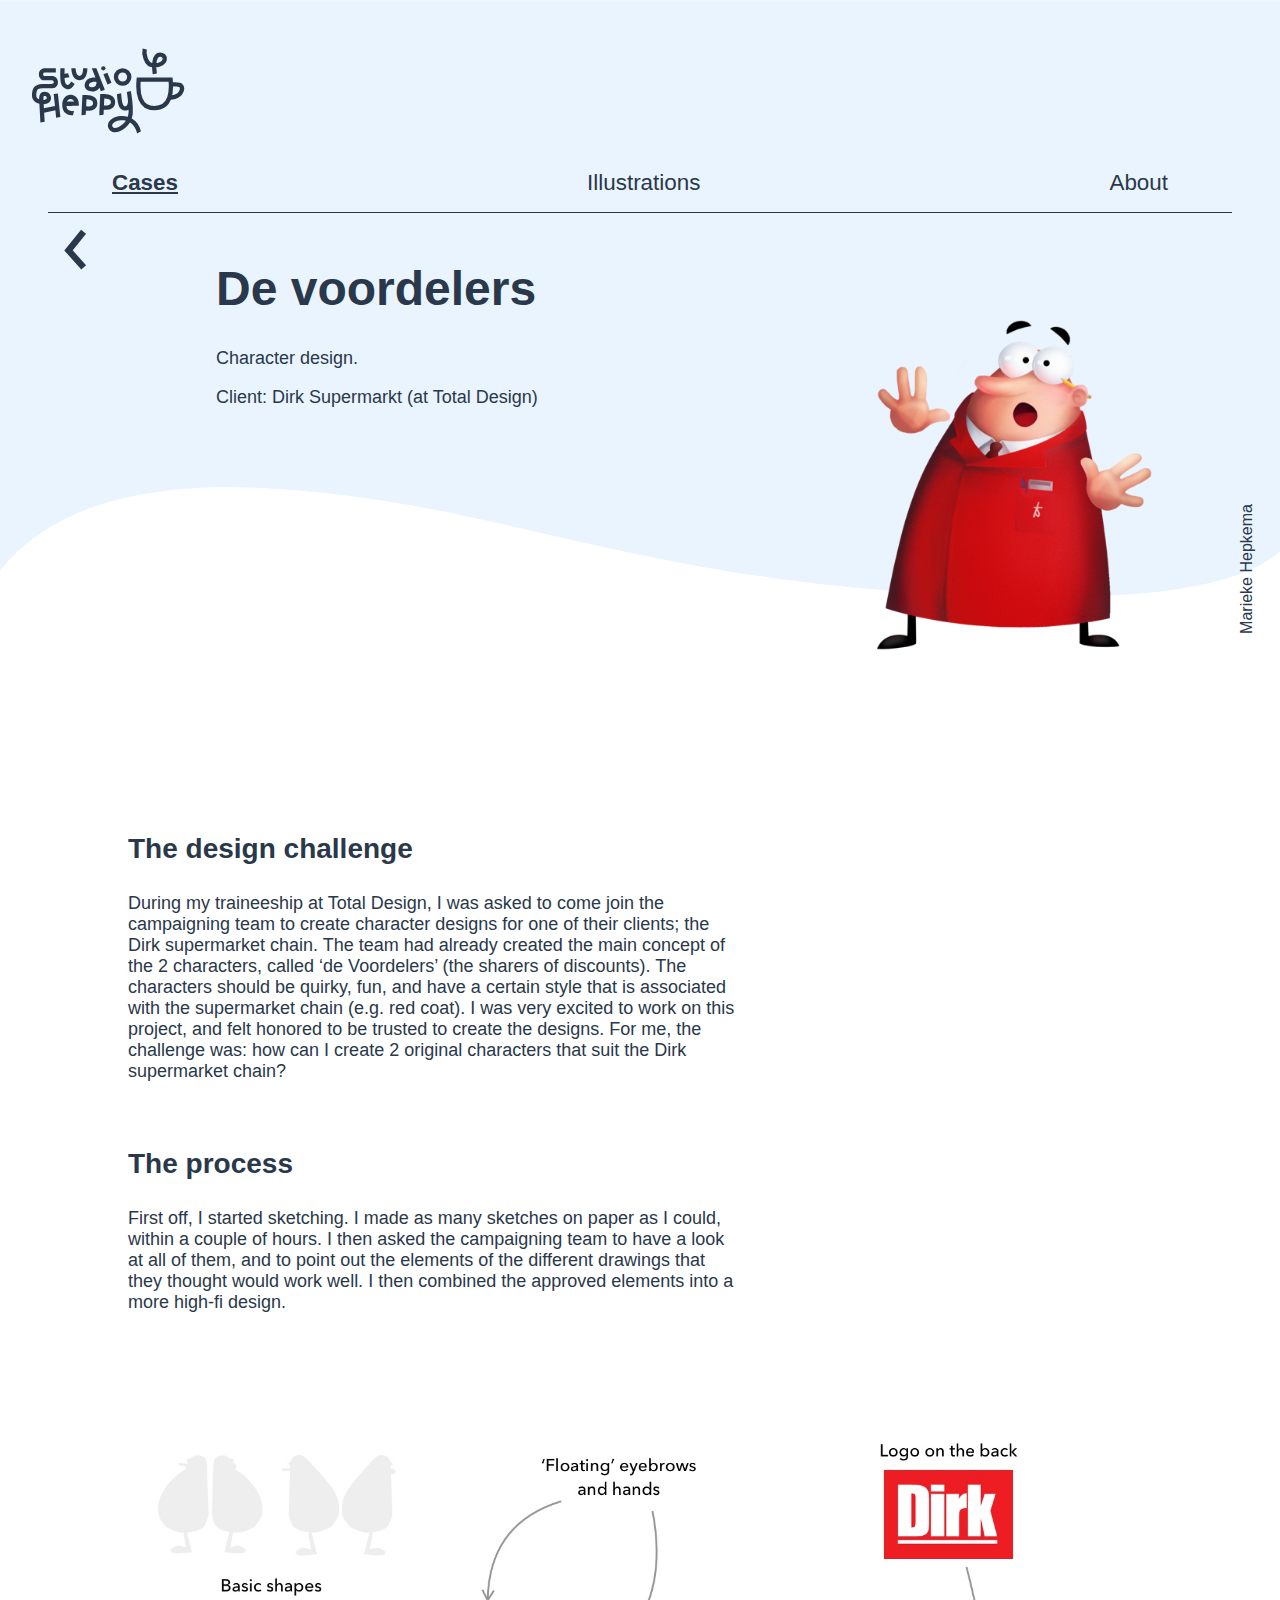
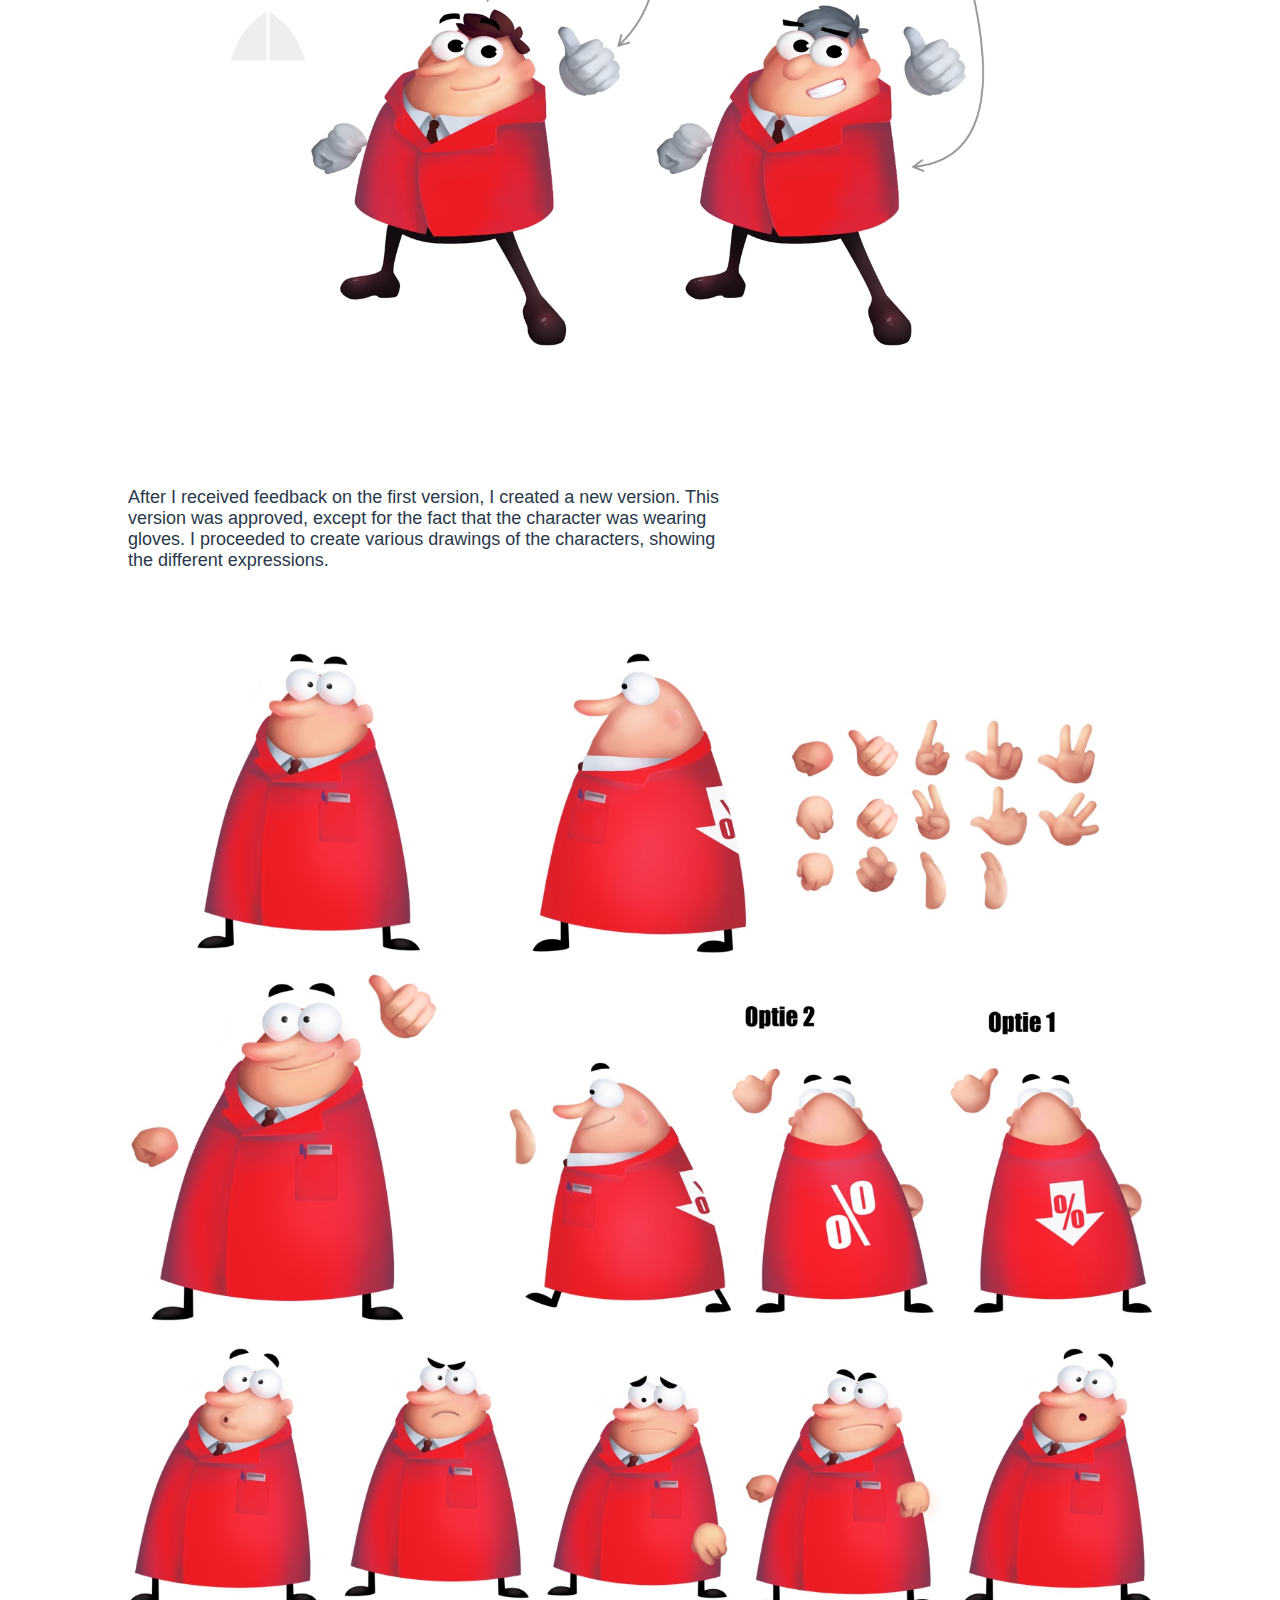
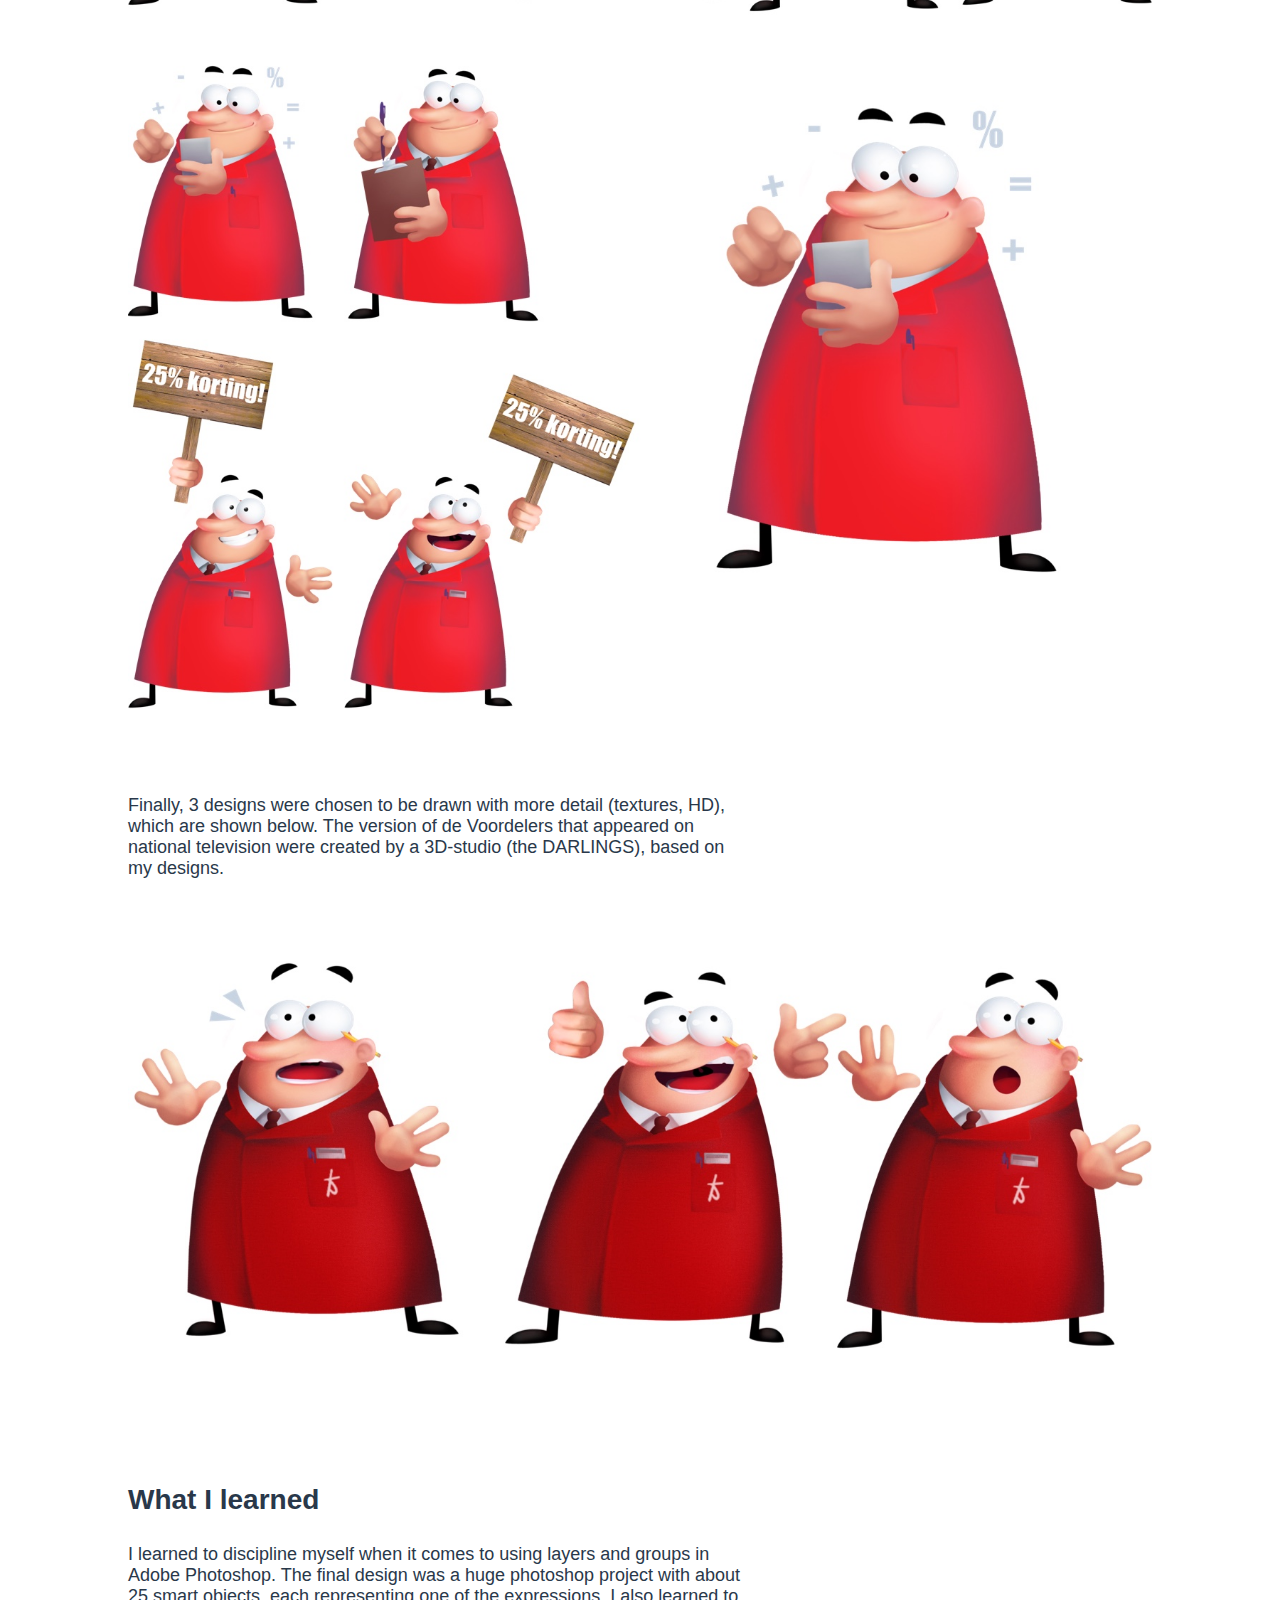
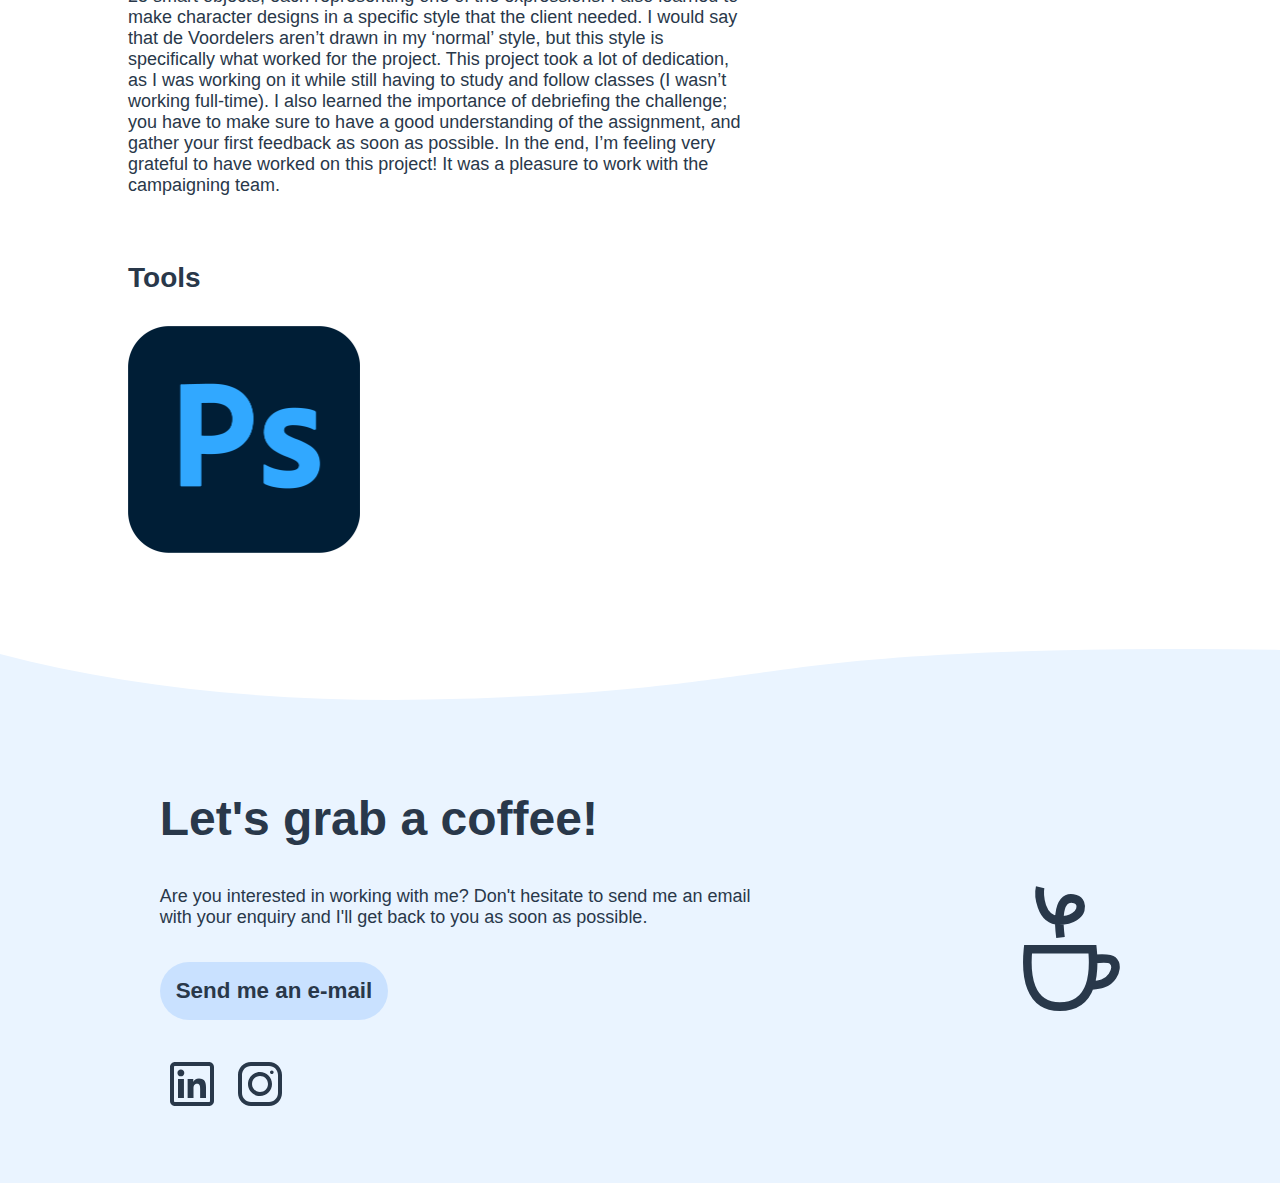
<file: voordelers.html>
<!DOCTYPE html>
<html lang="en">
	<head>
		<meta charset="UTF-8">
		<title>De Voordelers</title>
		<link rel="stylesheet" type="text/css" href="styles/styles.css">
		<link href='https://fonts.googleapis.com/css?family=Krona One' rel='stylesheet'>
		<meta name="viewport" content="width=device-width, initial-scale=1">
		<link rel="icon" type="image/x-icon" href="styles/images/favicon.svg">
	</head>
	<body>
		<section class="header">
			<p class="announcement">Please note that I'm currently only available for freelance illustration work, not UX & UI Design.</p>
			<section class="top">
				<a href="index.html" class="logotop">
					<img src="styles/images/logohorizontal.svg">
				</a>
				<nav>
					<ul>
						<li>
							<a href="index.html" class="activetab">Cases</a>
						</li>
						<li>
							<a href="illustrations.html" >Illustrations</a>
						</li>
						<li>
							<a href="about.html">About</a>
						</li>
					</ul>
				</nav>
			</section>
			<section class="intro">
				<a href="index.html" class="backarrow">
					<img src="styles/images/backicon.svg">
				</a>
				<h1>De voordelers</h1>
				<p>Character design.</p>
				<p>Client: Dirk Supermarkt (at Total Design)</p>
				<p class="naam">Marieke Hepkema</p>
				<img alt="voordeler" class="headerillustration" src="styles/images/voordelers/voordelersheaderimg.png">
			</section>
			
		</section>
		<main class="projectpage">
			<h3>The design challenge</h3>
			<p>During my traineeship at Total Design, I was asked to come join the campaigning team to create character designs for one of their clients; the Dirk supermarket chain. The team had already created the main concept of the 2 characters, called ‘de Voordelers’ (the sharers of discounts). The characters should be quirky, fun, and have a certain style that is associated with the supermarket chain (e.g. red coat). I was very excited to work on this project, and felt honored to be trusted to create the designs. For me, the challenge was: how can I create 2 original characters that suit the Dirk supermarket chain?
			</p>
			<h3>The process</h3>
			<p>First off, I started sketching. I made as many sketches on paper as I could, within a couple of hours. I then asked the campaigning team to have a look at all of them, and to point out the elements of the different drawings that they thought would work well. I then combined the approved elements into a more high-fi design.</p>
			<img alt="first designs for de Voordelers" class="fullwidthimg" src="styles/images/voordelers/voordelers1.jpg">
			<p>After I received feedback on the first version, I created a new version. This version was approved, except for the fact that the character was wearing gloves. I proceeded to create various drawings of the characters, showing the different expressions.</p>
			<img class="fullwidthimg" alt="designs for the various expressions of de Voordelers" src="styles/images/voordelers/voordelers2.jpg">
			<p>Finally, 3 designs were chosen to be drawn with more detail (textures, HD), which are shown below. The version of de Voordelers that appeared on national television were created by a 3D-studio (the DARLINGS), based on my designs.</p>
			<img class="fullwidthimg" alt="designs for the various expressions of de Voordelers" src="styles/images/voordelers/voordelers3.jpg">
			<h3>What I learned</h3>
			<p>I learned to discipline myself when it comes to using layers and groups in Adobe Photoshop. The final design was a huge photoshop project with about 25 smart objects, each representing one of the expressions. I also learned to make character designs in a specific style that the client needed. I would say that de Voordelers aren’t drawn in my ‘normal’ style, but this style is specifically what worked for the project. This project took a lot of dedication, as I was working on it while still having to study and follow classes (I wasn’t working full-time). I also learned the importance of debriefing the challenge; you have to make sure to have a good understanding of the assignment, and gather your first feedback as soon as possible. In the end, I’m feeling very grateful to have worked on this project! It was a pleasure to work with the campaigning team.</p>
			<h3>Tools</h3>
			<figure class="tools">
				<img alt="photoshop" src="styles/images/tools/photoshop.png">
			</figure>



		</main>
	<footer>
			<section>
				<h2>Let's grab a coffee!</h2>
						<p>Are you interested in working with me? Don't hesitate to send me an email with your enquiry and I'll get back to you as soon as possible. <!-- <strong>Please note that I'm currently only available for freelance illustration work, not UX & UI Design.</strong>--></p>
				<a class="button" href="mailto:studioheppy@gmail.com" target="blank">Send me an e-mail</a>
				<section class="socials">
					<a href="https://www.linkedin.com/in/marieke-hepkema-04324b158" target="blank">
						<img src="styles/images/icons/linkedin.svg">
					</a>
					<a href="https://www.instagram.com/studioheppy/" target="blank">
						<img src="styles/images/icons/instagram.svg">
					</a>
				</section>
			</section>
			<img alt="illustration of a coffee cup" src="styles/images/coffeecup.svg">
		</footer>
	</body>
</html>
</file>
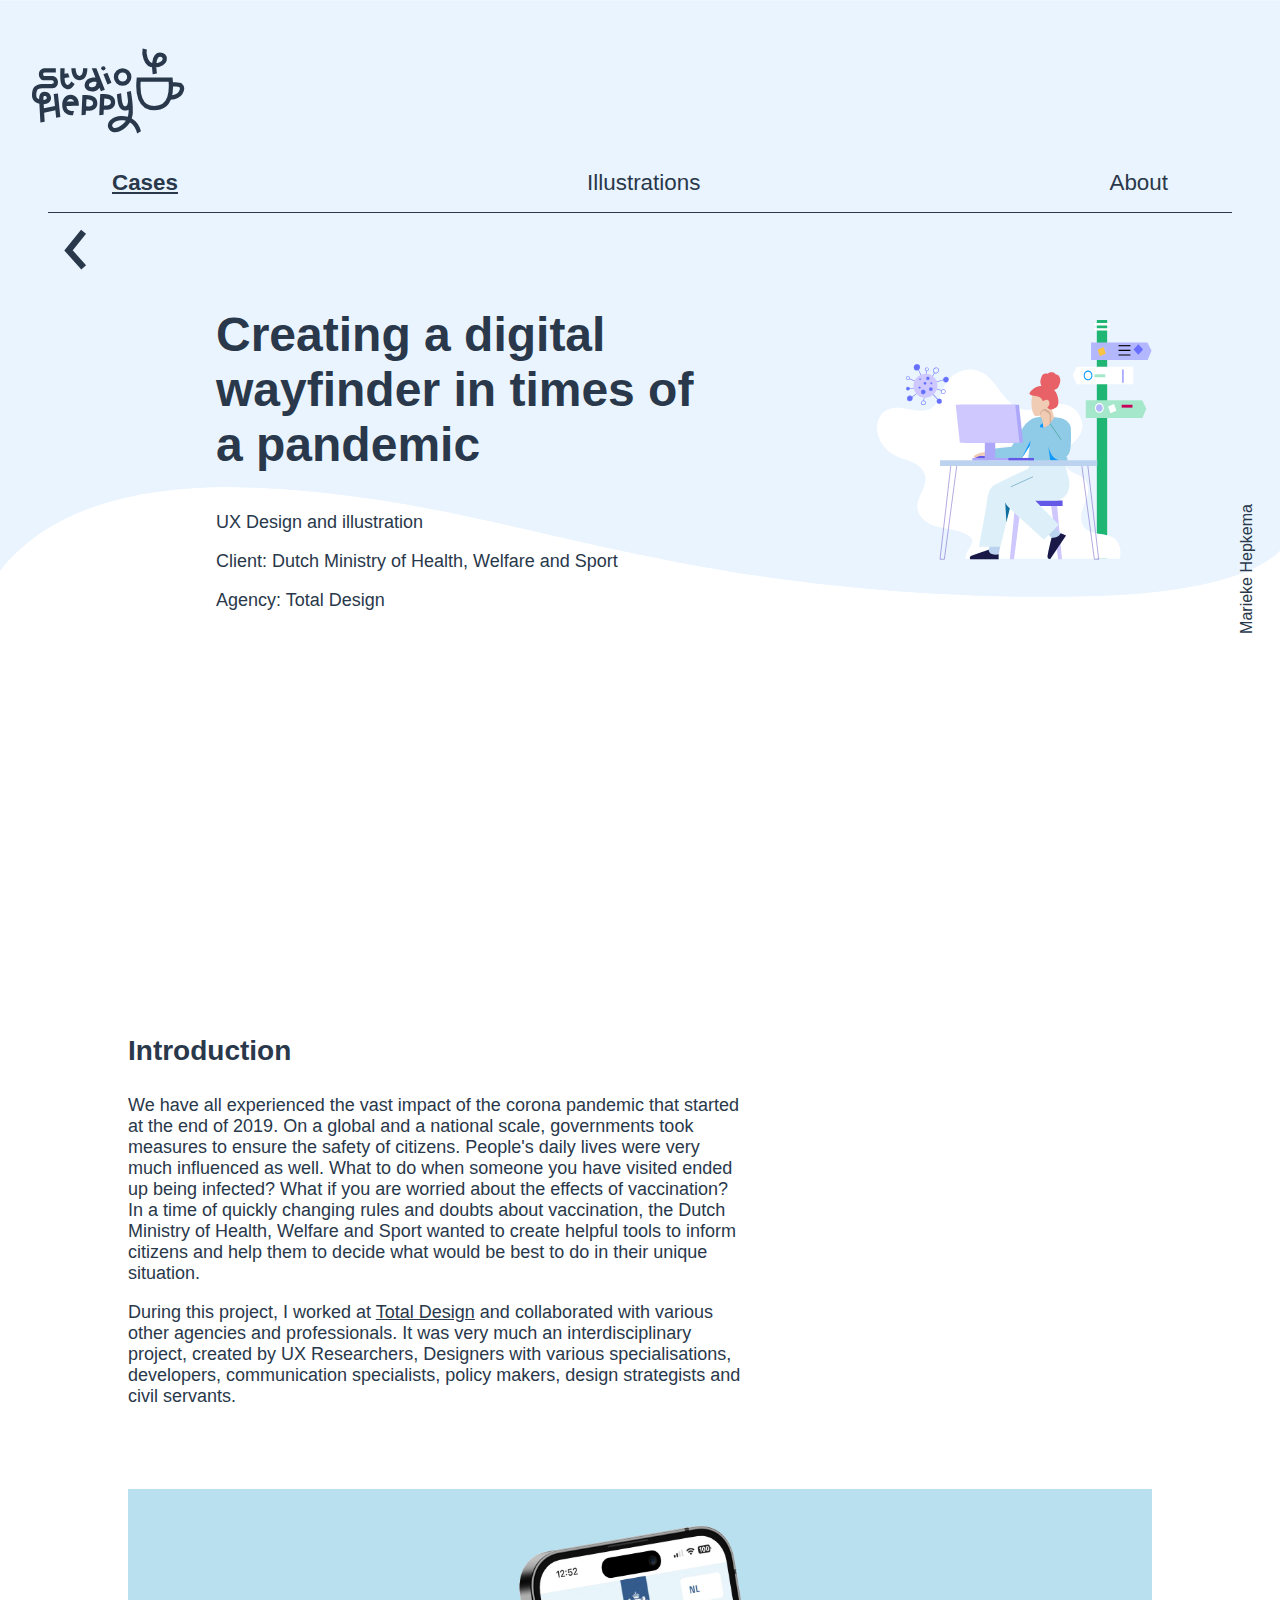
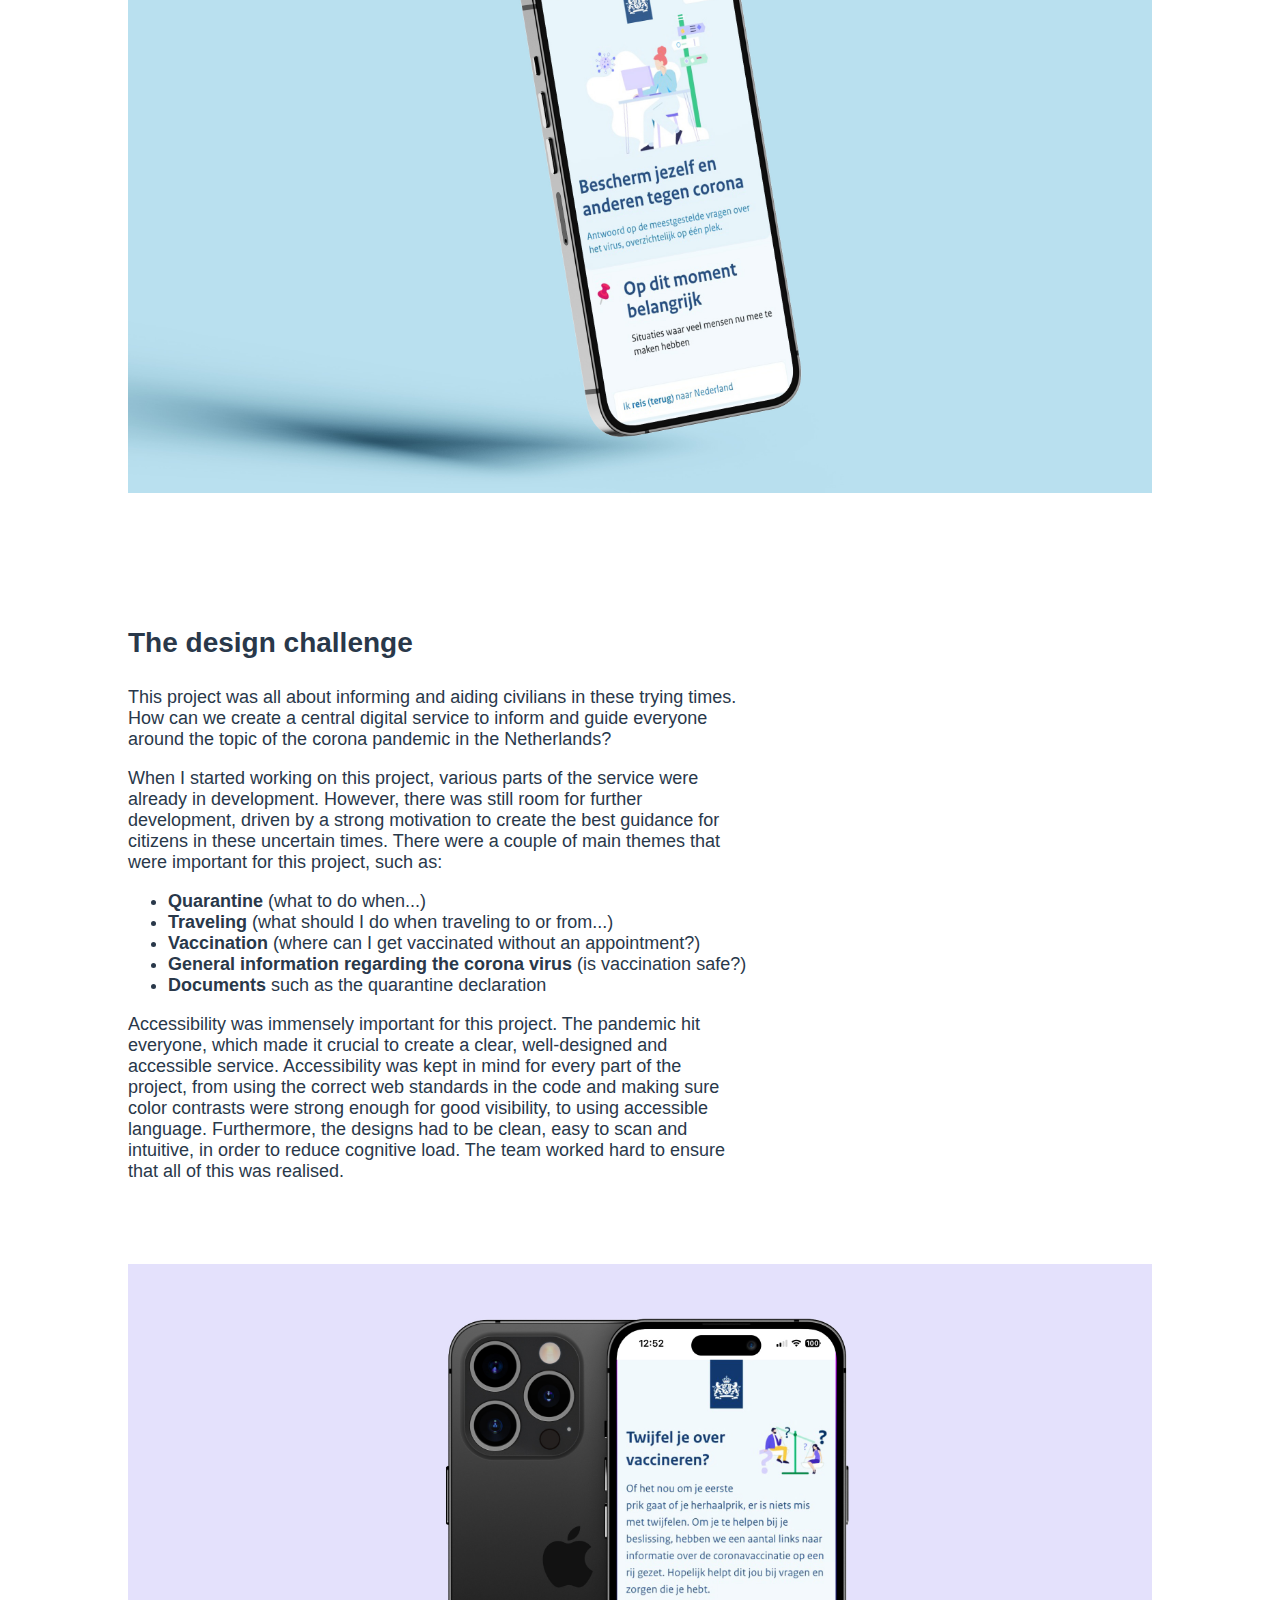
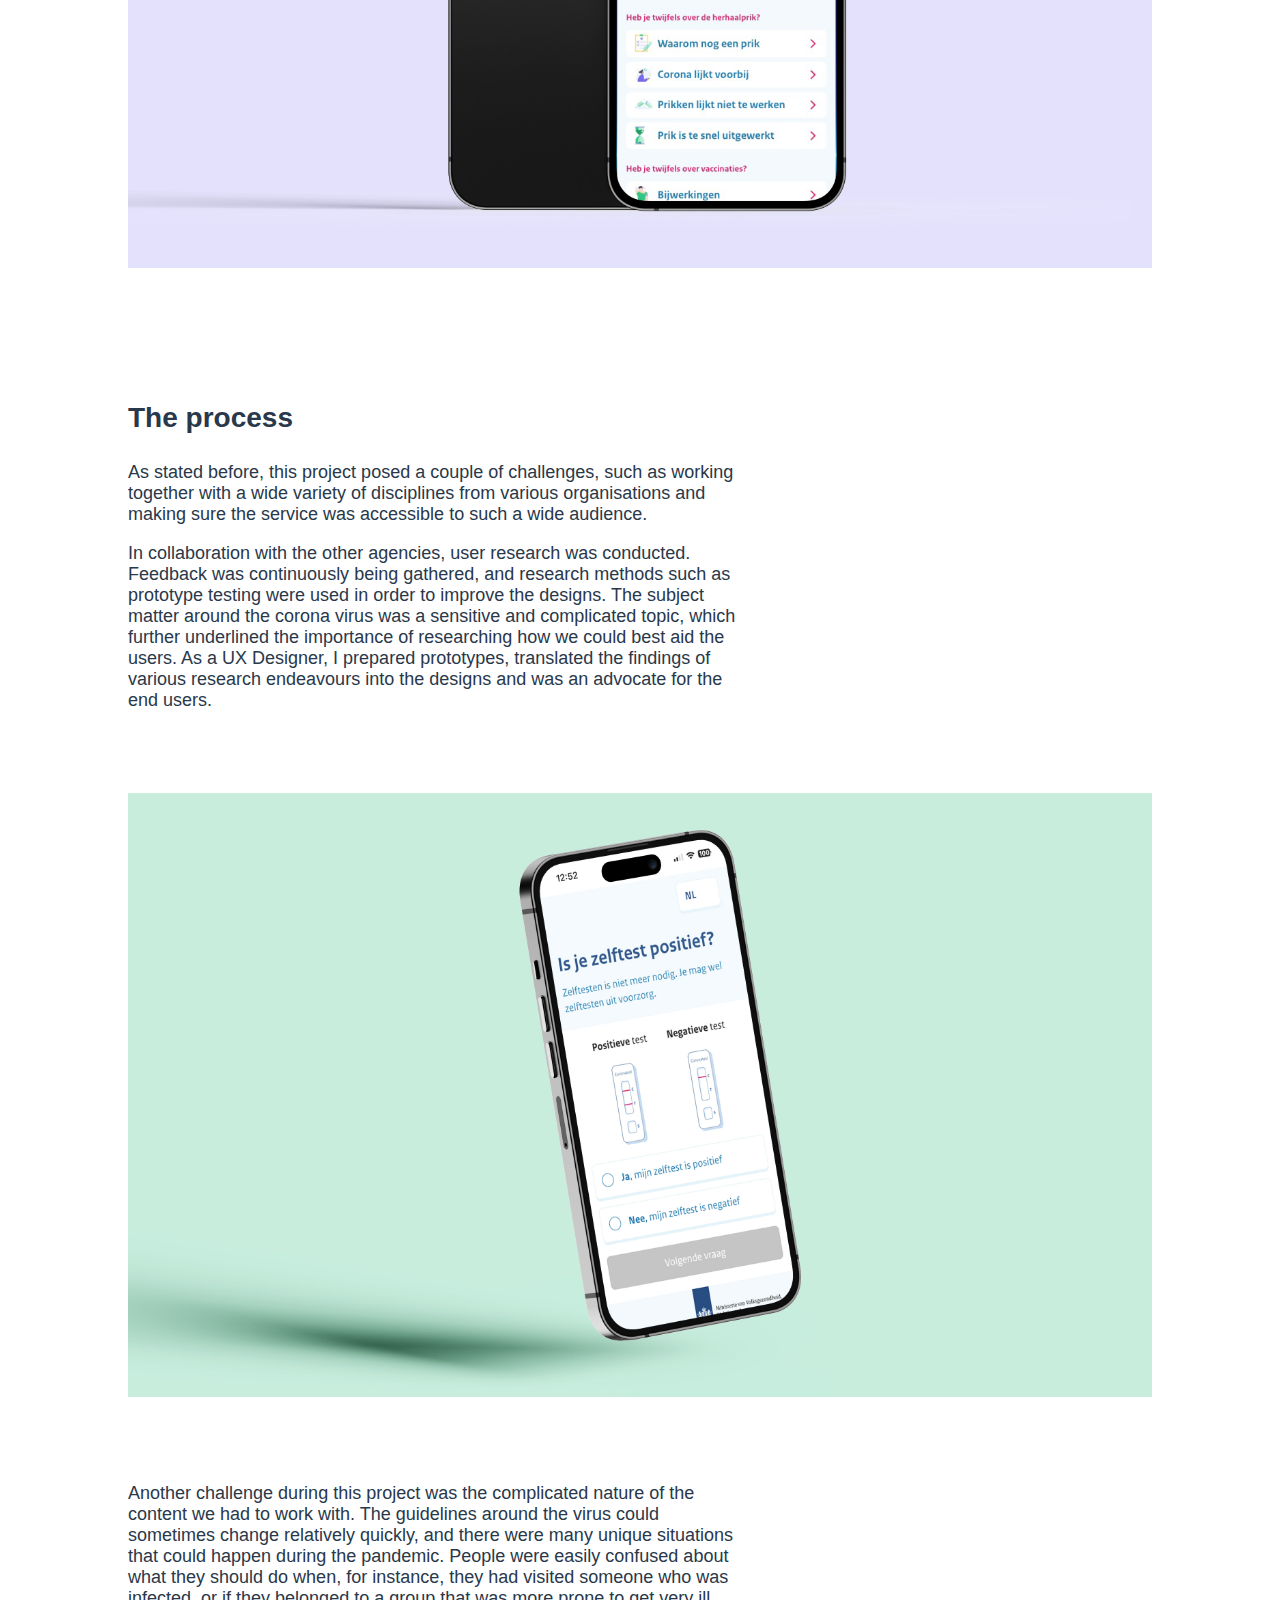
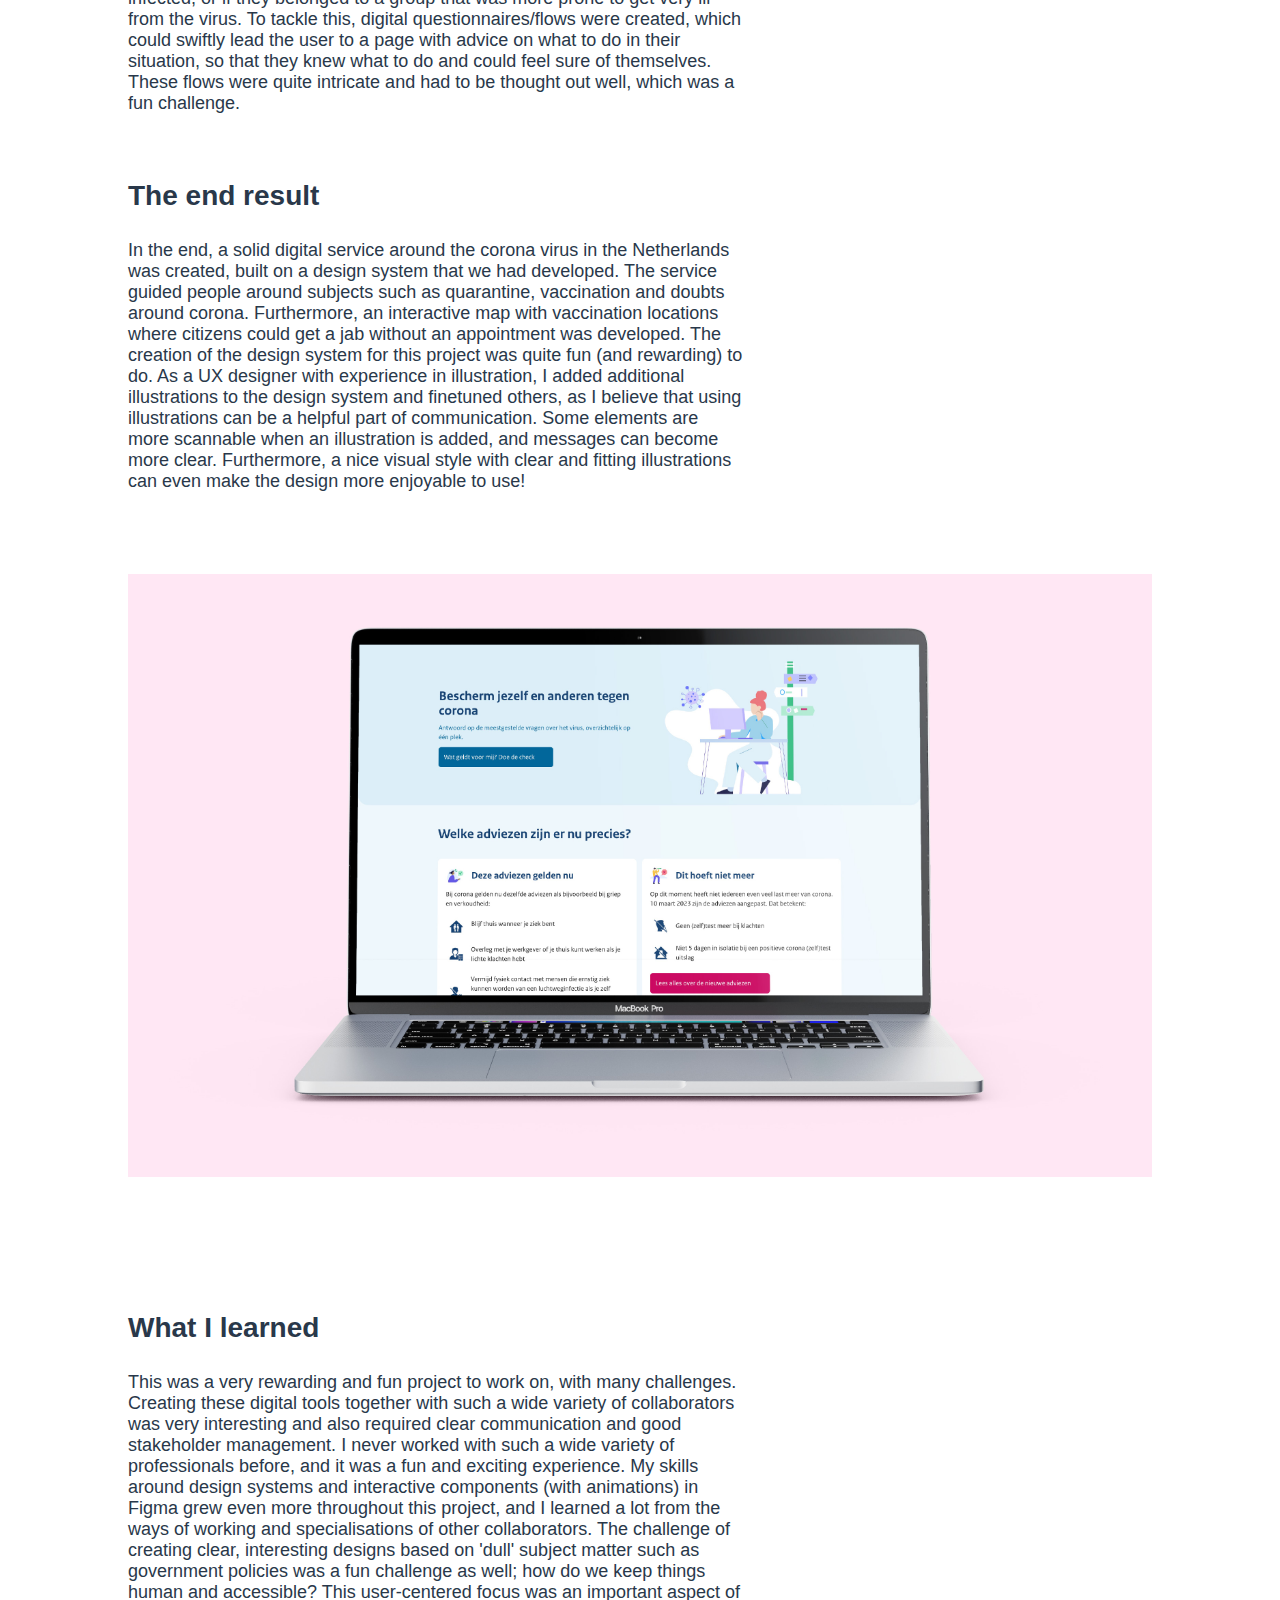
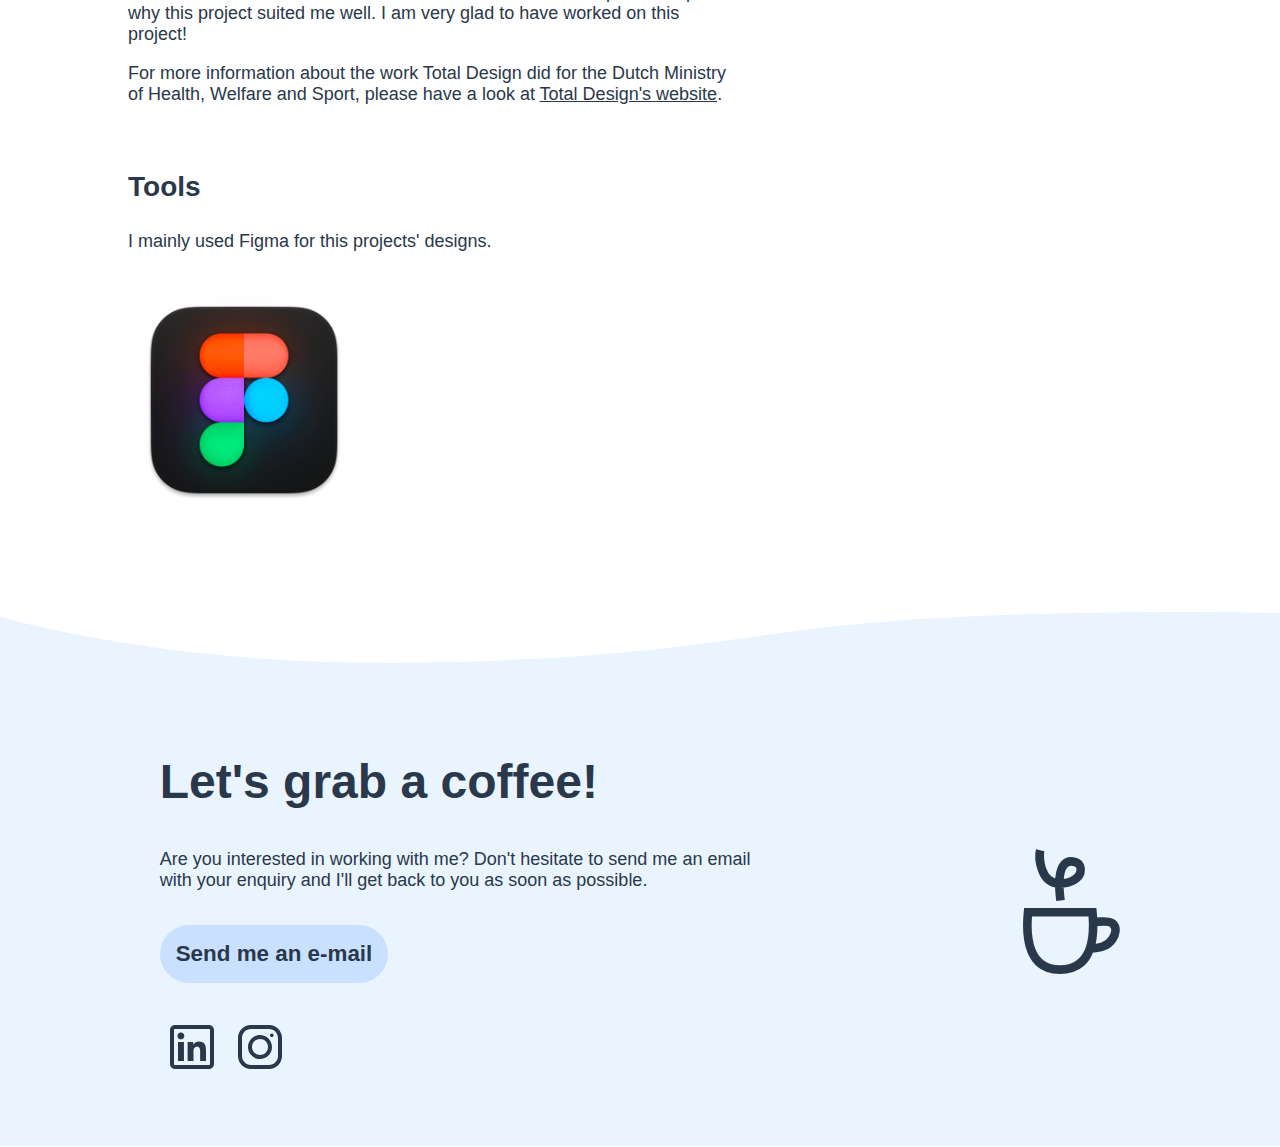
<file: VWS.html>
<!DOCTYPE html>
<html lang="en">
	<head>
		<meta charset="UTF-8">
		<title>VWS</title>
		<link rel="stylesheet" type="text/css" href="styles/styles.css">
		<link href='https://fonts.googleapis.com/css?family=Krona One' rel='stylesheet'>
		<meta name="viewport" content="width=device-width, initial-scale=1">
		<link rel="icon" type="image/x-icon" href="styles/images/favicon.svg">
	</head>
	<body>
		<section class="header">
			<p class="announcement">Please note that I'm currently only available for freelance illustration work, not UX & UI Design.</p>
			<section class="top">
				<a href="index.html" class="logotop">
					<img src="styles/images/logohorizontal.svg">
				</a>
				<nav>
					<ul>
						<li>
							<a href="index.html" class="activetab">Cases</a>
						</li>
						<li>
							<a href="illustrations.html" >Illustrations</a>
						</li>
						<li>
							<a href="about.html">About</a>
						</li>
					</ul>
				</nav>
			</section>
			<section class="intro">
				<a href="index.html" class="backarrow">
					<img src="styles/images/backicon.svg">
				</a>
				<h2>Creating a digital wayfinder in times of a pandemic</h2>
				<p>UX Design and illustration</p>
				<p class="naam">Marieke Hepkema</p>
				<p>Client: Dutch Ministry of Health, Welfare and Sport</p>
				<p>Agency: Total Design</p>
				<img alt="light bulb" class="headerillustration" src="styles/images/VWS/VWSheader.svg">
			</section>
			
		</section>
		<main class="projectpage">
			<h3>Introduction</h3>
			<p>We have all experienced the vast impact of the corona pandemic that started at the end of 2019. On a global and a national scale, governments took measures to ensure the safety of citizens. People's daily lives were very much influenced as well. What to do when someone you have visited ended up being infected? What if you are worried about the effects of vaccination? In a time of quickly changing rules and doubts about vaccination, the Dutch Ministry of Health, Welfare and Sport wanted to create helpful tools to inform citizens and help them to decide what would be best to do in their unique situation.
			</p>
			<p>During this project, I worked at <a href="https://www.totaldesign.com/" target="blank">Total Design</a> and collaborated with various other agencies and professionals. It was very much an interdisciplinary project, created by UX Researchers, Designers with various specialisations, developers, communication specialists, policy makers, design strategists and civil servants.</p>
		</p>
				
		<img src="styles/images/VWS/MVOGmobile.jpg" class="fullwidthimg" alt="a mockup of an iphone, displaying a corona information website by the Dutch government.">

		<h3>The design challenge</h3>
		<p>This project was all about informing and aiding civilians in these trying times. How can we create a central digital service to inform and guide everyone around the topic of the corona pandemic in the Netherlands?</p>
		<p>When I started working on this project, various parts of the service were already in development. However, there was still room for further development, driven by a strong motivation to create the best guidance for citizens in these uncertain times. There were a couple of main themes that were important for this project, such as:
		<ul>
			<li><strong>Quarantine</strong> (what to do when...)</li>
			<li><strong>Traveling</strong> (what should I do when traveling to or from...)</li>
			<li><strong>Vaccination</strong> (where can I get vaccinated without an appointment?)</li>
			<li><strong>General information regarding the corona virus</strong> (is vaccination safe?)</li>
			<li><strong>Documents</strong> such as the quarantine declaration</li>
		</ul> 
		<p>Accessibility was immensely important for this project. The pandemic hit everyone, which made it crucial to create a clear, well-designed and accessible service. Accessibility was kept in mind for every part of the project, from using the correct web standards in the code and making sure color contrasts were strong enough for good visibility, to using accessible language. Furthermore, the designs had to be clean, easy to scan and intuitive, in order to reduce cognitive load. The team worked hard to ensure that all of this was realised.</p>

		<img src="styles/images/VWS/OVVmobile.jpg" class="fullwidthimg" alt="a mockup of an iphone, displaying the a corona information website by the Dutch government.">


		<h3>The process</h3>
		<p>As stated before, this project posed a couple of challenges, such as working together with a wide variety of disciplines from various organisations and making sure the service was accessible to such a wide audience.</p>
		<p>In collaboration with the other agencies, user research was conducted. Feedback was continuously being gathered, and research methods such as prototype testing were used in order to improve the designs. The subject matter around the corona virus was a sensitive and complicated topic, which further underlined the importance of researching how we could best aid the users. As a UX Designer, I prepared prototypes, translated the findings of various research endeavours into the designs and was an advocate for the end users.</p>

		<img src="styles/images/VWS/MVOGvraagmobile.jpg" class="fullwidthimg" alt="a mockup of an iphone, displaying a corona information website. The website asks the user whether their covid test was positive or not.">

		<p>Another challenge during this project was the complicated nature of the content we had to work with. The guidelines around the virus could sometimes change relatively quickly, and there were many unique situations that could happen during the pandemic. People were easily confused about what they should do when, for instance, they had visited someone who was infected, or if they belonged to a group that was more prone to get very ill from the virus. To tackle this, digital questionnaires/flows were created, which could swiftly lead the user to a page with advice on what to do in their situation, so that they knew what to do and could feel sure of themselves. These flows were quite intricate and had to be thought out well, which was a fun challenge.</p>
	

		<h3>The end result</h3>
		<p>In the end, a solid digital service around the corona virus in the Netherlands was created, built on a design system that we had developed. The service guided people around subjects such as quarantine, vaccination and doubts around corona. Furthermore, an interactive map with vaccination locations where citizens could get a jab without an appointment was developed. The creation of the design system for this project was quite fun (and rewarding) to do. As a UX designer with experience in illustration, I added additional illustrations to the design system and finetuned others, as I believe that using illustrations can be a helpful part of communication. Some elements are more scannable when an illustration is added, and messages can become more clear. Furthermore, a nice visual style with clear and fitting illustrations can even make the design more enjoyable to use!</p>
		
		<img src="styles/images/VWS/MVOGdesktop.jpg" class="fullwidthimg" alt="a mockup of a macbook, displaying a corona information website by the Dutch government.">

		
		<h3>What I learned</h3>
		<p>This was a very rewarding and fun project to work on, with many challenges. Creating these digital tools together with such a wide variety of collaborators was very interesting and also required clear communication and good stakeholder management. I never worked with such a wide variety of professionals before, and it was a fun and exciting experience. My skills around design systems and interactive components (with animations) in Figma grew even more throughout this project, and I learned a lot from the ways of working and specialisations of other collaborators. The challenge of creating clear, interesting designs based on 'dull' subject matter such as government policies was a fun challenge as well; how do we keep things human and accessible? This user-centered focus was an important aspect of why this project suited me well. I am very glad to have worked on this project!</p>

		<p>For more information about the work Total Design did for the Dutch Ministry of Health, Welfare and Sport, please have a look at <a href="https://www.totaldesign.com/werk/ministerie-volksgezondheid-welzijn-en-sport/" target="blank">Total Design's website</a>.</p>

		<h3>Tools</h3>
		<p>I mainly used Figma for this projects' designs.</p>
		<figure class="tools">
			<img alt="figma" src="styles/images/tools/figma.png">
		</figure>
	</main>
	<footer>
			<section>
				<h2>Let's grab a coffee!</h2>
						<p>Are you interested in working with me? Don't hesitate to send me an email with your enquiry and I'll get back to you as soon as possible. <!-- <strong>Please note that I'm currently only available for freelance illustration work, not UX & UI Design.</strong>--></p>
				<a class="button" href="mailto:studioheppy@gmail.com" target="blank">Send me an e-mail</a>
				<section class="socials">
					<a href="https://www.linkedin.com/in/marieke-hepkema-04324b158" target="blank">
						<img src="styles/images/icons/linkedin.svg">
					</a>
					<a href="https://www.instagram.com/studioheppy/" target="blank">
						<img src="styles/images/icons/instagram.svg">
					</a>
				</section>
			</section>
			<img alt="illustration of a coffee cup" src="styles/images/coffeecup.svg">
		</footer>
</body>
</html>
</file>
<file: styles/styles.css>
/*-----------------------TEXT BASIC STYLES-------------------------------------*/
html, body {
	font-family: avenir next, avenir,"helvetica neue", sans-serif;
	color: #29384A;
	text-decoration: none;
	background-image: url("images/bannertopmobile3.svg");
	background-repeat: no-repeat;
	background-position: top;
	background-size: contain;
	margin: 0;
}
h2, h3{
	padding-top: 2.4rem;
}
.logotop {
	margin: 0;
	width:100%;
	padding: 3rem 0 1rem 2rem;

}
h1 {
	font-size: 1.4rem;
	font-style: normal;
	font-variant: normal;
	font-weight: 700;
}

h2 {
	font-size: 1.6rem;
	font-style: normal;
	font-variant: normal;
	font-weight: 600;
	
}

h3 {
	font-size: 1.75rem;
	font-style: normal;
	font-variant: normal;
	font-weight: 600;
}
h4 {
	font-size: 1.2rem;
	font-style: normal;
	font-variant: normal;
	font-weight: 500;
	padding-top: 1rem;
}
p {
	font-style: normal;
	font-variant: normal;
	font-weight: normal;
	font-size: 1.125rem;
}
a, a:hover, a:visited {
	color: #29384A;
	text-decoration: none;
}

a:current {
	font-weight: 700;
}
li {
	font-size: 1.125rem;
	max-width: 100%;
}
q{
	font-style: italic;
	font-weight: 500;
	max-width: 60%;
}
p a, li a{
	text-decoration: underline;
}
p a:hover, li a:hover{
	color: #57687C;
	text-decoration: underline;
}

strong{
	font-weight: 600;
}
/*------------------------HEADER---------------------------*/
.header {
	margin: 0 0 20rem 0;
	padding-bottom: 2rem;
	width: 100%;
}
.announcement {
	display: none;
	background-color: #29384A;
	color: white;
	margin: 0;
	padding: 1rem 2rem;
	text-align: center;
	font-weight: 600;
}
.top {
	width: 100%;
	display:flex;
	flex-flow: row wrap;
	justify-content: flex-start;
	align-items: flex-end;
	margin: auto;
}
nav{
	border-bottom: 1px solid #29384A;
	display: inline-block;
	width: 100%;
	margin: 0;
}
nav ul {
	display: flex;
	flex-flow: row;
	justify-content: space-between;
	padding: 0;

}
nav ul li, nav ul li a, a:visited{
		list-style-type: none;
		text-decoration: none;
		color: #29384A;
		font-weight: 400;
	}
nav li a{
	padding: 0 2rem;
}
nav li a:hover {
			color: #57687C;
}
.activetab {
	color: #29384A;
	font-weight: 600;
	text-decoration: underline;
	

}
.intro {
	margin: auto;
	padding: 1rem;
	max-width: 80%;
}

.naam {
	font-size: 1rem;
	margin: 0;
	display: inline-block;
	position: absolute;
	right: -2rem;
	transform: rotate(-90deg);/*  SOURCE https://css-tricks.com/snippets/css/text-rotation/*/
  -webkit-transform: rotate(-90deg);
  -moz-transform: rotate(-90deg);
  -ms-transform: rotate(-90deg);
  -o-transform: rotate(-90deg);
  filter: progid:DXImageTransform.Microsoft.BasicImage(rotation=3);
}
.headerillustration {
	position: absolute;
	right: 4rem;
	display: block;
	max-width: 200px;
}



/*------------------------CASES---------------------------*/

main{
	margin:16rem 0.8rem;
}
.case{
	display: flex;
	flex-flow: column;
	margin-bottom: 2rem;
	padding: 2rem;
	border-radius: 2rem;
	-webkit-box-shadow: 5px 6px 25px -5px rgba(234,244,255,0.8);
	-moz-box-shadow: 5px 6px 25px -5px rgba(234, 244, 255, 0.8);
	box-shadow: 5px 6px 25px -5px rgba(234, 244, 255, 0.8);
	background-color:#FFFFFF;
}
.case a h3 {
	margin: 0;
}
.case p{
	color: #57687C;
}
.case a p {
	order: 3;
}
.case a img {
	order: 4;
	object-fit: cover;
	height: 300px;
	border-radius: 2rem;
	width: 100%;
}
.case a {
	position: relative;
	top: 0
	left:0;
	height: 100%; 
	width: 100%;
}
.case:hover{
		transform: translateY(-2px);
	-webkit-box-shadow: 5px 14px 25px -5px rgba(234, 244, 255, 1);
	-moz-box-shadow: 5px 14px 25px -5px rgba(234, 244, 255, 1);
	box-shadow: 5px 14px 25px -5px rgba(234, 244, 255, 1);
}

/*-------------------------CASEDETAIL----------------------------*/
.projectpage {
	margin: 16rem 0.8rem;
}

.fullwidthimg {
	object-fit: contain;
	max-width: 100%;
	margin: 4rem 0;
}
.tools {
	display: grid;
	grid-template-columns: 1fr 1fr 1fr 1fr;
	column-gap: 2rem;
	grid-row-gap: 2rem;
	margin: 2rem 0;
}
.tools figure img {
	max-width: 100%;
}
.projectpage figure img {
	max-width: 100%;
}
iframe {
	height: 315px;
	max-width: 100%;
	margin: 2rem auto;
}
/*------------------------ILLUSTRATIONS---------------------------*/
.illustration {
	display: flex;
	flex-flow: column;
	margin-bottom: 2rem;
	padding: 0;
	border-radius: 2rem;
	-webkit-box-shadow: 5px 6px 25px -5px rgba(234,244,255,0.8);
	-moz-box-shadow: 5px 6px 25px -5px rgba(234, 244, 255, 0.8);
	box-shadow: 5px 6px 25px -5px rgba(234, 244, 255, 0.8);
	background-color:#FFFFFF;
}
.illustration img {
	order: 4;
	object-fit: cover;
	height: 800px;
	border-radius: 2rem;
	width: 100%;
}
.illustration:hover{
		transform: translateY(-2px);
	-webkit-box-shadow: 5px 14px 25px -5px rgba(234, 244, 255, 1);
	-moz-box-shadow: 5px 14px 25px -5px rgba(234, 244, 255, 1);
	box-shadow: 5px 14px 25px -5px rgba(234, 244, 255, 1);
}


/*------------------------FOOTER---------------------------*/
footer {
	background-image: url("images/footerbg.svg");
	padding:10rem 2rem;
	background-repeat: no-repeat;
	background-size: cover;
	margin: 6rem 0 0 0;
	display: flex;
	flex-flow: row wrap;
	align-items: center;
	justify-content: space-around;
	text-align: center;
}
footer h3 {
	margin-bottom: 2rem;
}
.button {
	display: inline-block;
	padding: 1rem;
	text-align: center;
	font-size: 1.4rem;
	font-weight: 700;
	border-radius: 2rem;
	background-color: #C9E1FF;
	margin: 1rem 0;
}
.button:hover{
	color: white;
	background-color: #A6CAFF;
	-webkit-box-shadow: 5px 6px 25px -5px rgba(166,202,255,1);
-moz-box-shadow: 5px 6px 25px -5px rgba(166,202,255,1);
box-shadow: 5px 6px 25px -5px rgba(166,202,255,1);
}
footer img {
	display: inline-block;
	order: 2;
	width: 20%;
	margin-top: 4rem;
}

.socials img {
	width: 4rem;
	margin-top: 1rem;
}











/*------------------------MEDIA QUERIES---------------------------*/
@media screen and (min-width: 386px){/*--------------------------------------386------------------------------*/
	html, body {
		background-image: url("images/bannertopmobile2.svg");
	}
}



@media screen and (min-width: 570px){/*--------------------------------------570------------------------------*/
	html, body {
		background-image: url("images/bannertopmobile.svg");
	}

.naam {
	top: 35rem;
}
.projectpage{
	max-width: 80%;
	margin: 16rem auto;
}
footer {
	text-align: left;
	padding: 4rem 2rem;
}
footer img {
	max-width: 238px;
}
footer section{
		max-width: 50%;
	}
}



@media screen and (min-width: 700px){/*--------------------------------------700------------------------------*/
	
nav {
	margin: 0 3rem;
}
nav ul {
	padding: 0  2rem;
}

.intro {
	max-width: 60%;
}
.backarrow {
	position: fixed;
	left: 4rem;
}
main {
	display: grid;
	grid-template-columns: 1fr 1fr;

	column-gap: 2rem;
}
main li, main ul , main ol{
		max-width: 90%;
	}
.projectpage{
	display: block;
	margin: auto;
}

h1 {
	font-size: 2rem;
}
h2 {
	font-size: 2.25rem;
}
nav li {
	font-size: 1.4rem;
}
iframe {
	height: 400px;
	
}
}




@media screen and (min-width: 1000px) {/*--------------------------------------1000------------------------------*/
	

.headerillustration{
	max-width: 275px;
}

.projectpage
	{
	

	}
	.projectpage h3, .projectpage p{
	max-width: 60%;
	}

	h2 {
		font-size: 3rem;
	}
	iframe {
	height: 600px;
	
}
	footer img {
		width: 10%;
	}
	h1{
		font-size: 3rem;
	}
}


@media screen and (min-width: 1140px){/*--------------------------------------1140------------------------------*/
	html, body {
		background-image: url("images/bannertop.svg");
	}

	.headerillustration {
		right: 8rem;
		top: 20rem;
	}
	.intro {
		max-width: 40%;
		margin-left: 200px;
	}
	main li, main ul, main ol {
		max-width: 80%;
	}
	footer img {
		width: 8%;
	}
}
	

@media screen and (min-width: 1325px) {/*--------------------------------------1325------------------------------*/
	
	.top {
		flex-flow:row;
	}
	nav ul{
		display: flex;
		flex-direction: row;
		justify-content: flex-end;
	}
	nav ul li a {
		padding:0 4rem;
		max-width: 100%;
	}
	.logotop {
		padding-left: 8rem;
		max-width: 14rem;
	}

	.intro {
	margin-left: 287.38px;
	}
	.headerillustration{
		max-width: 300px;
	}

	main {
		margin: 16rem 10rem;
	}
	.projectpage {
		margin: 0 14rem;
	}
	.tools{
		grid-template-columns: 4rem 4rem 4rem 4rem 4rem 4rem 4rem;
    	column-gap: 6rem;
	}

}

}

@media screen and (min-width: 1575px) {/*--------------------------------------1575-----------------------------*/
	html,body {
	background-image: url("images/bannertopdesktop.svg");

}

.intro h1{
	max-width: 80%;
}
main li, main ul, main ol {
		max-width: 70%;
	}
	h1{
		font-size: 4rem;
	}

}
@media screen and (min-width: 1878px) {/*--------------------------------------1878-----------------------------*/
	html,body {
		background-image: url("images/bannertopdesktoplarge.svg");
	}
	.header {
	margin: 0 0 5rem 0;
}
	.top, .intro h1{
		max-width: 1400px;
	}
	.intro{
		margin-left: 531.38px;
	}

	main , .projectpage{
		max-width: 1400px;
		margin: 20rem auto;
	}
}
@media screen and (min-width: 2250px) {/*--------------------------------------2250-----------------------------*/
 	.intro{
 		margin-left: 640px;
 		max-width: 40%;
 	}
 	.headerillustration{
 		right: 29rem;
 	}
}	


@media screen and (min-width: 3000px) {/*--------------------------------------3000-----------------------------*/
 	.intro{
 		margin-left: 1000px;
 		max-width: 40%;
 	}
}	

@media screen and (min-width: 3700px) {/*--------------------------------------3700-----------------------------*/
 	.intro{
 		margin-left: 1400px;
 		max-width: 20%;
 	}
 	.headerillustration{
 		right: 30rem;
 	}
}
</file>
